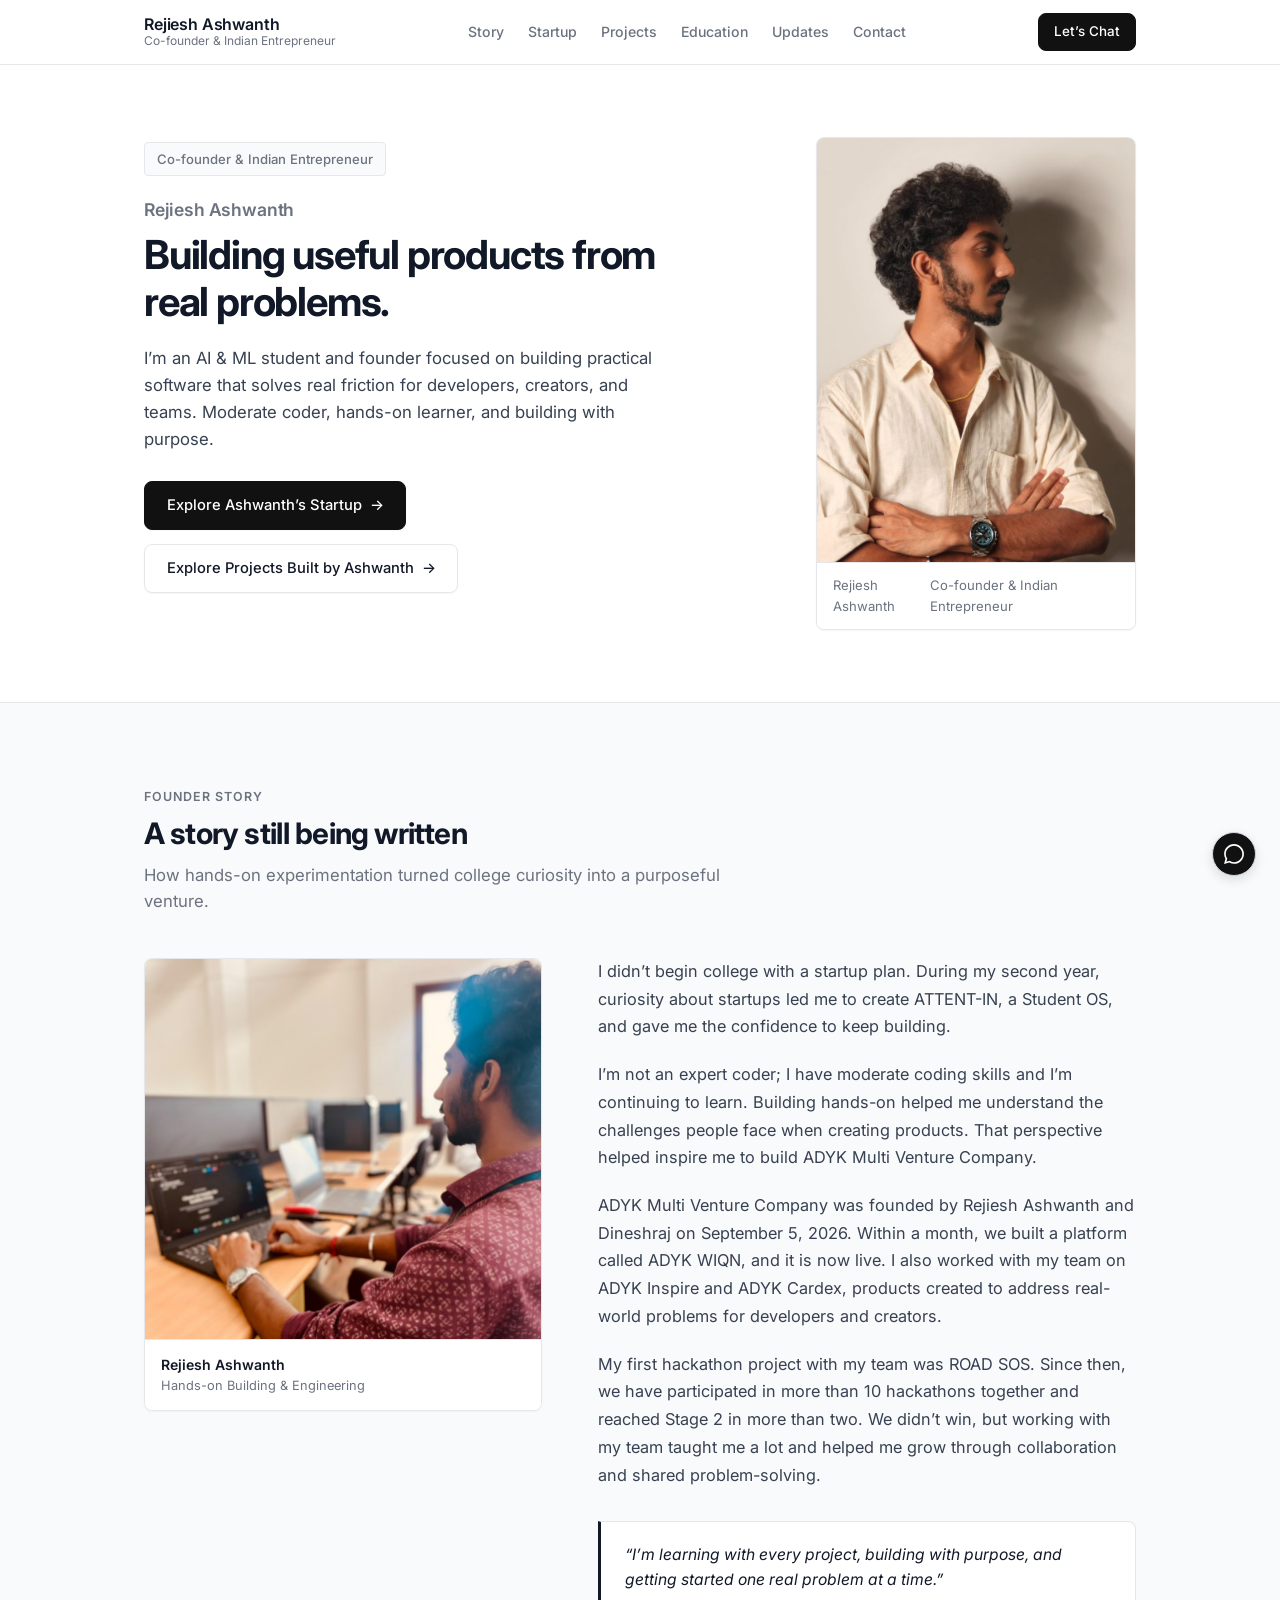
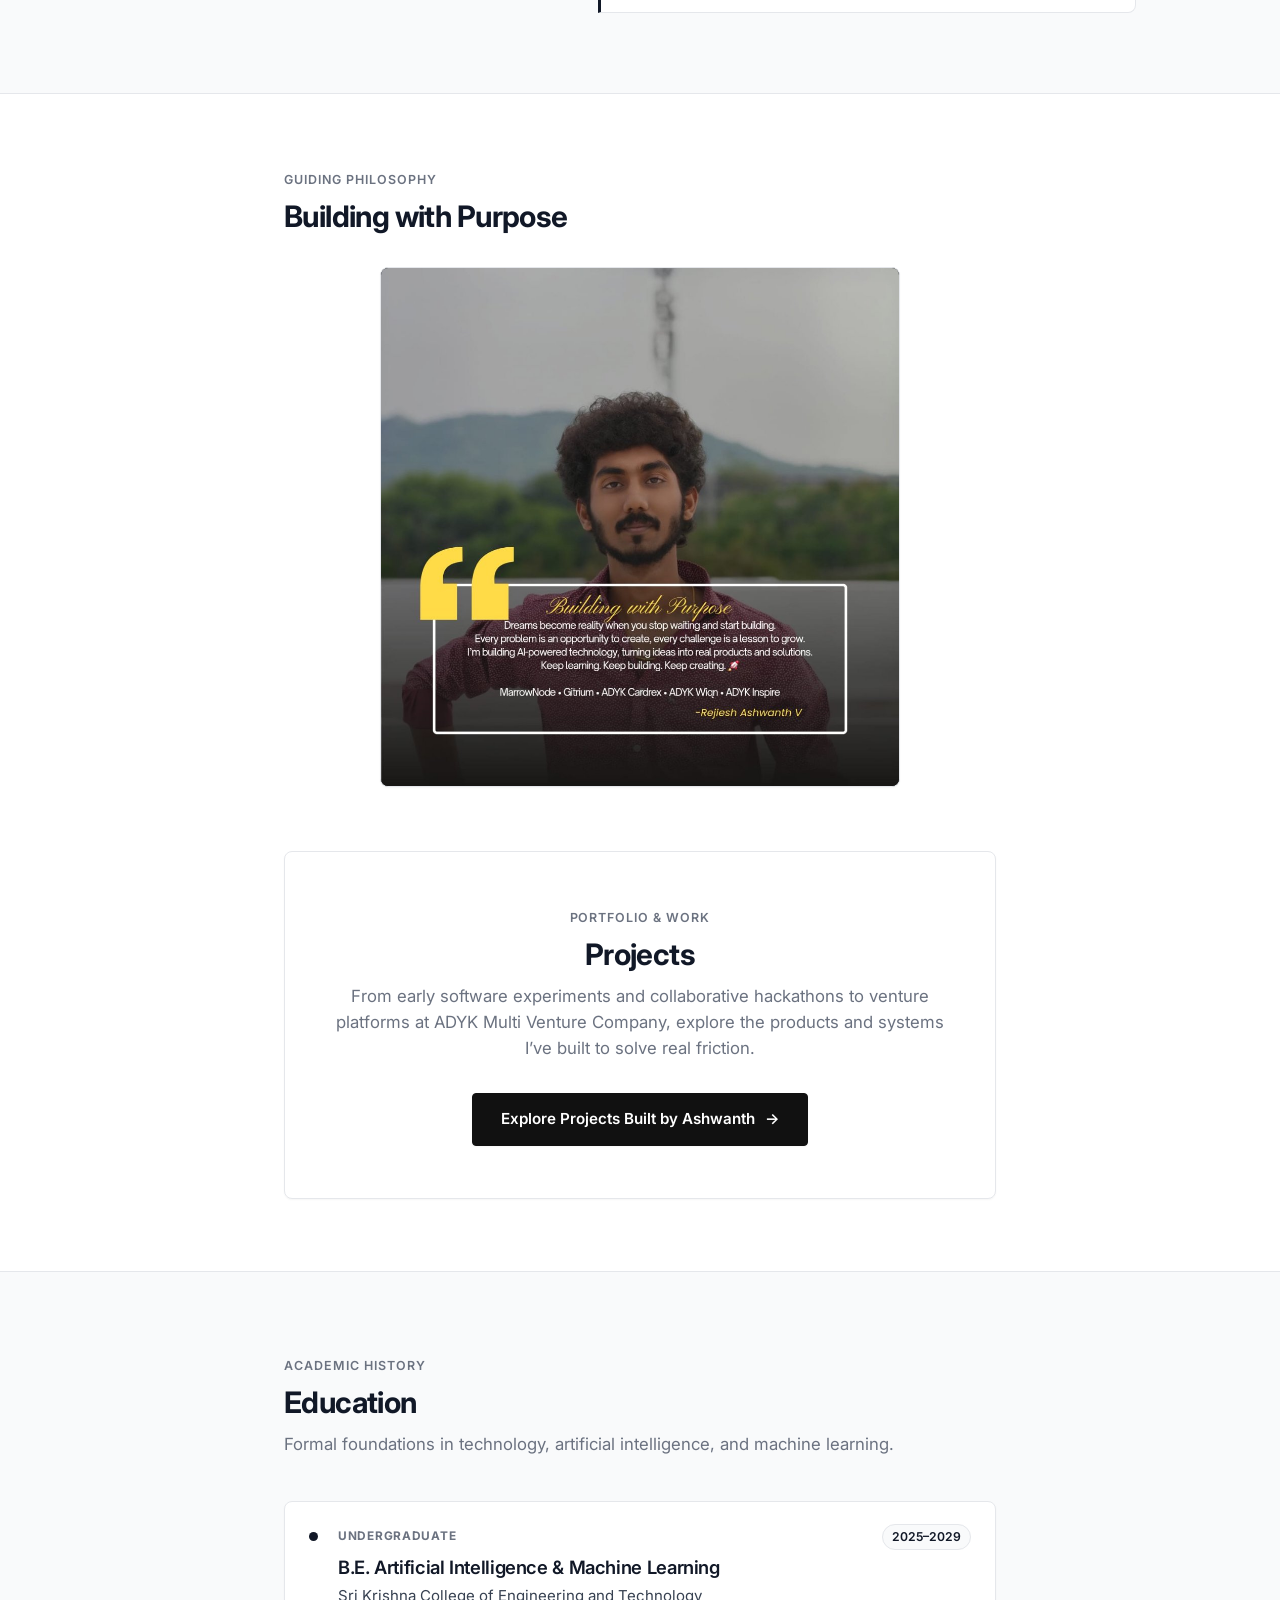
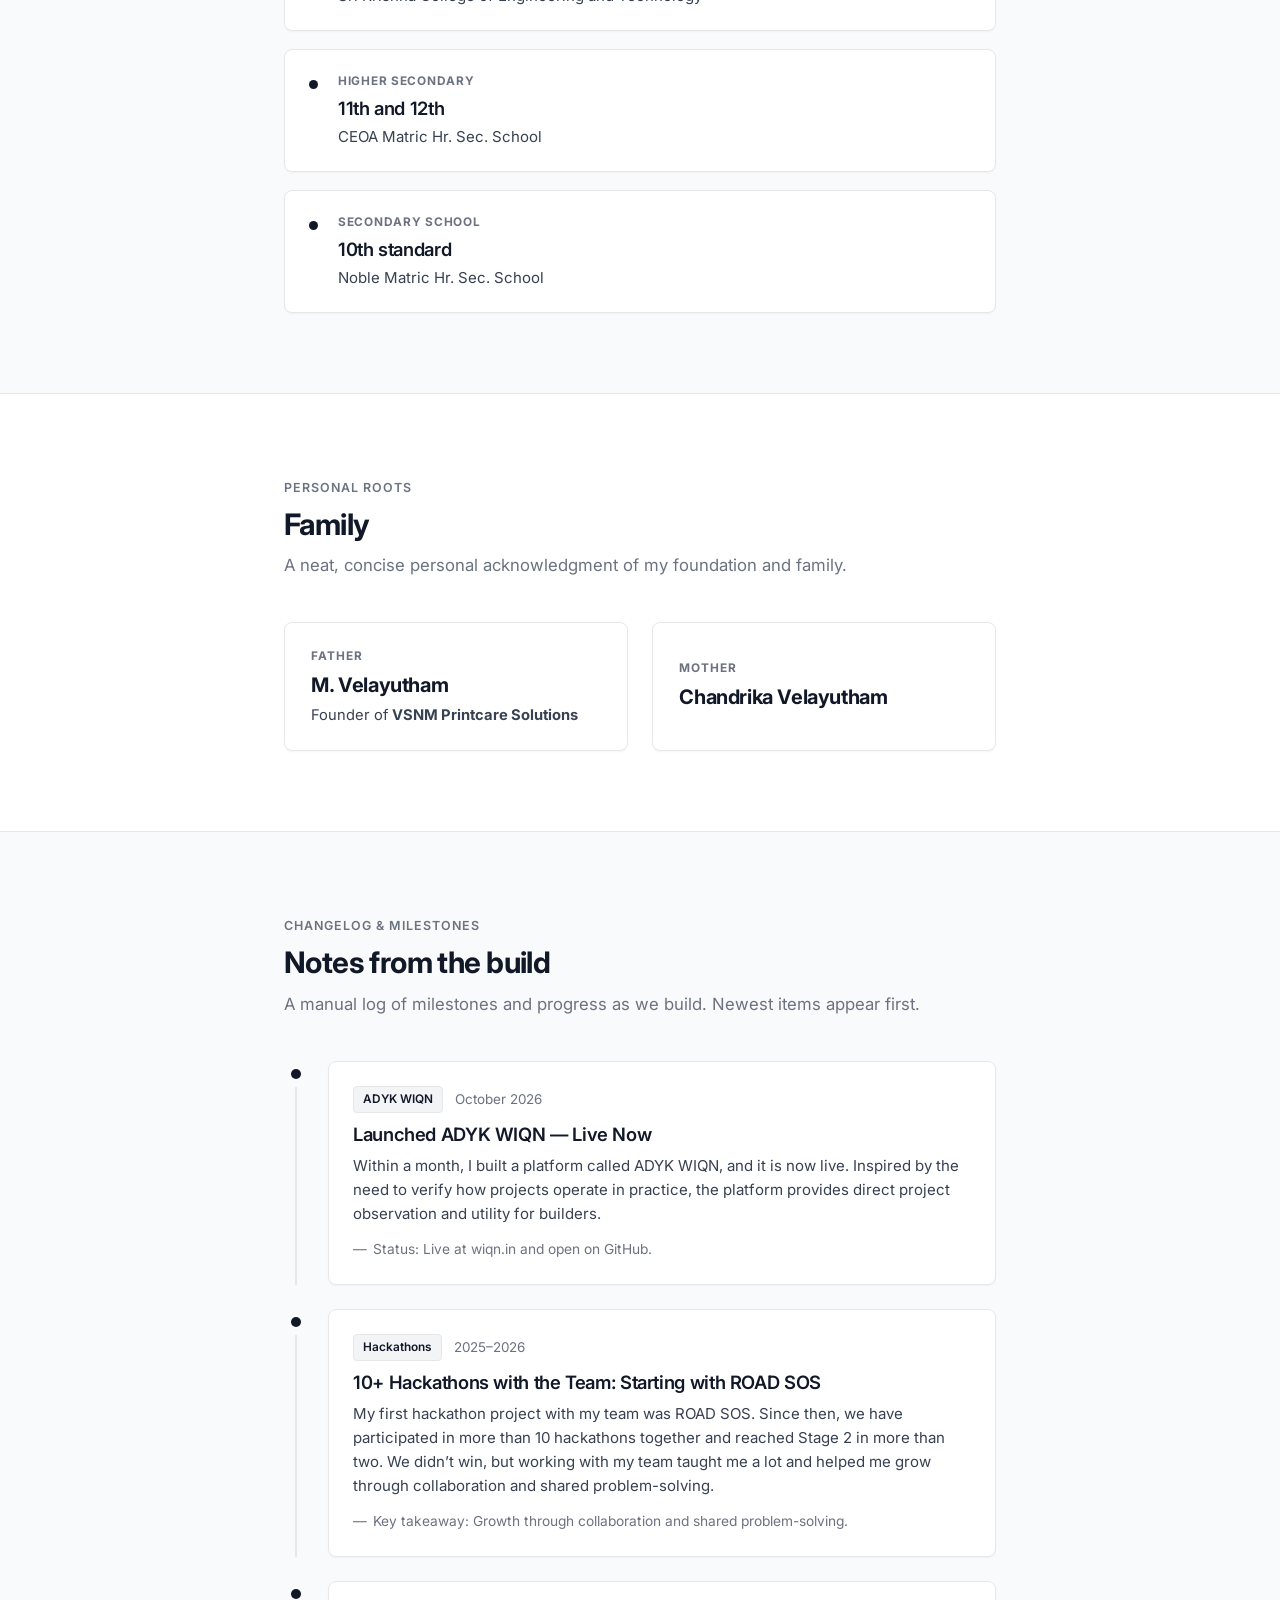
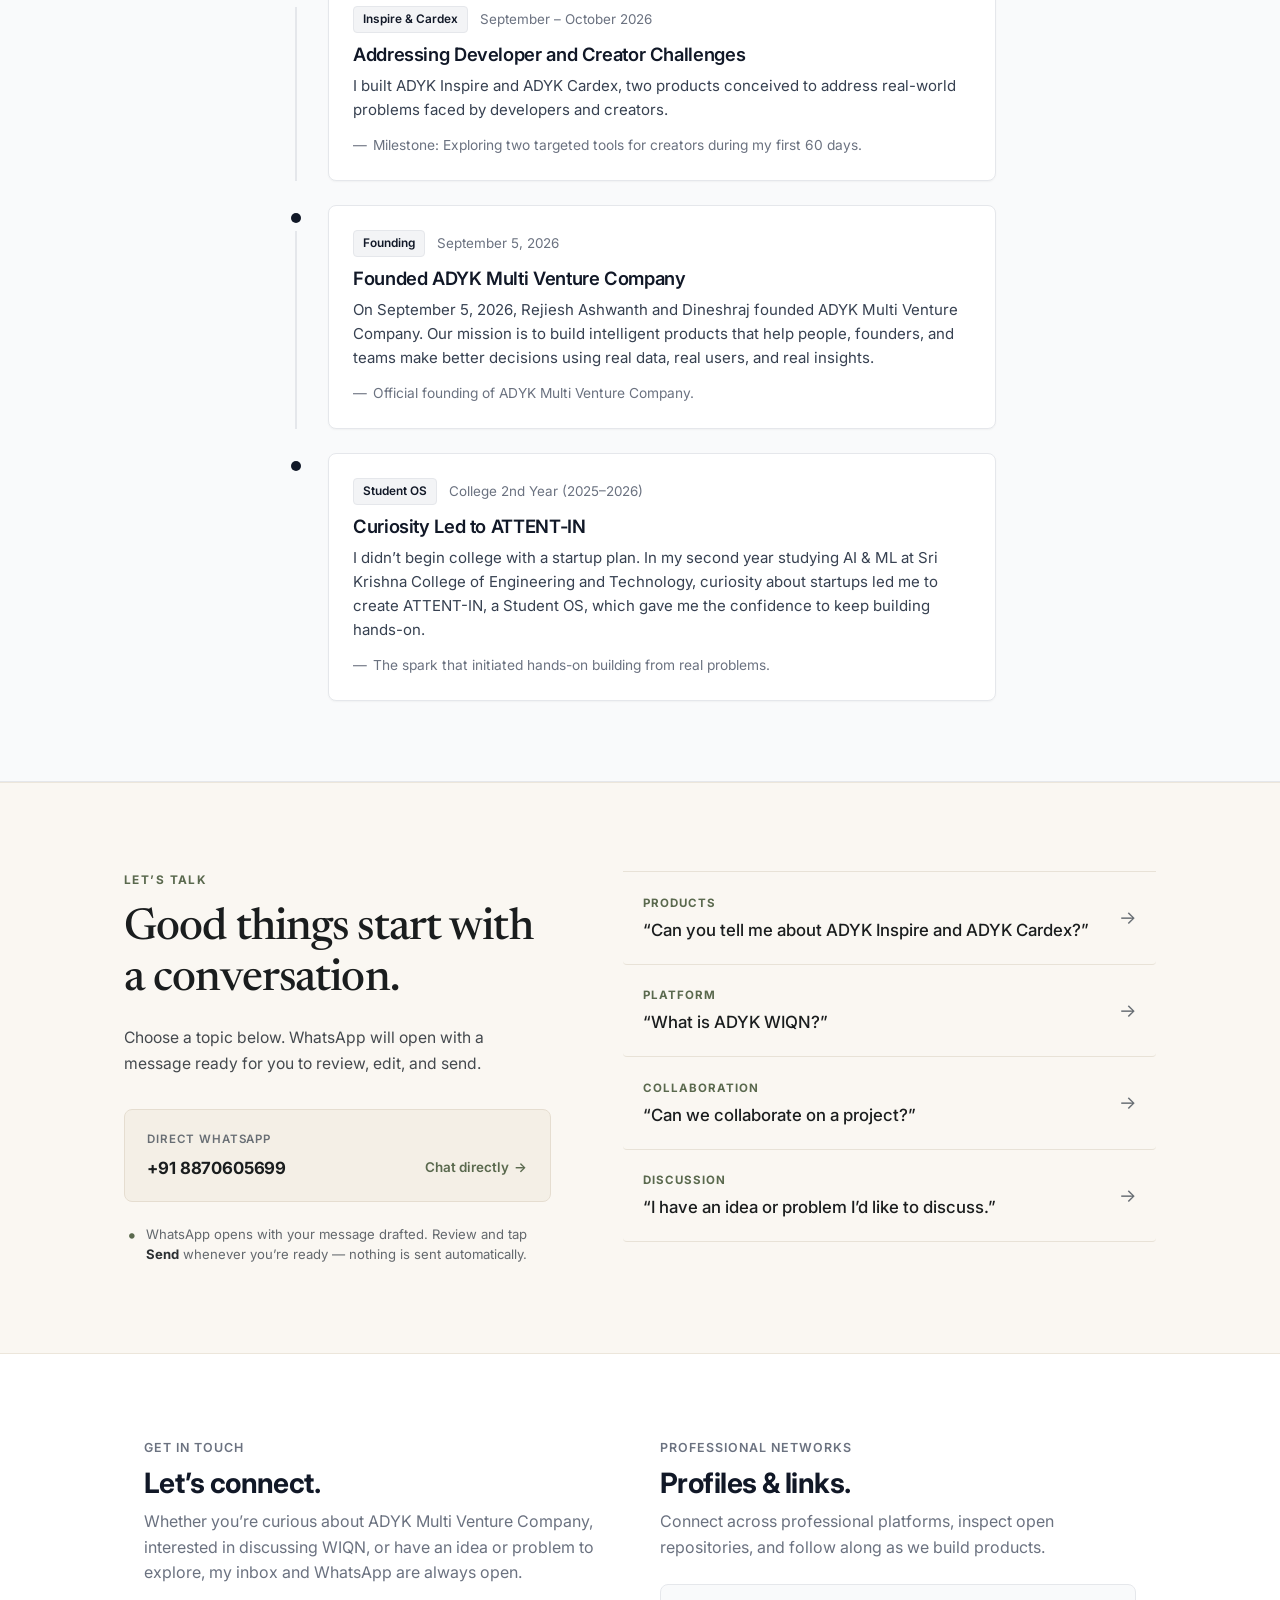
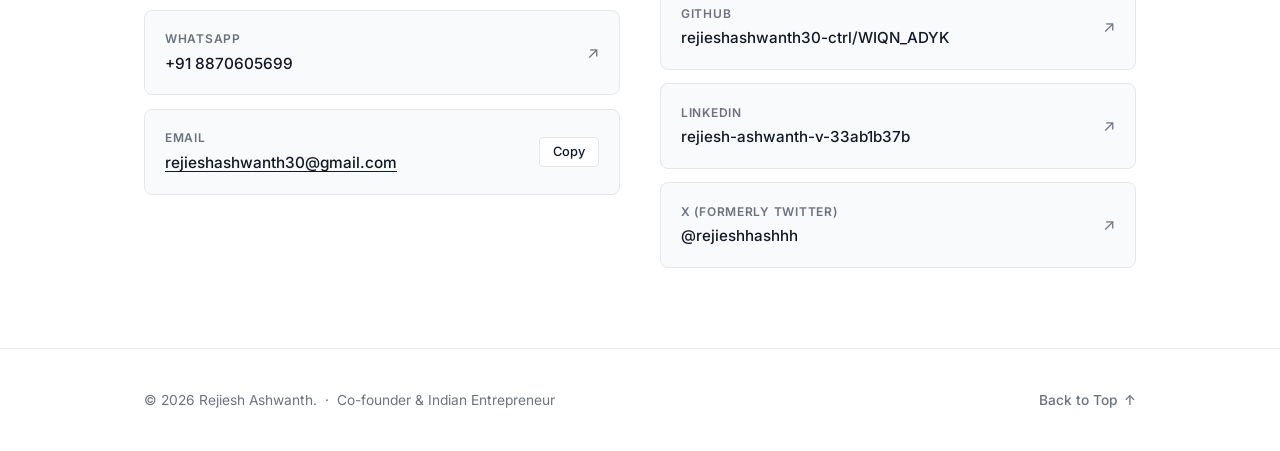
<file: index.html>
<!DOCTYPE html>
<html lang="en">
<head>
  <meta charset="UTF-8">
  <meta name="viewport" content="width=device-width, initial-scale=1.0">
  <title>Rejiesh Ashwanth — Co-founder &amp; Indian Entrepreneur</title>
  
  <!-- SEO Meta Tags -->
  <meta name="description" content="Personal founder website of Rejiesh Ashwanth, Co-founder and Indian Entrepreneur. Building useful products from real problems.">
  <meta name="keywords" content="Rejiesh Ashwanth, Indian Entrepreneur, Builder, MarrowNode, GITRIUM, ADYK WIQN, ADYK Inspire, ADYK Cardex, Founder, AI & ML">
  <meta name="author" content="Rejiesh Ashwanth">
  <meta name="theme-color" content="#ffffff">

  <!-- Open Graph -->
  <meta property="og:type" content="website">
  <meta property="og:title" content="Rejiesh Ashwanth — Co-founder &amp; Indian Entrepreneur">
  <meta property="og:description" content="Building useful products from real problems. Co-founder &amp; Indian Entrepreneur.">
  <meta property="og:image" content="assets/rejiesh-portrait.jpg">

  <!-- Favicon -->
  <link rel="icon" type="image/svg+xml" href="assets/favicon.svg">

  <!-- Google Fonts: Inter, Newsreader & Lora -->
  <link rel="preconnect" href="https://fonts.googleapis.com">
  <link rel="preconnect" href="https://fonts.gstatic.com" crossorigin>
  <link href="https://fonts.googleapis.com/css2?family=Inter:wght@400;500;600;700&family=Newsreader:ital,opsz,wght@0,6..72,400..600;1,6..72,400&family=Lora:ital,wght@0,500;0,600;1,400&display=swap" rel="stylesheet">

  <!-- Main Restrained Monochrome Stylesheet -->
  <link rel="stylesheet" href="css/style.css">
</head>
<body>

  <!-- ====================================================================
       NAVBAR
       Sticky navbar with plain text wordmark & subtitle (no RA badge)
       ==================================================================== -->
  <header id="site-header" class="site-header">
    <div class="nav-container">
      
      <!-- Wordmark: Plain text name and subtitle, no initials badge or icon -->
      <a href="#hero" class="nav-brand" aria-label="Rejiesh Ashwanth Home">
        <span class="brand-name">Rejiesh Ashwanth</span>
        <span class="brand-role">Co-founder &amp; Indian Entrepreneur</span>
      </a>

      <!-- Desktop Navigation Menu -->
      <nav class="nav-menu" aria-label="Main Navigation">
        <a href="#story" class="nav-link">Story</a>
        <a href="startup.html" class="nav-link">Startup</a>
        <a href="projects.html" class="nav-link">Projects</a>
        <a href="#education" class="nav-link">Education</a>
        <a href="#updates" class="nav-link">Updates</a>
        <a href="#contact" class="nav-link">Contact</a>
      </nav>

      <!-- Navbar Action: Let's Chat & Mobile Toggle -->
      <div class="nav-actions">
        <a href="https://wa.me/918870605699?text=Hi%20Rejiesh%2C%20I%20found%20your%20website%20and%20wanted%20to%20connect%21" 
           target="_blank" 
           rel="noopener noreferrer" 
           class="btn-nav-chat"
           aria-label="Direct message on WhatsApp">
          <span>Let’s Chat</span>
        </a>

        <!-- Mobile Menu Toggle Button -->
        <button id="mobile-menu-btn" class="mobile-menu-btn" aria-label="Toggle navigation menu" aria-expanded="false" aria-controls="mobile-menu">
          <span></span>
          <span></span>
          <span></span>
        </button>
      </div>

    </div>

    <!-- Mobile Navigation Dropdown -->
    <div id="mobile-menu" class="mobile-menu" aria-label="Mobile Navigation Menu">
      <a href="#story" class="mobile-nav-link">Story</a>
      <a href="startup.html" class="mobile-nav-link">Startup</a>
      <a href="projects.html" class="mobile-nav-link">Projects</a>
      <a href="#education" class="mobile-nav-link">Education</a>
      <a href="#updates" class="mobile-nav-link">Updates</a>
      <a href="#contact" class="mobile-nav-link">Contact</a>
      <a href="https://wa.me/918870605699?text=Hi%20Rejiesh%2C%20I%20found%20your%20website%20and%20wanted%20to%20connect%21" 
         target="_blank" 
         rel="noopener noreferrer" 
         class="btn-primary mobile-nav-chat">
        Let’s Chat on WhatsApp
      </a>
    </div>
  </header>

  <main>
    <!-- ====================================================================
         SECTION 1: HERO / OPENING
         Features Supplied Portrait Photo: assets/rejiesh-portrait.jpg
         ==================================================================== -->
    <section id="hero" class="hero-section" aria-label="Introduction">
      <div class="container">
        <div class="hero-grid">
          
          <!-- Narrative Content -->
          <div class="hero-content reveal-on-scroll">
            <div class="hero-role-tag">
              <span>Co-founder &amp; Indian Entrepreneur</span>
            </div>

            <span class="hero-name-label">Rejiesh Ashwanth</span>
            <h1 class="hero-headline">Building useful products from real problems.</h1>

            <p class="hero-intro">
              I’m an AI &amp; ML student and founder focused on building practical software that solves real friction for developers, creators, and teams. Moderate coder, hands-on learner, and building with purpose.
            </p>

            <div class="hero-cta-group">
              <a href="startup.html" class="btn-primary" id="hero-btn-startup" aria-label="Explore Ashwanth’s Startup">
                <span>Explore Ashwanth’s Startup</span>
                <span aria-hidden="true">→</span>
              </a>

              <a href="projects.html" class="btn-secondary" id="hero-btn-projects" aria-label="Explore Projects Built by Ashwanth">
                <span>Explore Projects Built by Ashwanth</span>
                <span aria-hidden="true">→</span>
              </a>
            </div>
          </div>

          <!-- Main Image: Newly Uploaded Portrait Photo -->
          <div class="hero-photo-wrapper reveal-on-scroll">
            <div class="hero-photo-frame">
              <img src="assets/rejiesh-portrait.jpg" 
                   alt="Portrait of Rejiesh Ashwanth, Co-founder and Indian Entrepreneur" 
                   class="hero-photo-img"
                   loading="eager">
              <div class="hero-photo-caption">
                <span>Rejiesh Ashwanth</span>
                <span>Co-founder &amp; Indian Entrepreneur</span>
              </div>
            </div>
          </div>

        </div>
      </div>
    </section>

    <!-- ====================================================================
         SECTION 2: FOUNDER STORY
         Title: "A story still being written"
         Features Work-at-Desk Photo: assets/rejiesh-work-1.jpg
         ==================================================================== -->
    <section id="story" class="section section-subtle" aria-label="Founder Story">
      <div class="container">
        
        <div class="section-header">
          <span class="section-kicker">Founder Story</span>
          <h2 class="section-title">A story still being written</h2>
          <p class="section-subtitle">
            How hands-on experimentation turned college curiosity into a purposeful venture.
          </p>
        </div>

        <div class="story-grid">
          
          <!-- Work-at-Desk Photo: assets/rejiesh-work-1.jpg -->
          <div class="story-photo-wrapper reveal-on-scroll">
            <div class="story-photo-card">
              <img src="assets/rejiesh-work-1.jpg" 
                   alt="Rejiesh Ashwanth focused on coding and product architecture at his desk" 
                   class="story-photo-img" 
                   loading="lazy">
              <div class="story-photo-caption">
                <div class="caption-title">Rejiesh Ashwanth</div>
                <div class="caption-role">Hands-on Building &amp; Engineering</div>
              </div>
            </div>
          </div>

          <!-- Story Narrative Text (Exact English) -->
          <div class="story-narrative reveal-on-scroll">
            <p class="story-paragraph">
              I didn’t begin college with a startup plan. During my second year, curiosity about startups led me to create ATTENT-IN, a Student OS, and gave me the confidence to keep building.
            </p>

            <p class="story-paragraph">
              I’m not an expert coder; I have moderate coding skills and I’m continuing to learn. Building hands-on helped me understand the challenges people face when creating products. That perspective helped inspire me to build ADYK Multi Venture Company.
            </p>

            <p class="story-paragraph">
              ADYK Multi Venture Company was founded by Rejiesh Ashwanth and Dineshraj on September 5, 2026. Within a month, we built a platform called ADYK WIQN, and it is now live. I also worked with my team on ADYK Inspire and ADYK Cardex, products created to address real-world problems for developers and creators.
            </p>

            <p class="story-paragraph">
              My first hackathon project with my team was ROAD SOS. Since then, we have participated in more than 10 hackathons together and reached Stage 2 in more than two. We didn’t win, but working with my team taught me a lot and helped me grow through collaboration and shared problem-solving.
            </p>

            <div class="story-quote-block">
              “I’m learning with every project, building with purpose, and getting started one real problem at a time.”
            </div>
          </div>

        </div>

      </div>
    </section>

    <!-- ====================================================================
         SECTION 2B: BUILDING WITH PURPOSE (STANDALONE QUOTE SECTION)
         Connects Founder Story to Projects Built
         ==================================================================== -->
    <section id="building-with-purpose" class="section section-white purpose-section" aria-label="Building with Purpose">
      <div class="container container-narrow">
        
        <div class="section-header text-center purpose-header reveal-on-scroll">
          <span class="section-kicker">Guiding Philosophy</span>
          <h2 class="section-title">Building with Purpose</h2>
        </div>

        <div class="purpose-card-wrapper reveal-on-scroll">
          <figure class="purpose-figure">
            <div class="purpose-image-frame">
              <img src="assets/building-with-purpose.jpg" 
                   alt="Rejiesh Ashwanth V portrait with quote: Building with Purpose. Dreams become reality when you stop waiting and start building. Every problem is an opportunity to create, every challenge is a lesson to grow. I’m building AI-powered technology, turning ideas into real products and solutions. Keep learning. Keep building. Keep creating. — Rejiesh Ashwanth V" 
                   class="purpose-image" 
                   width="1024" 
                   height="1024" 
                   loading="lazy">
            </div>
            <figcaption class="sr-only">
              <h3>Building with Purpose</h3>
              <blockquote>
                <p>Dreams become reality when you stop waiting and start building. Every problem is an opportunity to create, every challenge is a lesson to grow. I’m building AI-powered technology, turning ideas into real products and solutions. Keep learning. Keep building. Keep creating.</p>
                <footer>
                  <cite>— Rejiesh Ashwanth V</cite>
                  <p>Projects: MarrowNode, Gitrium, ADYK Cardex, ADYK Wiqn, ADYK Inspire</p>
                </footer>
              </blockquote>
            </figcaption>
          </figure>
        </div>

      </div>
    </section>

    <!-- ====================================================================
         SECTION 3: PROJECTS (INTRODUCTION & CLEAR EXPLORE BUTTON)
         Replaces full product grid with introduction and dedicated route
         ==================================================================== -->
    <section id="projects" class="section section-white" aria-label="Projects">
      <div class="container container-narrow">

        <div class="projects-preview-card reveal-on-scroll">
          <div class="section-header text-center">
            <span class="section-kicker">Portfolio &amp; Work</span>
            <h2 class="section-title">Projects</h2>
            <p class="section-subtitle">
              From early software experiments and collaborative hackathons to venture platforms at ADYK Multi Venture Company, explore the products and systems I’ve built to solve real friction.
            </p>
          </div>

          <div class="projects-preview-action">
            <a href="projects.html" class="btn-primary btn-explore-projects" id="btn-explore-projects" aria-label="Explore Projects Built by Ashwanth">
              <span>Explore Projects Built by Ashwanth</span>
              <span aria-hidden="true">→</span>
            </a>
          </div>
        </div>

      </div>
    </section>

    <!-- ====================================================================
         SECTION 4: EDUCATION
         Factual academic history as supplied (no guessed dates or status)
         ==================================================================== -->
    <section id="education" class="section section-subtle" aria-label="Education Background">
      <div class="container container-narrow">

        <div class="section-header">
          <span class="section-kicker">Academic History</span>
          <h2 class="section-title">Education</h2>
          <p class="section-subtitle">
            Formal foundations in technology, artificial intelligence, and machine learning.
          </p>
        </div>

        <div class="education-list">

          <!-- SKCET -->
          <div class="edu-item reveal-on-scroll">
            <div class="edu-bullet" aria-hidden="true"></div>
            <div class="edu-details">
              <div class="edu-row-top">
                <span class="edu-stage-tag">Undergraduate</span>
                <span class="edu-period-tag">2025–2029</span>
              </div>
              <h3 class="edu-title">B.E. Artificial Intelligence &amp; Machine Learning</h3>
              <div class="edu-school">Sri Krishna College of Engineering and Technology</div>
            </div>
          </div>

          <!-- CEOA -->
          <div class="edu-item reveal-on-scroll">
            <div class="edu-bullet" aria-hidden="true"></div>
            <div class="edu-details">
              <div class="edu-row-top">
                <span class="edu-stage-tag">Higher Secondary</span>
              </div>
              <h3 class="edu-title">11th and 12th</h3>
              <div class="edu-school">CEOA Matric Hr. Sec. School</div>
            </div>
          </div>

          <!-- Noble -->
          <div class="edu-item reveal-on-scroll">
            <div class="edu-bullet" aria-hidden="true"></div>
            <div class="edu-details">
              <div class="edu-row-top">
                <span class="edu-stage-tag">Secondary School</span>
              </div>
              <h3 class="edu-title">10th standard</h3>
              <div class="edu-school">Noble Matric Hr. Sec. School</div>
            </div>
          </div>

        </div>

      </div>
    </section>

    <!-- ====================================================================
         SECTION 5: FAMILY
         A neat, concise, and professional acknowledgment of family
         ==================================================================== -->
    <section id="family" class="section section-white" aria-label="Family and Roots">
      <div class="container container-narrow">

        <div class="section-header">
          <span class="section-kicker">Personal Roots</span>
          <h2 class="section-title">Family</h2>
          <p class="section-subtitle">
            A neat, concise personal acknowledgment of my foundation and family.
          </p>
        </div>

        <div class="family-grid">

          <!-- Father -->
          <div class="family-card reveal-on-scroll">
            <div class="family-relation">Father</div>
            <h3 class="family-name">M. Velayutham</h3>
            <p class="family-occupation">Founder of <strong>VSNM Printcare Solutions</strong></p>
          </div>

          <!-- Mother -->
          <div class="family-card reveal-on-scroll">
            <div class="family-relation">Mother</div>
            <h3 class="family-name">Chandrika Velayutham</h3>
          </div>

        </div>

      </div>
    </section>

    <!-- ====================================================================
         SECTION 6: MANUAL UPDATES ("NOTES FROM THE BUILD")
         Noticeably compact on mobile, newest items first, WIQN is live
         ==================================================================== -->
    <section id="updates" class="section section-subtle" aria-label="Latest Updates">
      <div class="container container-narrow">

        <div class="section-header">
          <span class="section-kicker">Changelog &amp; Milestones</span>
          <h2 class="section-title">Notes from the build</h2>
          <p class="section-subtitle">
            A manual log of milestones and progress as we build. Newest items appear first.
          </p>
        </div>

        <!-- Rendered by js/updates.js with pre-rendered fallback -->
        <div id="updates-container" class="updates-timeline">

          <!-- Item 1 (Newest): ADYK WIQN is live -->
          <article class="update-card reveal-on-scroll">
            <div class="update-card-rail" aria-hidden="true">
              <div class="update-node"></div>
              <div class="update-line"></div>
            </div>
            <div class="update-card-content">
              <div class="update-meta">
                <span class="update-badge">ADYK WIQN</span>
                <time class="update-date">October 2026</time>
              </div>
              <h3 class="update-title">Launched ADYK WIQN — Live Now</h3>
              <p class="update-body">
                Within a month, I built a platform called ADYK WIQN, and it is now live. Inspired by the need to verify how projects operate in practice, the platform provides direct project observation and utility for builders.
              </p>
              <div class="update-takeaway">
                <span class="takeaway-bullet" aria-hidden="true">—</span>
                <span>Live at wiqn.in and open on GitHub.</span>
              </div>
            </div>
          </article>

          <!-- Item 2: Hackathon Journey & ROAD SOS -->
          <article class="update-card reveal-on-scroll">
            <div class="update-card-rail" aria-hidden="true">
              <div class="update-node"></div>
              <div class="update-line"></div>
            </div>
            <div class="update-card-content">
              <div class="update-meta">
                <span class="update-badge">Hackathons</span>
                <time class="update-date">2025–2026</time>
              </div>
              <h3 class="update-title">10+ Hackathons with the Team: Starting with ROAD SOS</h3>
              <p class="update-body">
                My first hackathon project with my team was ROAD SOS. Since then, we have participated in more than 10 hackathons together and reached Stage 2 in more than two. We didn’t win, but working with my team taught me a lot and helped me grow through collaboration and shared problem-solving.
              </p>
              <div class="update-takeaway">
                <span class="takeaway-bullet" aria-hidden="true">—</span>
                <span>Growth through collaboration and shared problem-solving.</span>
              </div>
            </div>
          </article>

          <!-- Item 3: Inspire & Cardex -->
          <article class="update-card reveal-on-scroll">
            <div class="update-card-rail" aria-hidden="true">
              <div class="update-node"></div>
              <div class="update-line"></div>
            </div>
            <div class="update-card-content">
              <div class="update-meta">
                <span class="update-badge">Inspire &amp; Cardex</span>
                <time class="update-date">September – October 2026</time>
              </div>
              <h3 class="update-title">Addressing Developer and Creator Challenges</h3>
              <p class="update-body">
                I built ADYK Inspire and ADYK Cardex, two products conceived to address real-world problems faced by developers and creators.
              </p>
              <div class="update-takeaway">
                <span class="takeaway-bullet" aria-hidden="true">—</span>
                <span>Milestone: Exploring two targeted tools for creators during my first 60 days.</span>
              </div>
            </div>
          </article>

          <!-- Item 4: Founded ADYK Multi Venture Company -->
          <article class="update-card reveal-on-scroll">
            <div class="update-card-rail" aria-hidden="true">
              <div class="update-node"></div>
              <div class="update-line"></div>
            </div>
            <div class="update-card-content">
              <div class="update-meta">
                <span class="update-badge">Founding</span>
                <time class="update-date">September 5, 2026</time>
              </div>
              <h3 class="update-title">Founded ADYK Multi Venture Company</h3>
              <p class="update-body">
                On September 5, 2026, Rejiesh Ashwanth and Dineshraj founded ADYK Multi Venture Company. Our mission is to build intelligent products that help people, founders, and teams make better decisions using real data, real users, and real insights.
              </p>
              <div class="update-takeaway">
                <span class="takeaway-bullet" aria-hidden="true">—</span>
                <span>Official founding of ADYK Multi Venture Company.</span>
              </div>
            </div>
          </article>

          <!-- Item 5: ATTENT-IN Student OS -->
          <article class="update-card reveal-on-scroll">
            <div class="update-card-rail" aria-hidden="true">
              <div class="update-node"></div>
              <div class="update-line"></div>
            </div>
            <div class="update-card-content">
              <div class="update-meta">
                <span class="update-badge">Student OS</span>
                <time class="update-date">College 2nd Year (2025–2026)</time>
              </div>
              <h3 class="update-title">Curiosity Led to ATTENT-IN</h3>
              <p class="update-body">
                I didn’t begin college with a startup plan. In my second year studying AI &amp; ML at Sri Krishna College of Engineering and Technology, curiosity about startups led me to create ATTENT-IN, a Student OS, which gave me the confidence to keep building hands-on.
              </p>
              <div class="update-takeaway">
                <span class="takeaway-bullet" aria-hidden="true">—</span>
                <span>The spark that initiated hands-on building from real problems.</span>
              </div>
            </div>
          </article>

        </div>

      </div>
    </section>

    <!-- ====================================================================
         SECTION 8: START A CONVERSATION
         Editorial two-column layout: warm ivory background, charcoal typography,
         muted olive accent, direct WhatsApp option, and refined topic list with thin dividers
         ==================================================================== -->
    <section id="whatsapp-chat" class="talk-editorial-section" aria-label="Start a conversation">
      <div class="container container-talk">
        <div class="talk-editorial-grid">

          <!-- Left Column: Introduction & Direct Option -->
          <div class="talk-editorial-intro reveal-on-scroll">
            <span class="talk-kicker">LET’S TALK</span>
            <h2 class="talk-headline">Good things start with a conversation.</h2>
            <p class="talk-lead">
              Choose a topic below. WhatsApp will open with a message ready for you to review, edit, and send.
            </p>

            <!-- Direct Contact Option -->
            <div class="talk-direct-option">
              <span class="talk-direct-label">Direct WhatsApp</span>
              <a href="https://wa.me/918870605699?text=Hi%20Rejiesh%2C%20I%20would%20like%20to%20connect%21" 
                 target="_blank" 
                 rel="noopener noreferrer" 
                 class="talk-direct-link"
                 aria-label="Direct message Rejiesh on WhatsApp at +91 8870605699 (opens in new tab)">
                <span class="talk-direct-number">+91 8870605699</span>
                <span class="talk-direct-cta">Chat directly <span class="talk-arrow" aria-hidden="true">→</span></span>
              </a>
            </div>

            <!-- Small Elegant Note -->
            <div class="talk-inline-note">
              <span class="talk-note-dot" aria-hidden="true">•</span>
              <p class="talk-note-text">
                WhatsApp opens with your message drafted. Review and tap <strong>Send</strong> whenever you’re ready — nothing is sent automatically.
              </p>
            </div>
          </div>

          <!-- Right Column: Conversation Topics List -->
          <div class="talk-editorial-topics reveal-on-scroll">
            <div class="talk-topics-list" role="list">

              <!-- Topic 1: Products -->
              <a href="https://wa.me/918870605699?text=Can%20you%20tell%20me%20about%20ADYK%20Inspire%20and%20ADYK%20Cardex%3F" 
                 target="_blank" 
                 rel="noopener noreferrer" 
                 class="talk-topic-row" 
                 role="listitem"
                 aria-label="Ask about Products: Can you tell me about ADYK Inspire and ADYK Cardex? (opens WhatsApp)">
                <div class="talk-topic-content">
                  <span class="talk-topic-tag">Products</span>
                  <span class="talk-topic-phrase">“Can you tell me about ADYK Inspire and ADYK Cardex?”</span>
                </div>
                <span class="talk-topic-arrow" aria-hidden="true">→</span>
              </a>

              <!-- Topic 2: Platform -->
              <a href="https://wa.me/918870605699?text=What%20is%20ADYK%20WIQN%3F" 
                 target="_blank" 
                 rel="noopener noreferrer" 
                 class="talk-topic-row" 
                 role="listitem"
                 aria-label="Ask about Platform: What is ADYK WIQN? (opens WhatsApp)">
                <div class="talk-topic-content">
                  <span class="talk-topic-tag">Platform</span>
                  <span class="talk-topic-phrase">“What is ADYK WIQN?”</span>
                </div>
                <span class="talk-topic-arrow" aria-hidden="true">→</span>
              </a>

              <!-- Topic 3: Collaboration -->
              <a href="https://wa.me/918870605699?text=Can%20we%20collaborate%20on%20a%20project%3F" 
                 target="_blank" 
                 rel="noopener noreferrer" 
                 class="talk-topic-row" 
                 role="listitem"
                 aria-label="Ask about Collaboration: Can we collaborate on a project? (opens WhatsApp)">
                <div class="talk-topic-content">
                  <span class="talk-topic-tag">Collaboration</span>
                  <span class="talk-topic-phrase">“Can we collaborate on a project?”</span>
                </div>
                <span class="talk-topic-arrow" aria-hidden="true">→</span>
              </a>

              <!-- Topic 4: Discussion -->
              <a href="https://wa.me/918870605699?text=I%20have%20an%20idea%20or%20problem%20I%E2%80%99d%20like%20to%20discuss." 
                 target="_blank" 
                 rel="noopener noreferrer" 
                 class="talk-topic-row" 
                 role="listitem"
                 aria-label="Ask about Discussion: I have an idea or problem I’d like to discuss. (opens WhatsApp)">
                <div class="talk-topic-content">
                  <span class="talk-topic-tag">Discussion</span>
                  <span class="talk-topic-phrase">“I have an idea or problem I’d like to discuss.”</span>
                </div>
                <span class="talk-topic-arrow" aria-hidden="true">→</span>
              </a>

            </div>
          </div>

        </div>
      </div>
    </section>

    <!-- ====================================================================
         SECTION 9: CONTACT AND SOCIAL LINKS
         ==================================================================== -->
    <section id="contact" class="section section-white" aria-label="Contact and Social Links">
      <div class="container">

        <div class="contact-container reveal-on-scroll">

          <!-- Left Column: Direct Inquiries -->
          <div class="contact-info-col">
            <div>
              <span class="section-kicker">Get in Touch</span>
              <h2 class="contact-headline">Let’s connect.</h2>
              <p class="contact-subtext">
                Whether you’re curious about ADYK Multi Venture Company, interested in discussing WIQN, or have an idea or problem to explore, my inbox and WhatsApp are always open.
              </p>
            </div>

            <!-- Direct Contact Channels -->
            <div class="contact-channels-list">
              
              <!-- WhatsApp Direct -->
              <a href="https://wa.me/918870605699" 
                 target="_blank" 
                 rel="noopener noreferrer" 
                 class="channel-card"
                 aria-label="Direct WhatsApp message to +91 8870605699 (opens in new tab)">
                <div class="channel-left">
                  <span class="channel-label">WhatsApp</span>
                  <span class="channel-value">+91 8870605699</span>
                </div>
                <span class="arrow-icon" aria-hidden="true">↗</span>
              </a>

              <!-- Email Channel with Copy button -->
              <div class="channel-card channel-card-email">
                <div class="channel-left">
                  <span class="channel-label">Email</span>
                  <a href="mailto:rejieshashwanth30@gmail.com" class="channel-value email-value" aria-label="Email Rejiesh Ashwanth">
                    rejieshashwanth30@gmail.com
                  </a>
                </div>
                <div class="channel-email-actions">
                  <button id="copy-email-btn" class="btn-copy-email" type="button" aria-label="Copy email address to clipboard">
                    Copy
                  </button>
                  <span id="copy-feedback" class="copy-feedback-toast" role="status" aria-live="polite">Copied!</span>
                </div>
              </div>

            </div>
          </div>

          <!-- Right Column: Professional Profiles -->
          <div class="contact-info-col">
            <div>
              <span class="section-kicker">Professional Networks</span>
              <h2 class="contact-headline">Profiles &amp; links.</h2>
              <p class="contact-subtext">
                Connect across professional platforms, inspect open repositories, and follow along as we build products.
              </p>
            </div>

            <div class="social-links-grid">

              <!-- GitHub -->
              <a href="https://github.com/rejieshashwanth30-ctrl/WIQN_ADYK" 
                 target="_blank" 
                 rel="noopener noreferrer" 
                 class="social-link-card"
                 aria-label="View WIQN project repository on GitHub (opens in new tab)">
                <div>
                  <div class="social-network-title">GitHub</div>
                  <div class="social-handle">rejieshashwanth30-ctrl/WIQN_ADYK</div>
                </div>
                <span class="arrow-icon" aria-hidden="true">↗</span>
              </a>

              <!-- LinkedIn -->
              <a href="https://www.linkedin.com/in/rejiesh-ashwanth-v-33ab1b37b" 
                 target="_blank" 
                 rel="noopener noreferrer" 
                 class="social-link-card"
                 aria-label="Visit Rejiesh Ashwanth on LinkedIn (opens in new tab)">
                <div>
                  <div class="social-network-title">LinkedIn</div>
                  <div class="social-handle">rejiesh-ashwanth-v-33ab1b37b</div>
                </div>
                <span class="arrow-icon" aria-hidden="true">↗</span>
              </a>

              <!-- X / Twitter -->
              <a href="https://x.com/rejieshhashhh" 
                 target="_blank" 
                 rel="noopener noreferrer" 
                 class="social-link-card"
                 aria-label="Visit Rejiesh Ashwanth on X (opens in new tab)">
                <div>
                  <div class="social-network-title">X (formerly Twitter)</div>
                  <div class="social-handle">@rejieshhashhh</div>
                </div>
                <span class="arrow-icon" aria-hidden="true">↗</span>
              </a>

            </div>
          </div>

        </div>

      </div>
    </section>
  </main>

  <!-- ====================================================================
       COMPACT FLOATING WHATSAPP BUTTON (OUT OF THE WAY, ACCESSIBLE)
       ==================================================================== -->
  <aside aria-label="Quick WhatsApp Contact">
    <a href="https://wa.me/918870605699?text=Hi%20Rejiesh%2C%20I%20found%20your%20website%20and%20wanted%20to%20connect%21" 
       target="_blank" 
       rel="noopener noreferrer" 
       class="floating-whatsapp-btn"
       aria-label="Direct message on WhatsApp (opens in new tab)">
      <svg width="20" height="20" viewBox="0 0 24 24" fill="currentColor" aria-hidden="true">
        <path d="M.057 24l1.687-6.163c-1.041-1.804-1.588-3.849-1.587-5.946.003-6.556 5.338-11.891 11.893-11.891 3.181.001 6.167 1.24 8.413 3.488 2.245 2.248 3.481 5.236 3.48 8.414-.003 6.557-5.338 11.892-11.893 11.892-1.99-.001-3.951-.5-5.688-1.448l-6.305 1.654zm6.597-3.807c1.676.995 3.276 1.591 5.392 1.592 5.448 0 9.886-4.434 9.889-9.885.002-5.462-4.415-9.89-9.881-9.892-5.452 0-9.887 4.434-9.889 9.884-.001 2.225.651 3.891 1.746 5.634l-.999 3.648 3.742-.981z"/>
      </svg>
    </a>
  </aside>

  <!-- ====================================================================
       FOOTER
       ==================================================================== -->
  <footer class="site-footer">
    <div class="container footer-content">
      <div class="footer-left">
        <span>© <span id="current-year">2026</span> Rejiesh Ashwanth.</span>
        <span aria-hidden="true">·</span>
        <span>Co-founder &amp; Indian Entrepreneur</span>
      </div>

      <div class="footer-right">
        <a href="#hero" class="back-to-top-btn" aria-label="Scroll back to top">
          <span>Back to Top</span>
          <span aria-hidden="true">↑</span>
        </a>
      </div>
    </div>
  </footer>

  <!-- Scripts -->
  <script src="js/updates.js"></script>
  <script src="js/main.js"></script>
</body>
</html>
</file>
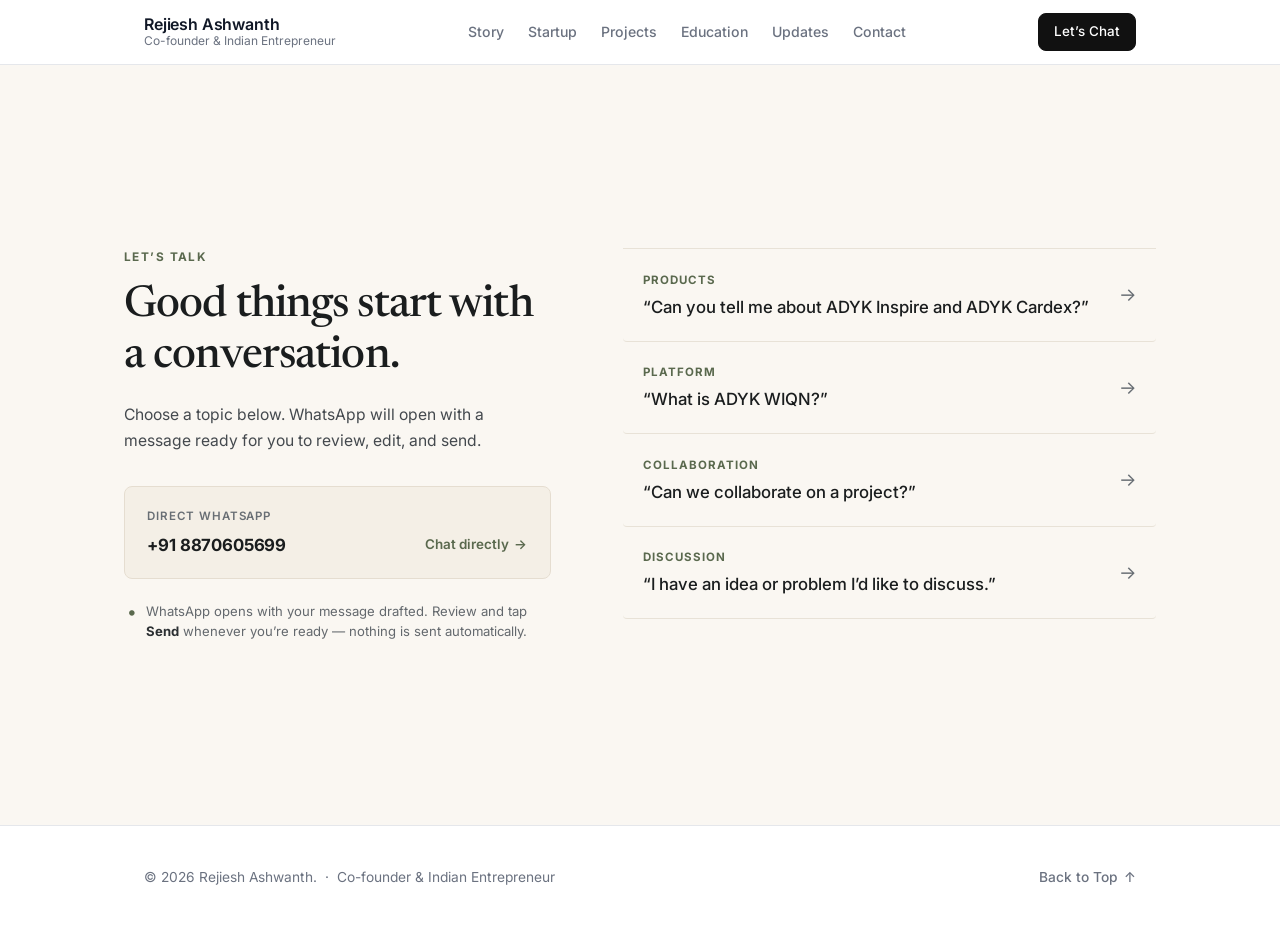
<file: conversation.html>
<!DOCTYPE html>
<html lang="en">
<head>
  <meta charset="UTF-8">
  <meta name="viewport" content="width=device-width, initial-scale=1.0">
  <title>Start a Conversation — Rejiesh Ashwanth</title>
  
  <!-- SEO Meta Tags -->
  <meta name="description" content="Start a conversation with Rejiesh Ashwanth. Direct WhatsApp contact and discussion topics on products, platforms, and collaboration.">
  <meta name="keywords" content="Rejiesh Ashwanth, Contact, WhatsApp, Products, Start a conversation, Collaboration, Discussion">
  <meta name="author" content="Rejiesh Ashwanth">
  <meta name="theme-color" content="#FAF7F2">

  <!-- Open Graph -->
  <meta property="og:type" content="website">
  <meta property="og:title" content="Start a Conversation — Rejiesh Ashwanth">
  <meta property="og:description" content="Good things start with a conversation. Connect directly or choose a topic on WhatsApp.">
  <meta property="og:image" content="assets/rejiesh-portrait.jpg">

  <!-- Favicon -->
  <link rel="icon" type="image/svg+xml" href="assets/favicon.svg">

  <!-- Google Fonts: Inter, Newsreader & Lora -->
  <link rel="preconnect" href="https://fonts.googleapis.com">
  <link rel="preconnect" href="https://fonts.gstatic.com" crossorigin>
  <link href="https://fonts.googleapis.com/css2?family=Inter:wght@400;500;600;700&family=Newsreader:ital,opsz,wght@0,6..72,400..600;1,6..72,400&family=Lora:ital,wght@0,500;0,600;1,400&display=swap" rel="stylesheet">

  <!-- Main Restrained Monochrome Stylesheet -->
  <link rel="stylesheet" href="css/style.css">
</head>
<body style="background-color: #FAF7F2;">

  <!-- ====================================================================
       NAVBAR
       Sticky navbar with plain text wordmark & subtitle
       ==================================================================== -->
  <header id="site-header" class="site-header">
    <div class="nav-container">
      
      <!-- Wordmark: Returns to Home -->
      <a href="index.html" class="nav-brand" aria-label="Rejiesh Ashwanth Home">
        <span class="brand-name">Rejiesh Ashwanth</span>
        <span class="brand-role">Co-founder &amp; Indian Entrepreneur</span>
      </a>

      <!-- Desktop Navigation Menu -->
      <nav class="nav-menu" aria-label="Main Navigation">
        <a href="index.html#story" class="nav-link">Story</a>
        <a href="startup.html" class="nav-link">Startup</a>
        <a href="projects.html" class="nav-link">Projects</a>
        <a href="index.html#education" class="nav-link">Education</a>
        <a href="index.html#updates" class="nav-link">Updates</a>
        <a href="index.html#contact" class="nav-link">Contact</a>
      </nav>

      <!-- Navbar Action: Let's Chat & Mobile Toggle -->
      <div class="nav-actions">
        <a href="https://wa.me/918870605699?text=Hi%20Rejiesh%2C%20I%20found%20your%20website%20and%20wanted%20to%20connect%21" 
           target="_blank" 
           rel="noopener noreferrer" 
           class="btn-nav-chat"
           aria-label="Direct message on WhatsApp">
          <span>Let’s Chat</span>
        </a>

        <!-- Mobile Menu Toggle Button -->
        <button id="mobile-menu-btn" class="mobile-menu-btn" aria-label="Toggle navigation menu" aria-expanded="false" aria-controls="mobile-menu">
          <span></span>
          <span></span>
          <span></span>
        </button>
      </div>

    </div>

    <!-- Mobile Navigation Dropdown -->
    <div id="mobile-menu" class="mobile-menu" aria-label="Mobile Navigation Menu">
      <a href="index.html#story" class="mobile-nav-link">Story</a>
      <a href="startup.html" class="mobile-nav-link">Startup</a>
      <a href="projects.html" class="mobile-nav-link">Projects</a>
      <a href="index.html#education" class="mobile-nav-link">Education</a>
      <a href="index.html#updates" class="mobile-nav-link">Updates</a>
      <a href="index.html#contact" class="mobile-nav-link">Contact</a>
      <a href="https://wa.me/918870605699?text=Hi%20Rejiesh%2C%20I%20found%20your%20website%20and%20wanted%20to%20connect%21" 
         target="_blank" 
         rel="noopener noreferrer" 
         class="btn-primary mobile-nav-chat">
        Let’s Chat on WhatsApp
      </a>
    </div>
  </header>

  <main style="min-height: calc(100vh - 140px); display: flex; flex-direction: column; justify-content: center; background-color: #FAF7F2;">
    <!-- ====================================================================
         START A CONVERSATION — EDITORIAL DESIGN
         Editorial two-column layout: warm ivory background, charcoal typography,
         muted olive accent, direct WhatsApp option, and refined topic list with thin dividers
         ==================================================================== -->
    <section id="whatsapp-chat" class="talk-editorial-section" style="border: none;" aria-label="Start a conversation">
      <div class="container container-talk">
        <div class="talk-editorial-grid">

          <!-- Left Column: Introduction & Direct Option -->
          <div class="talk-editorial-intro reveal-on-scroll">
            <span class="talk-kicker">LET’S TALK</span>
            <h1 class="talk-headline" style="margin-top: 0;">Good things start with a conversation.</h1>
            <p class="talk-lead">
              Choose a topic below. WhatsApp will open with a message ready for you to review, edit, and send.
            </p>

            <!-- Direct Contact Option -->
            <div class="talk-direct-option">
              <span class="talk-direct-label">Direct WhatsApp</span>
              <a href="https://wa.me/918870605699?text=Hi%20Rejiesh%2C%20I%20would%20like%20to%20connect%21" 
                 target="_blank" 
                 rel="noopener noreferrer" 
                 class="talk-direct-link"
                 aria-label="Direct message Rejiesh on WhatsApp at +91 8870605699 (opens in new tab)">
                <span class="talk-direct-number">+91 8870605699</span>
                <span class="talk-direct-cta">Chat directly <span class="talk-arrow" aria-hidden="true">→</span></span>
              </a>
            </div>

            <!-- Small Elegant Note -->
            <div class="talk-inline-note">
              <span class="talk-note-dot" aria-hidden="true">•</span>
              <p class="talk-note-text">
                WhatsApp opens with your message drafted. Review and tap <strong>Send</strong> whenever you’re ready — nothing is sent automatically.
              </p>
            </div>
          </div>

          <!-- Right Column: Conversation Topics List -->
          <div class="talk-editorial-topics reveal-on-scroll">
            <div class="talk-topics-list" role="list">

              <!-- Topic 1: Products -->
              <a href="https://wa.me/918870605699?text=Can%20you%20tell%20me%20about%20ADYK%20Inspire%20and%20ADYK%20Cardex%3F" 
                 target="_blank" 
                 rel="noopener noreferrer" 
                 class="talk-topic-row" 
                 role="listitem"
                 aria-label="Ask about Products: Can you tell me about ADYK Inspire and ADYK Cardex? (opens WhatsApp)">
                <div class="talk-topic-content">
                  <span class="talk-topic-tag">Products</span>
                  <span class="talk-topic-phrase">“Can you tell me about ADYK Inspire and ADYK Cardex?”</span>
                </div>
                <span class="talk-topic-arrow" aria-hidden="true">→</span>
              </a>

              <!-- Topic 2: Platform -->
              <a href="https://wa.me/918870605699?text=What%20is%20ADYK%20WIQN%3F" 
                 target="_blank" 
                 rel="noopener noreferrer" 
                 class="talk-topic-row" 
                 role="listitem"
                 aria-label="Ask about Platform: What is ADYK WIQN? (opens WhatsApp)">
                <div class="talk-topic-content">
                  <span class="talk-topic-tag">Platform</span>
                  <span class="talk-topic-phrase">“What is ADYK WIQN?”</span>
                </div>
                <span class="talk-topic-arrow" aria-hidden="true">→</span>
              </a>

              <!-- Topic 3: Collaboration -->
              <a href="https://wa.me/918870605699?text=Can%20we%20collaborate%20on%20a%20project%3F" 
                 target="_blank" 
                 rel="noopener noreferrer" 
                 class="talk-topic-row" 
                 role="listitem"
                 aria-label="Ask about Collaboration: Can we collaborate on a project? (opens WhatsApp)">
                <div class="talk-topic-content">
                  <span class="talk-topic-tag">Collaboration</span>
                  <span class="talk-topic-phrase">“Can we collaborate on a project?”</span>
                </div>
                <span class="talk-topic-arrow" aria-hidden="true">→</span>
              </a>

              <!-- Topic 4: Discussion -->
              <a href="https://wa.me/918870605699?text=I%20have%20an%20idea%20or%20problem%20I%E2%80%99d%20like%20to%20discuss." 
                 target="_blank" 
                 rel="noopener noreferrer" 
                 class="talk-topic-row" 
                 role="listitem"
                 aria-label="Ask about Discussion: I have an idea or problem I’d like to discuss. (opens WhatsApp)">
                <div class="talk-topic-content">
                  <span class="talk-topic-tag">Discussion</span>
                  <span class="talk-topic-phrase">“I have an idea or problem I’d like to discuss.”</span>
                </div>
                <span class="talk-topic-arrow" aria-hidden="true">→</span>
              </a>

            </div>
          </div>

        </div>
      </div>
    </section>
  </main>

  <!-- Sticky Footer -->
  <footer class="site-footer">
    <div class="container footer-content">
      <div class="footer-left">
        <span>© <span id="current-year">2026</span> Rejiesh Ashwanth.</span>
        <span aria-hidden="true">·</span>
        <span>Co-founder &amp; Indian Entrepreneur</span>
      </div>
      <div class="footer-right">
        <a href="#site-header" class="back-to-top-btn" aria-label="Scroll back to top">
          <span>Back to Top</span>
          <span aria-hidden="true">↑</span>
        </a>
      </div>
    </div>
  </footer>

  <!-- Main JavaScript File -->
  <script src="js/main.js"></script>
</body>
</html>
</file>
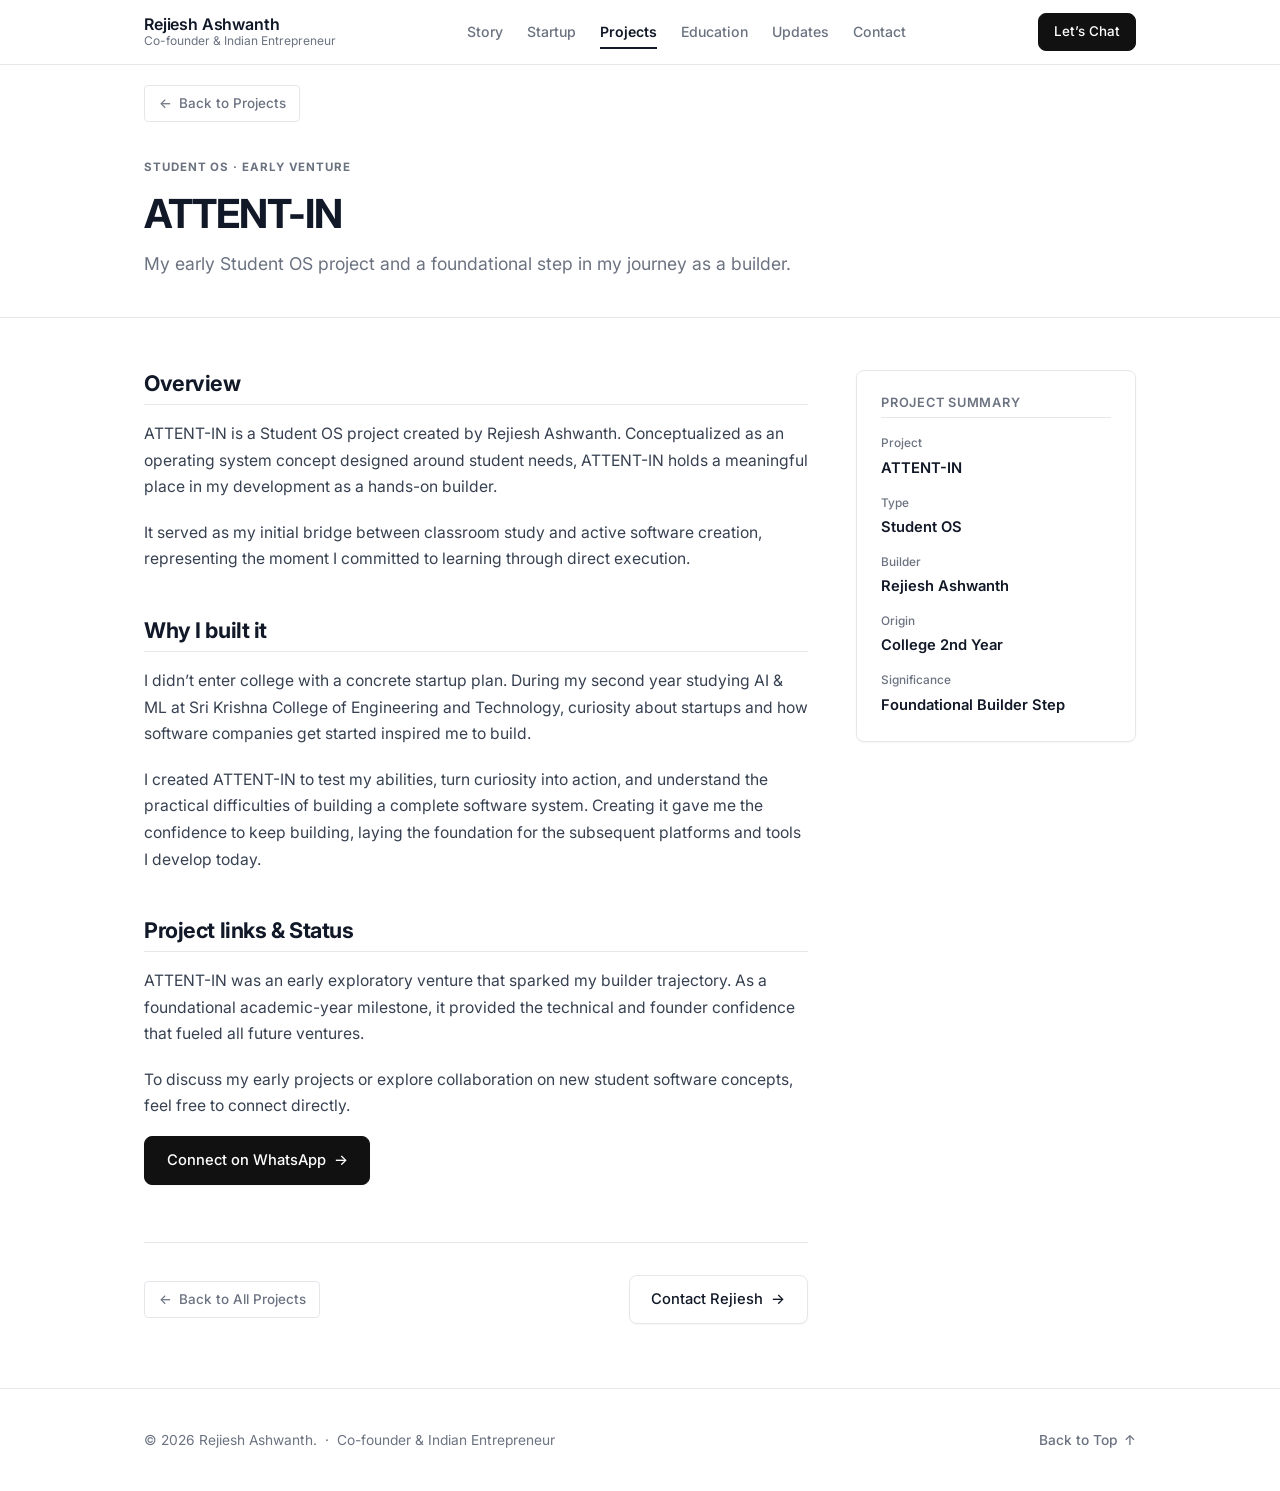
<file: project-attent-in.html>
<!DOCTYPE html>
<html lang="en">
<head>
  <meta charset="UTF-8">
  <meta name="viewport" content="width=device-width, initial-scale=1.0">
  <title>ATTENT-IN — Project Overview | Rejiesh Ashwanth</title>
  
  <!-- SEO Meta Tags -->
  <meta name="description" content="Project overview of ATTENT-IN, a Student OS project created by Rejiesh Ashwanth during his second year of college.">
  <meta name="keywords" content="ATTENT-IN, Student OS, Rejiesh Ashwanth, Early Project, Builder Journey">
  <meta name="author" content="Rejiesh Ashwanth">
  <meta name="theme-color" content="#ffffff">

  <!-- Open Graph -->
  <meta property="og:type" content="website">
  <meta property="og:title" content="ATTENT-IN — Project Overview | Rejiesh Ashwanth">
  <meta property="og:description" content="My early Student OS project and foundational step in my journey as a builder.">
  <meta property="og:image" content="assets/rejiesh-portrait.jpg">

  <!-- Favicon -->
  <link rel="icon" type="image/svg+xml" href="assets/favicon.svg">

  <!-- Google Font: Inter -->
  <link rel="preconnect" href="https://fonts.googleapis.com">
  <link rel="preconnect" href="https://fonts.gstatic.com" crossorigin>
  <link href="https://fonts.googleapis.com/css2?family=Inter:wght@400;500;600;700&display=swap" rel="stylesheet">

  <!-- Main Restrained Monochrome Stylesheet -->
  <link rel="stylesheet" href="css/style.css">
</head>
<body>

  <!-- Sticky Navbar -->
  <header id="site-header" class="site-header">
    <div class="nav-container">
      <a href="index.html" class="nav-brand" aria-label="Rejiesh Ashwanth Home">
        <span class="brand-name">Rejiesh Ashwanth</span>
        <span class="brand-role">Co-founder &amp; Indian Entrepreneur</span>
      </a>

      <nav class="nav-menu" aria-label="Main Navigation">
        <a href="index.html#story" class="nav-link">Story</a>
        <a href="startup.html" class="nav-link">Startup</a>
        <a href="projects.html" class="nav-link active" aria-current="page">Projects</a>
        <a href="index.html#education" class="nav-link">Education</a>
        <a href="index.html#updates" class="nav-link">Updates</a>
        <a href="index.html#contact" class="nav-link">Contact</a>
      </nav>

      <div class="nav-actions">
        <a href="https://wa.me/918870605699?text=Hi%20Rejiesh%2C%20I%20am%20interested%20in%20learning%20about%20ATTENT-IN%21" 
           target="_blank" 
           rel="noopener noreferrer" 
           class="btn-nav-chat"
           aria-label="Direct message on WhatsApp">
          <span>Let’s Chat</span>
        </a>
        <button id="mobile-menu-btn" class="mobile-menu-btn" aria-label="Toggle navigation menu" aria-expanded="false" aria-controls="mobile-menu">
          <span></span><span></span><span></span>
        </button>
      </div>
    </div>

    <!-- Mobile Dropdown -->
    <div id="mobile-menu" class="mobile-menu" aria-label="Mobile Navigation Menu">
      <a href="index.html#story" class="mobile-nav-link">Story</a>
      <a href="startup.html" class="mobile-nav-link">Startup</a>
      <a href="projects.html" class="mobile-nav-link active" aria-current="page">Projects</a>
      <a href="index.html#education" class="mobile-nav-link">Education</a>
      <a href="index.html#updates" class="mobile-nav-link">Updates</a>
      <a href="index.html#contact" class="mobile-nav-link">Contact</a>
      <a href="https://wa.me/918870605699?text=Hi%20Rejiesh%2C%20I%20am%20interested%20in%20learning%20about%20ATTENT-IN%21" 
         target="_blank" 
         rel="noopener noreferrer" 
         class="btn-primary mobile-nav-chat">
        Let’s Chat on WhatsApp
      </a>
    </div>
  </header>

  <main>
    <!-- Top Breadcrumb -->
    <div class="projects-back-bar">
      <div class="container">
        <a href="projects.html" class="btn-back-home" aria-label="Return to Projects page">
          <span aria-hidden="true">←</span>
          <span>Back to Projects</span>
        </a>
      </div>
    </div>

    <!-- Project Hero -->
    <section class="project-detail-hero" aria-label="Project Title">
      <div class="container">
        <div class="project-detail-header reveal-on-scroll">
          <div class="project-detail-tag-row">
            <span class="product-category">Student OS · Early Venture</span>
          </div>
          <h1 class="project-detail-title">ATTENT-IN</h1>
          <p class="project-detail-subtitle">
            My early Student OS project and a foundational step in my journey as a builder.
          </p>
        </div>
      </div>
    </section>

    <!-- Project Details Body -->
    <section class="project-detail-body section-white" aria-label="Project Overview and Details">
      <div class="container">
        <div class="project-detail-layout">

          <!-- Main Narrative Column -->
          <div class="project-detail-main">

            <!-- Section 1: Overview -->
            <article class="project-detail-section reveal-on-scroll">
              <h2 class="project-detail-heading">Overview</h2>
              <div class="project-detail-prose">
                <p>
                  ATTENT-IN is a Student OS project created by Rejiesh Ashwanth. Conceptualized as an operating system concept designed around student needs, ATTENT-IN holds a meaningful place in my development as a hands-on builder.
                </p>
                <p>
                  It served as my initial bridge between classroom study and active software creation, representing the moment I committed to learning through direct execution.
                </p>
              </div>
            </article>

            <!-- Section 2: Why I built it -->
            <article class="project-detail-section reveal-on-scroll">
              <h2 class="project-detail-heading">Why I built it</h2>
              <div class="project-detail-prose">
                <p>
                  I didn’t enter college with a concrete startup plan. During my second year studying AI &amp; ML at Sri Krishna College of Engineering and Technology, curiosity about startups and how software companies get started inspired me to build.
                </p>
                <p>
                  I created ATTENT-IN to test my abilities, turn curiosity into action, and understand the practical difficulties of building a complete software system. Creating it gave me the confidence to keep building, laying the foundation for the subsequent platforms and tools I develop today.
                </p>
              </div>
            </article>

            <!-- Section 3: Project links & Status -->
            <article class="project-detail-section reveal-on-scroll">
              <h2 class="project-detail-heading">Project links &amp; Status</h2>
              <div class="project-detail-prose">
                <p>
                  ATTENT-IN was an early exploratory venture that sparked my builder trajectory. As a foundational academic-year milestone, it provided the technical and founder confidence that fueled all future ventures.
                </p>
                <p>
                  To discuss my early projects or explore collaboration on new student software concepts, feel free to connect directly.
                </p>
              </div>
              <div class="product-links-group" style="margin-top: 1rem;">
                <a href="https://wa.me/918870605699?text=Hi%20Rejiesh%2C%20I%20would%20like%20to%20connect%20regarding%20ATTENT-IN" 
                   target="_blank" 
                   rel="noopener noreferrer" 
                   class="btn-primary"
                   aria-label="Connect on WhatsApp regarding ATTENT-IN">
                  <span>Connect on WhatsApp</span>
                  <span aria-hidden="true">→</span>
                </a>
              </div>
            </article>

            <!-- Return Footer -->
            <div class="project-nav-footer">
              <a href="projects.html" class="btn-back-home">
                <span aria-hidden="true">←</span>
                <span>Back to All Projects</span>
              </a>
              <a href="index.html#contact" class="btn-secondary">
                <span>Contact Rejiesh</span>
                <span aria-hidden="true">→</span>
              </a>
            </div>

          </div>

          <!-- Sidebar Quick Facts -->
          <aside class="project-detail-sidebar reveal-on-scroll" aria-label="Project Summary">
            <div class="project-detail-card">
              <h3 class="project-detail-card-title">Project Summary</h3>
              <div class="project-facts-list">
                <div class="project-fact-item">
                  <span class="fact-label">Project</span>
                  <span class="fact-value">ATTENT-IN</span>
                </div>
                <div class="project-fact-item">
                  <span class="fact-label">Type</span>
                  <span class="fact-value">Student OS</span>
                </div>
                <div class="project-fact-item">
                  <span class="fact-label">Builder</span>
                  <span class="fact-value">Rejiesh Ashwanth</span>
                </div>
                <div class="project-fact-item">
                  <span class="fact-label">Origin</span>
                  <span class="fact-value">College 2nd Year</span>
                </div>
                <div class="project-fact-item">
                  <span class="fact-label">Significance</span>
                  <span class="fact-value">Foundational Builder Step</span>
                </div>
              </div>
            </div>
          </aside>

        </div>
      </div>
    </section>
  </main>

  <!-- Sticky Footer -->
  <footer class="site-footer">
    <div class="container footer-content">
      <div class="footer-left">
        <span>© <span id="current-year">2026</span> Rejiesh Ashwanth.</span>
        <span aria-hidden="true">·</span>
        <span>Co-founder &amp; Indian Entrepreneur</span>
      </div>
      <div class="footer-right">
        <a href="#site-header" class="back-to-top-btn" aria-label="Scroll back to top">
          <span>Back to Top</span>
          <span aria-hidden="true">↑</span>
        </a>
      </div>
    </div>
  </footer>

  <script src="js/main.js"></script>
</body>
</html>
</file>
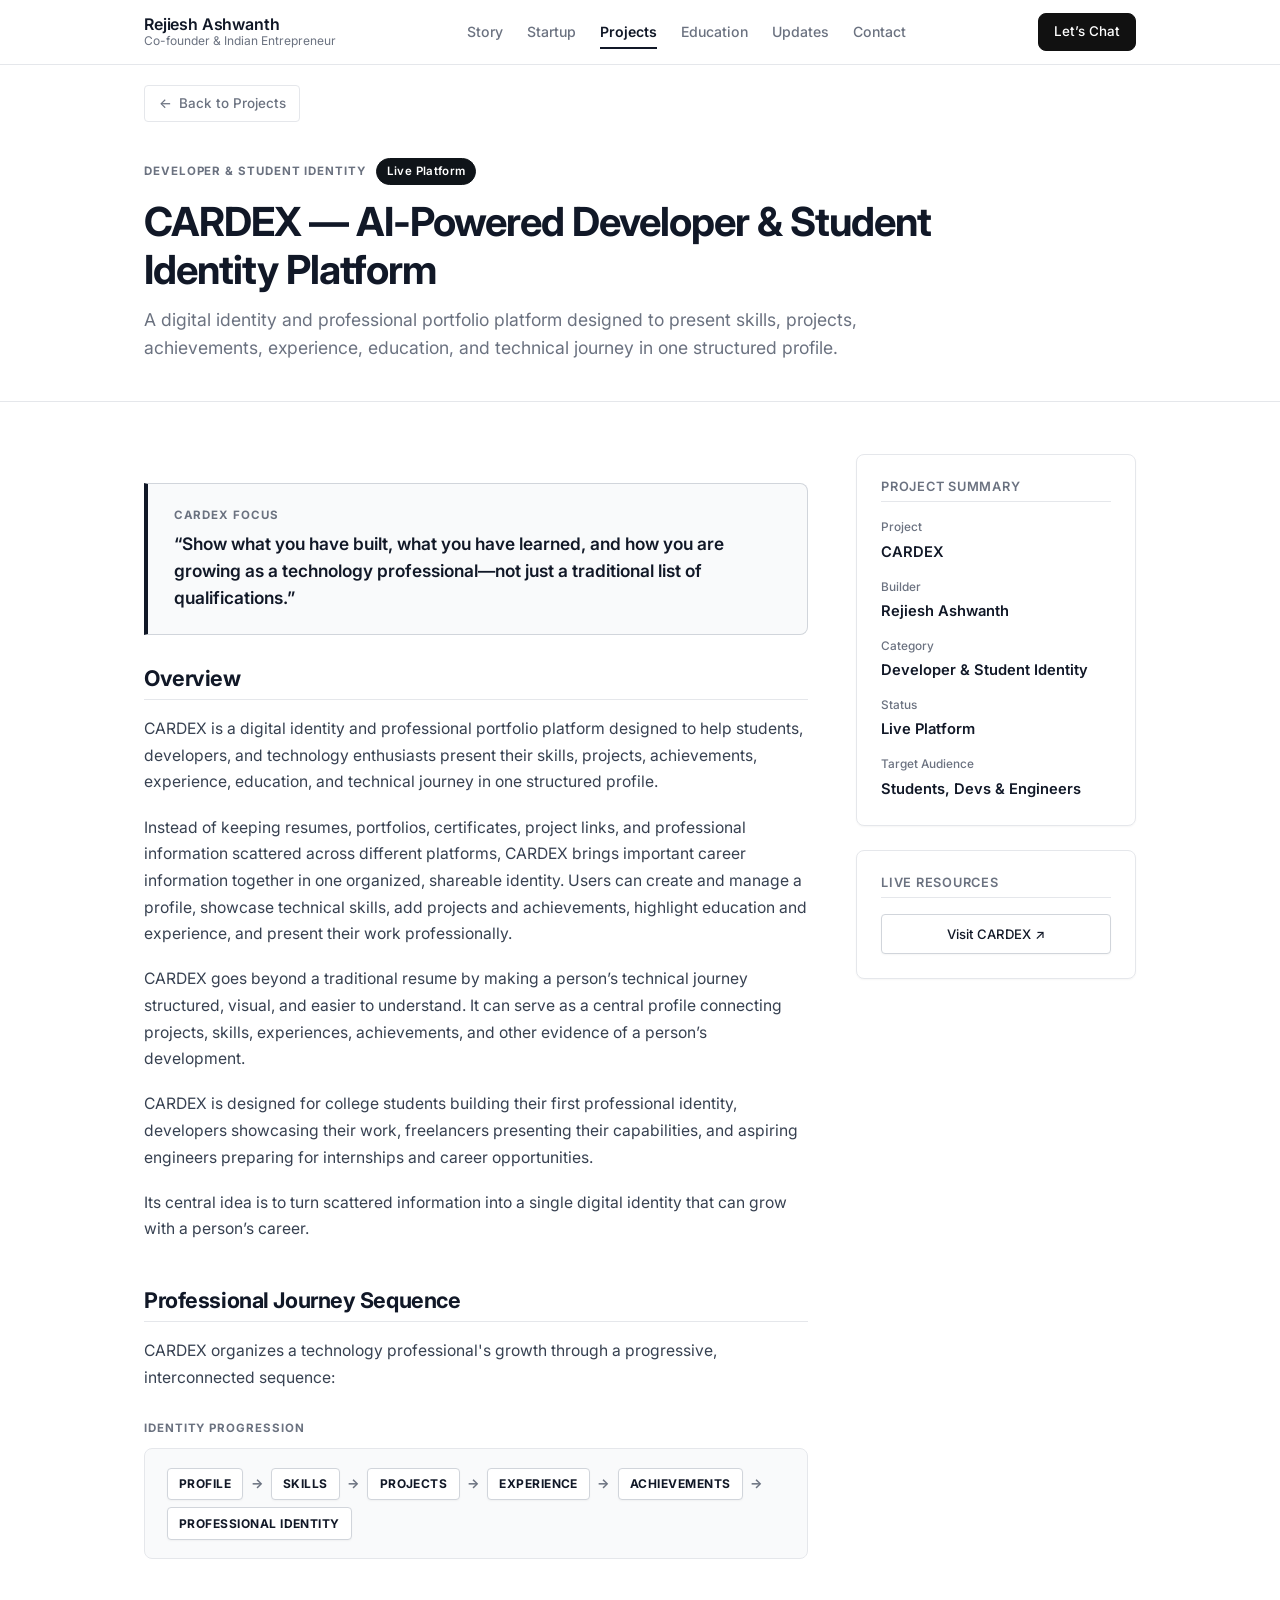
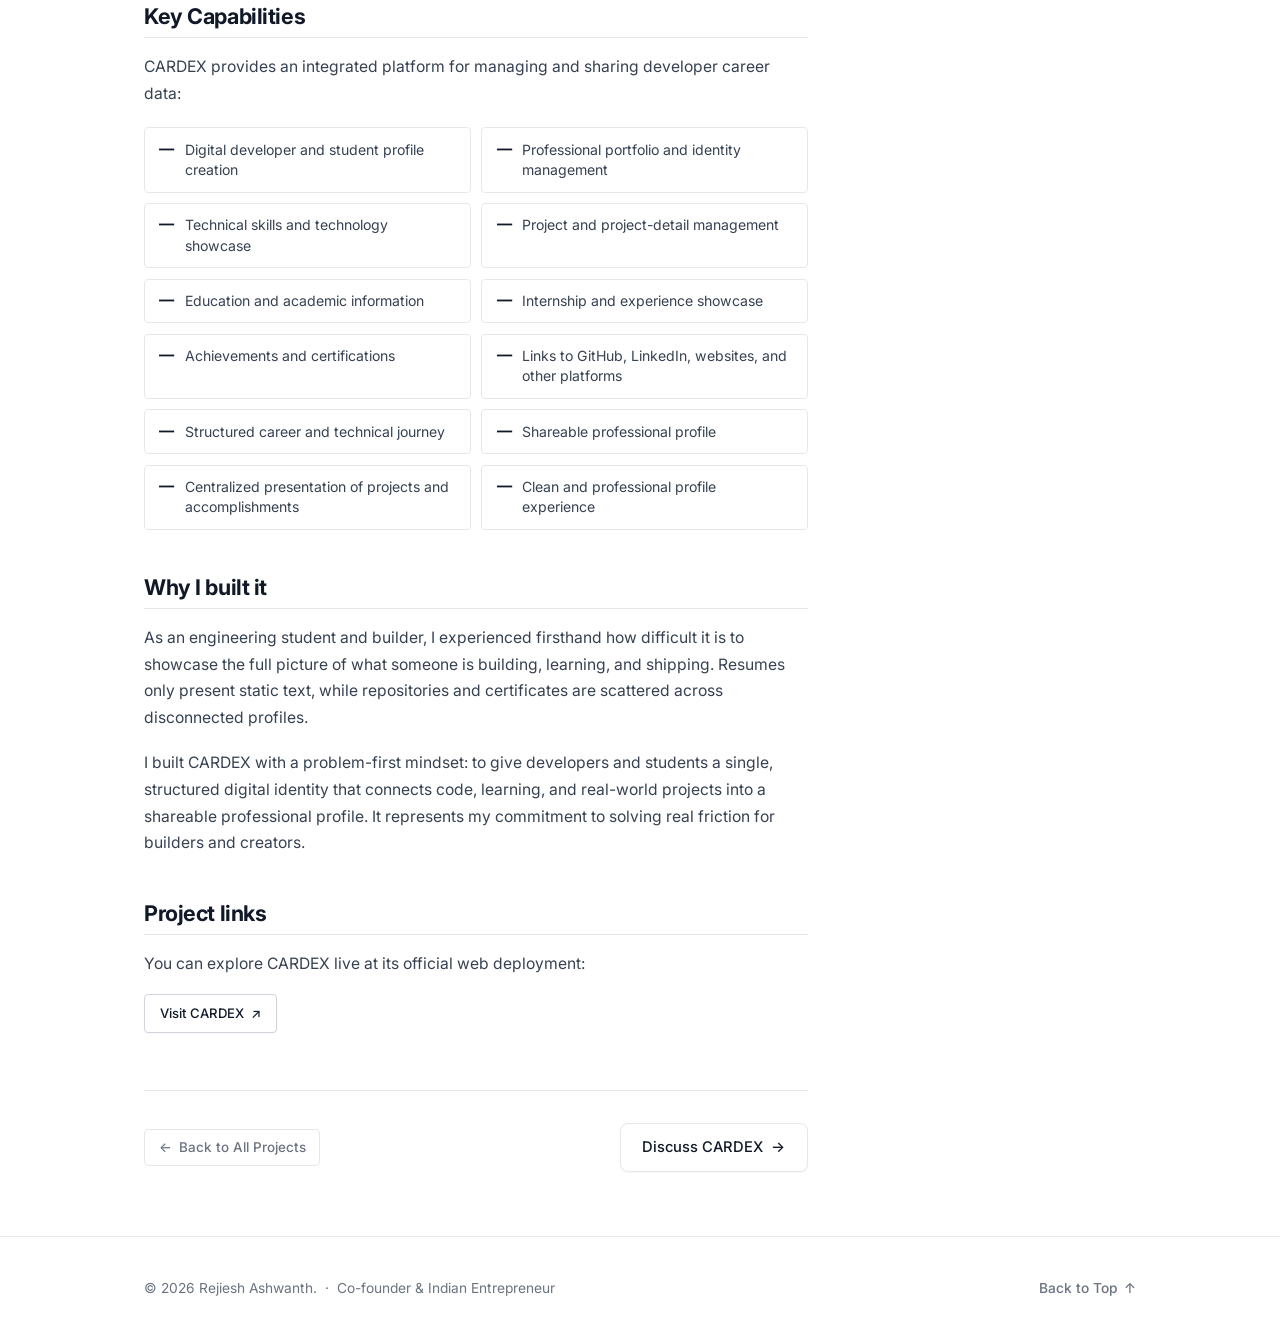
<file: project-cardex.html>
<!DOCTYPE html>
<html lang="en">
<head>
  <meta charset="UTF-8">
  <meta name="viewport" content="width=device-width, initial-scale=1.0">
  <title>CARDEX — AI-Powered Developer &amp; Student Identity Platform | Rejiesh Ashwanth</title>
  
  <!-- SEO Meta Tags -->
  <meta name="description" content="CARDEX is an AI-powered developer and student identity platform designed by Rejiesh Ashwanth to present skills, projects, and career journeys in one structured profile.">
  <meta name="keywords" content="CARDEX, Developer Identity Platform, Student Portfolio, Rejiesh Ashwanth, Technical Journey, Digital Identity, Live Project">
  <meta name="author" content="Rejiesh Ashwanth">
  <meta name="theme-color" content="#ffffff">

  <!-- Open Graph -->
  <meta property="og:type" content="website">
  <meta property="og:title" content="CARDEX — AI-Powered Developer &amp; Student Identity Platform">
  <meta property="og:description" content="Turn scattered career information into a single, shareable digital identity that grows with your career.">
  <meta property="og:image" content="assets/rejiesh-portrait.jpg">

  <!-- Favicon -->
  <link rel="icon" type="image/svg+xml" href="assets/favicon.svg">

  <!-- Google Font: Inter -->
  <link rel="preconnect" href="https://fonts.googleapis.com">
  <link rel="preconnect" href="https://fonts.gstatic.com" crossorigin>
  <link href="https://fonts.googleapis.com/css2?family=Inter:wght@400;500;600;700&display=swap" rel="stylesheet">

  <!-- Main Restrained Monochrome Stylesheet -->
  <link rel="stylesheet" href="css/style.css">
</head>
<body>

  <!-- Sticky Navbar -->
  <header id="site-header" class="site-header">
    <div class="nav-container">
      <a href="index.html" class="nav-brand" aria-label="Rejiesh Ashwanth Home">
        <span class="brand-name">Rejiesh Ashwanth</span>
        <span class="brand-role">Co-founder &amp; Indian Entrepreneur</span>
      </a>

      <nav class="nav-menu" aria-label="Main Navigation">
        <a href="index.html#story" class="nav-link">Story</a>
        <a href="startup.html" class="nav-link">Startup</a>
        <a href="projects.html" class="nav-link active" aria-current="page">Projects</a>
        <a href="index.html#education" class="nav-link">Education</a>
        <a href="index.html#updates" class="nav-link">Updates</a>
        <a href="index.html#contact" class="nav-link">Contact</a>
      </nav>

      <div class="nav-actions">
        <a href="https://wa.me/918870605699?text=Hi%20Rejiesh%2C%20I%20am%20interested%20in%20CARDEX%21" 
           target="_blank" 
           rel="noopener noreferrer" 
           class="btn-nav-chat"
           aria-label="Direct message on WhatsApp">
          <span>Let’s Chat</span>
        </a>
        <button id="mobile-menu-btn" class="mobile-menu-btn" aria-label="Toggle navigation menu" aria-expanded="false" aria-controls="mobile-menu">
          <span></span><span></span><span></span>
        </button>
      </div>
    </div>

    <!-- Mobile Dropdown -->
    <div id="mobile-menu" class="mobile-menu" aria-label="Mobile Navigation Menu">
      <a href="index.html#story" class="mobile-nav-link">Story</a>
      <a href="startup.html" class="mobile-nav-link">Startup</a>
      <a href="projects.html" class="mobile-nav-link active" aria-current="page">Projects</a>
      <a href="index.html#education" class="mobile-nav-link">Education</a>
      <a href="index.html#updates" class="mobile-nav-link">Updates</a>
      <a href="index.html#contact" class="mobile-nav-link">Contact</a>
      <a href="https://wa.me/918870605699?text=Hi%20Rejiesh%2C%20I%20am%20interested%20in%20CARDEX%21" 
         target="_blank" 
         rel="noopener noreferrer" 
         class="btn-primary mobile-nav-chat">
        Let’s Chat on WhatsApp
      </a>
    </div>
  </header>

  <main>
    <!-- Top Breadcrumb -->
    <div class="projects-back-bar">
      <div class="container">
        <a href="projects.html" class="btn-back-home" aria-label="Return to Projects page">
          <span aria-hidden="true">←</span>
          <span>Back to Projects</span>
        </a>
      </div>
    </div>

    <!-- Project Hero -->
    <section class="project-detail-hero" aria-label="Project Title">
      <div class="container">
        <div class="project-detail-header reveal-on-scroll">
          <div class="project-detail-tag-row">
            <span class="product-category">Developer &amp; Student Identity</span>
            <span class="product-status-tag status-live">Live Platform</span>
          </div>
          <h1 class="project-detail-title">CARDEX — AI-Powered Developer &amp; Student Identity Platform</h1>
          <p class="project-detail-subtitle">
            A digital identity and professional portfolio platform designed to present skills, projects, achievements, experience, education, and technical journey in one structured profile.
          </p>
        </div>
      </div>
    </section>

    <!-- Project Details Body -->
    <section class="project-detail-body section-white" aria-label="Project Overview and Details">
      <div class="container">
        <div class="project-detail-layout">

          <!-- Main Narrative Column -->
          <div class="project-detail-main">

            <!-- Core Focus Callout -->
            <div class="core-idea-card reveal-on-scroll">
              <span class="core-idea-label">CARDEX Focus</span>
              <p class="core-idea-text">
                “Show what you have built, what you have learned, and how you are growing as a technology professional—not just a traditional list of qualifications.”
              </p>
            </div>

            <!-- Section 1: Overview -->
            <article class="project-detail-section reveal-on-scroll">
              <h2 class="project-detail-heading">Overview</h2>
              <div class="project-detail-prose">
                <p>
                  CARDEX is a digital identity and professional portfolio platform designed to help students, developers, and technology enthusiasts present their skills, projects, achievements, experience, education, and technical journey in one structured profile.
                </p>
                <p>
                  Instead of keeping resumes, portfolios, certificates, project links, and professional information scattered across different platforms, CARDEX brings important career information together in one organized, shareable identity. Users can create and manage a profile, showcase technical skills, add projects and achievements, highlight education and experience, and present their work professionally.
                </p>
                <p>
                  CARDEX goes beyond a traditional resume by making a person’s technical journey structured, visual, and easier to understand. It can serve as a central profile connecting projects, skills, experiences, achievements, and other evidence of a person’s development.
                </p>
                <p>
                  CARDEX is designed for college students building their first professional identity, developers showcasing their work, freelancers presenting their capabilities, and aspiring engineers preparing for internships and career opportunities.
                </p>
                <p>
                  Its central idea is to turn scattered information into a single digital identity that can grow with a person’s career.
                </p>
              </div>
            </article>

            <!-- Section 2: Visual Journey Sequence -->
            <article class="project-detail-section reveal-on-scroll">
              <h2 class="project-detail-heading">Professional Journey Sequence</h2>
              <div class="project-detail-prose">
                <p>
                  CARDEX organizes a technology professional's growth through a progressive, interconnected sequence:
                </p>
              </div>

              <!-- Workflow Sequence -->
              <div class="workflow-box">
                <span class="workflow-label">Identity Progression</span>
                <div class="workflow-sequence">
                  <span class="workflow-step">Profile</span>
                  <span class="workflow-arrow" aria-hidden="true">→</span>
                  <span class="workflow-step">Skills</span>
                  <span class="workflow-arrow" aria-hidden="true">→</span>
                  <span class="workflow-step">Projects</span>
                  <span class="workflow-arrow" aria-hidden="true">→</span>
                  <span class="workflow-step">Experience</span>
                  <span class="workflow-arrow" aria-hidden="true">→</span>
                  <span class="workflow-step">Achievements</span>
                  <span class="workflow-arrow" aria-hidden="true">→</span>
                  <span class="workflow-step">Professional Identity</span>
                </div>
              </div>
            </article>

            <!-- Section 3: Key Capabilities -->
            <article class="project-detail-section reveal-on-scroll">
              <h2 class="project-detail-heading">Key Capabilities</h2>
              <div class="project-detail-prose">
                <p>
                  CARDEX provides an integrated platform for managing and sharing developer career data:
                </p>
              </div>

              <div class="capabilities-grid">
                <div class="capability-item">
                  <span class="capability-bullet" aria-hidden="true">—</span>
                  <span>Digital developer and student profile creation</span>
                </div>
                <div class="capability-item">
                  <span class="capability-bullet" aria-hidden="true">—</span>
                  <span>Professional portfolio and identity management</span>
                </div>
                <div class="capability-item">
                  <span class="capability-bullet" aria-hidden="true">—</span>
                  <span>Technical skills and technology showcase</span>
                </div>
                <div class="capability-item">
                  <span class="capability-bullet" aria-hidden="true">—</span>
                  <span>Project and project-detail management</span>
                </div>
                <div class="capability-item">
                  <span class="capability-bullet" aria-hidden="true">—</span>
                  <span>Education and academic information</span>
                </div>
                <div class="capability-item">
                  <span class="capability-bullet" aria-hidden="true">—</span>
                  <span>Internship and experience showcase</span>
                </div>
                <div class="capability-item">
                  <span class="capability-bullet" aria-hidden="true">—</span>
                  <span>Achievements and certifications</span>
                </div>
                <div class="capability-item">
                  <span class="capability-bullet" aria-hidden="true">—</span>
                  <span>Links to GitHub, LinkedIn, websites, and other platforms</span>
                </div>
                <div class="capability-item">
                  <span class="capability-bullet" aria-hidden="true">—</span>
                  <span>Structured career and technical journey</span>
                </div>
                <div class="capability-item">
                  <span class="capability-bullet" aria-hidden="true">—</span>
                  <span>Shareable professional profile</span>
                </div>
                <div class="capability-item">
                  <span class="capability-bullet" aria-hidden="true">—</span>
                  <span>Centralized presentation of projects and accomplishments</span>
                </div>
                <div class="capability-item">
                  <span class="capability-bullet" aria-hidden="true">—</span>
                  <span>Clean and professional profile experience</span>
                </div>
              </div>
            </article>

            <!-- Section 4: Why I built it -->
            <article class="project-detail-section reveal-on-scroll">
              <h2 class="project-detail-heading">Why I built it</h2>
              <div class="project-detail-prose">
                <p>
                  As an engineering student and builder, I experienced firsthand how difficult it is to showcase the full picture of what someone is building, learning, and shipping. Resumes only present static text, while repositories and certificates are scattered across disconnected profiles.
                </p>
                <p>
                  I built CARDEX with a problem-first mindset: to give developers and students a single, structured digital identity that connects code, learning, and real-world projects into a shareable professional profile. It represents my commitment to solving real friction for builders and creators.
                </p>
              </div>
            </article>

            <!-- Section 5: Project links -->
            <article class="project-detail-section reveal-on-scroll">
              <h2 class="project-detail-heading">Project links</h2>
              <div class="project-detail-prose">
                <p>
                  You can explore CARDEX live at its official web deployment:
                </p>
              </div>
              <div class="product-links-group" style="margin-top: 1rem;">
                <a href="https://adykcardex.vercel.app/" 
                   target="_blank" 
                   rel="noopener noreferrer" 
                   class="btn-product-live"
                   aria-label="Visit CARDEX official website (opens in new tab)">
                  <span>Visit CARDEX</span>
                  <span aria-hidden="true">↗</span>
                </a>
              </div>
            </article>

            <!-- Return Footer -->
            <div class="project-nav-footer">
              <a href="projects.html" class="btn-back-home">
                <span aria-hidden="true">←</span>
                <span>Back to All Projects</span>
              </a>
              <a href="index.html#contact" class="btn-secondary">
                <span>Discuss CARDEX</span>
                <span aria-hidden="true">→</span>
              </a>
            </div>

          </div>

          <!-- Sidebar Quick Facts -->
          <aside class="project-detail-sidebar reveal-on-scroll" aria-label="Project Summary">
            <div class="project-detail-card">
              <h3 class="project-detail-card-title">Project Summary</h3>
              <div class="project-facts-list">
                <div class="project-fact-item">
                  <span class="fact-label">Project</span>
                  <span class="fact-value">CARDEX</span>
                </div>
                <div class="project-fact-item">
                  <span class="fact-label">Builder</span>
                  <span class="fact-value">Rejiesh Ashwanth</span>
                </div>
                <div class="project-fact-item">
                  <span class="fact-label">Category</span>
                  <span class="fact-value">Developer &amp; Student Identity</span>
                </div>
                <div class="project-fact-item">
                  <span class="fact-label">Status</span>
                  <span class="fact-value">Live Platform</span>
                </div>
                <div class="project-fact-item">
                  <span class="fact-label">Target Audience</span>
                  <span class="fact-value">Students, Devs &amp; Engineers</span>
                </div>
              </div>
            </div>

            <div class="project-detail-card">
              <h3 class="project-detail-card-title">Live Resources</h3>
              <div class="project-detail-links">
                <a href="https://adykcardex.vercel.app/" 
                   target="_blank" 
                   rel="noopener noreferrer" 
                   class="btn-product-live">
                  <span>Visit CARDEX ↗</span>
                </a>
              </div>
            </div>
          </aside>

        </div>
      </div>
    </section>
  </main>

  <!-- Sticky Footer -->
  <footer class="site-footer">
    <div class="container footer-content">
      <div class="footer-left">
        <span>© <span id="current-year">2026</span> Rejiesh Ashwanth.</span>
        <span aria-hidden="true">·</span>
        <span>Co-founder &amp; Indian Entrepreneur</span>
      </div>
      <div class="footer-right">
        <a href="#site-header" class="back-to-top-btn" aria-label="Scroll back to top">
          <span>Back to Top</span>
          <span aria-hidden="true">↑</span>
        </a>
      </div>
    </div>
  </footer>

  <script src="js/main.js"></script>
</body>
</html>
</file>
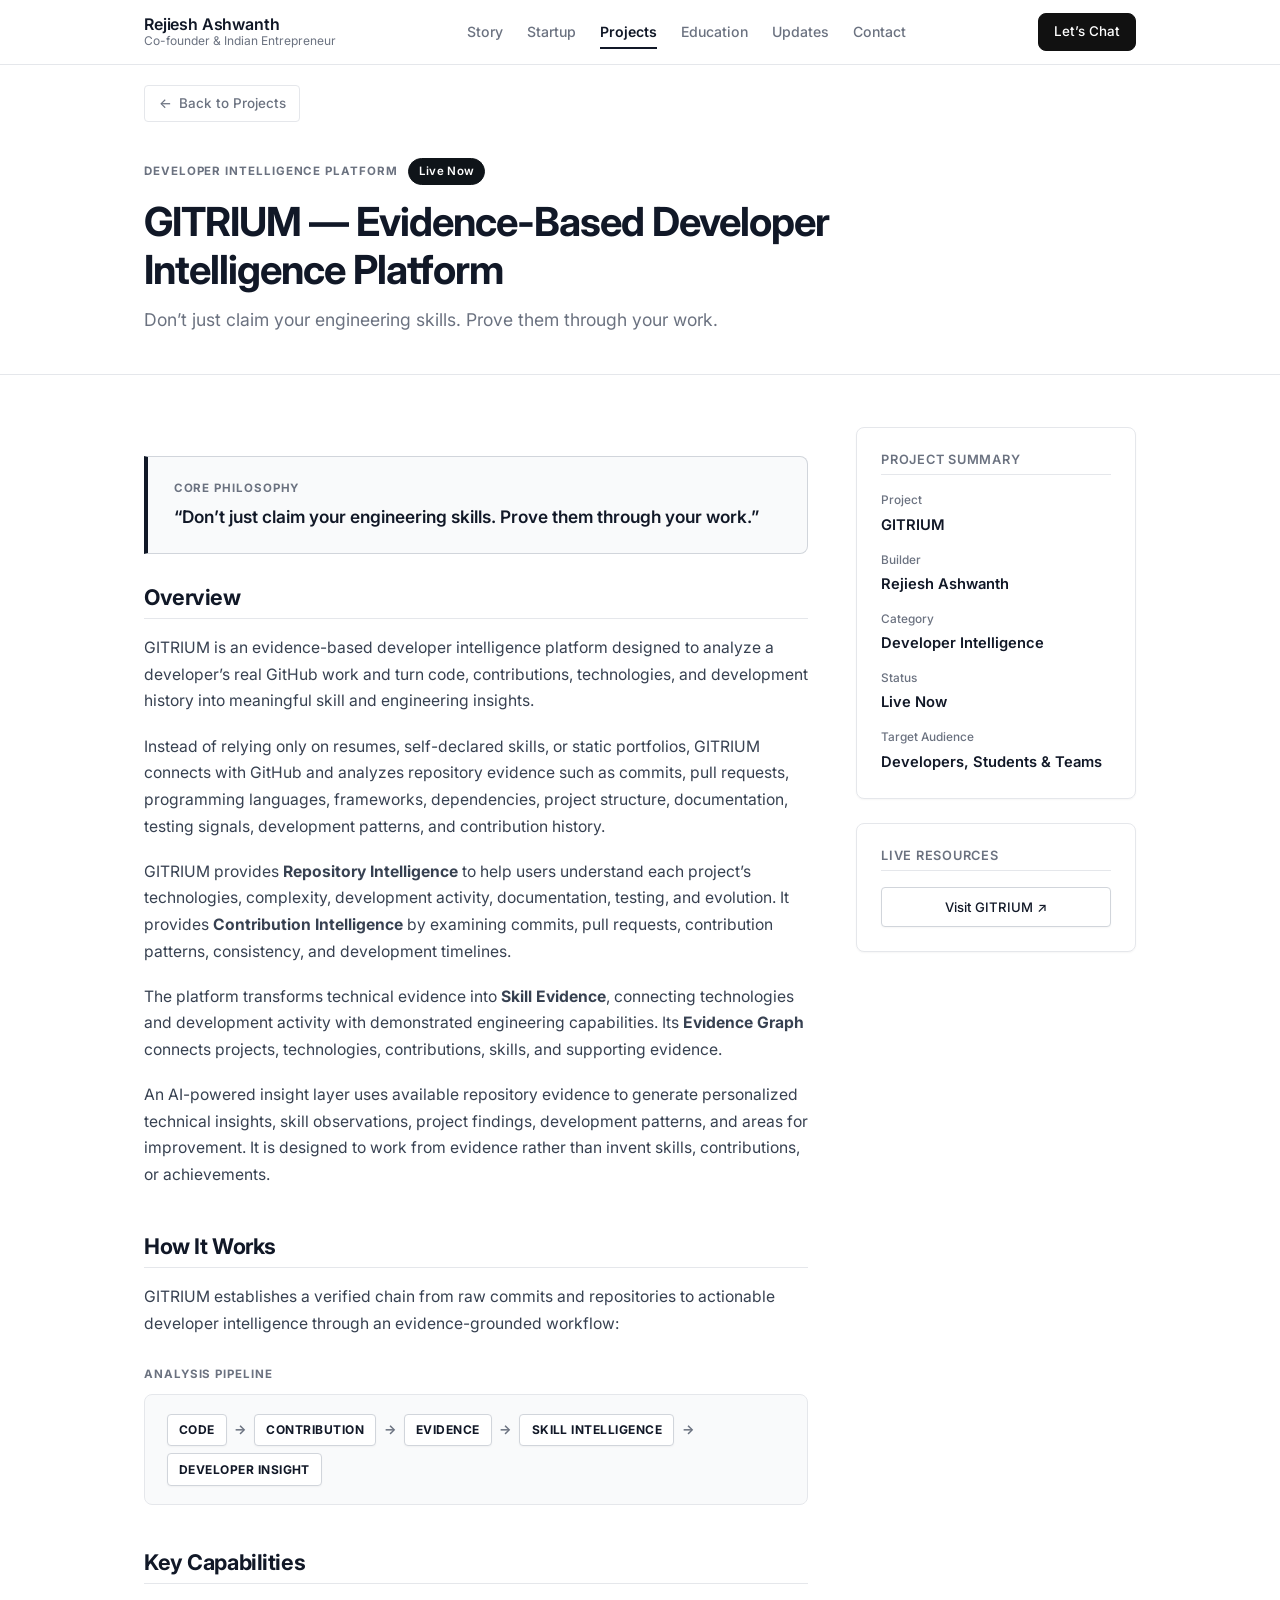
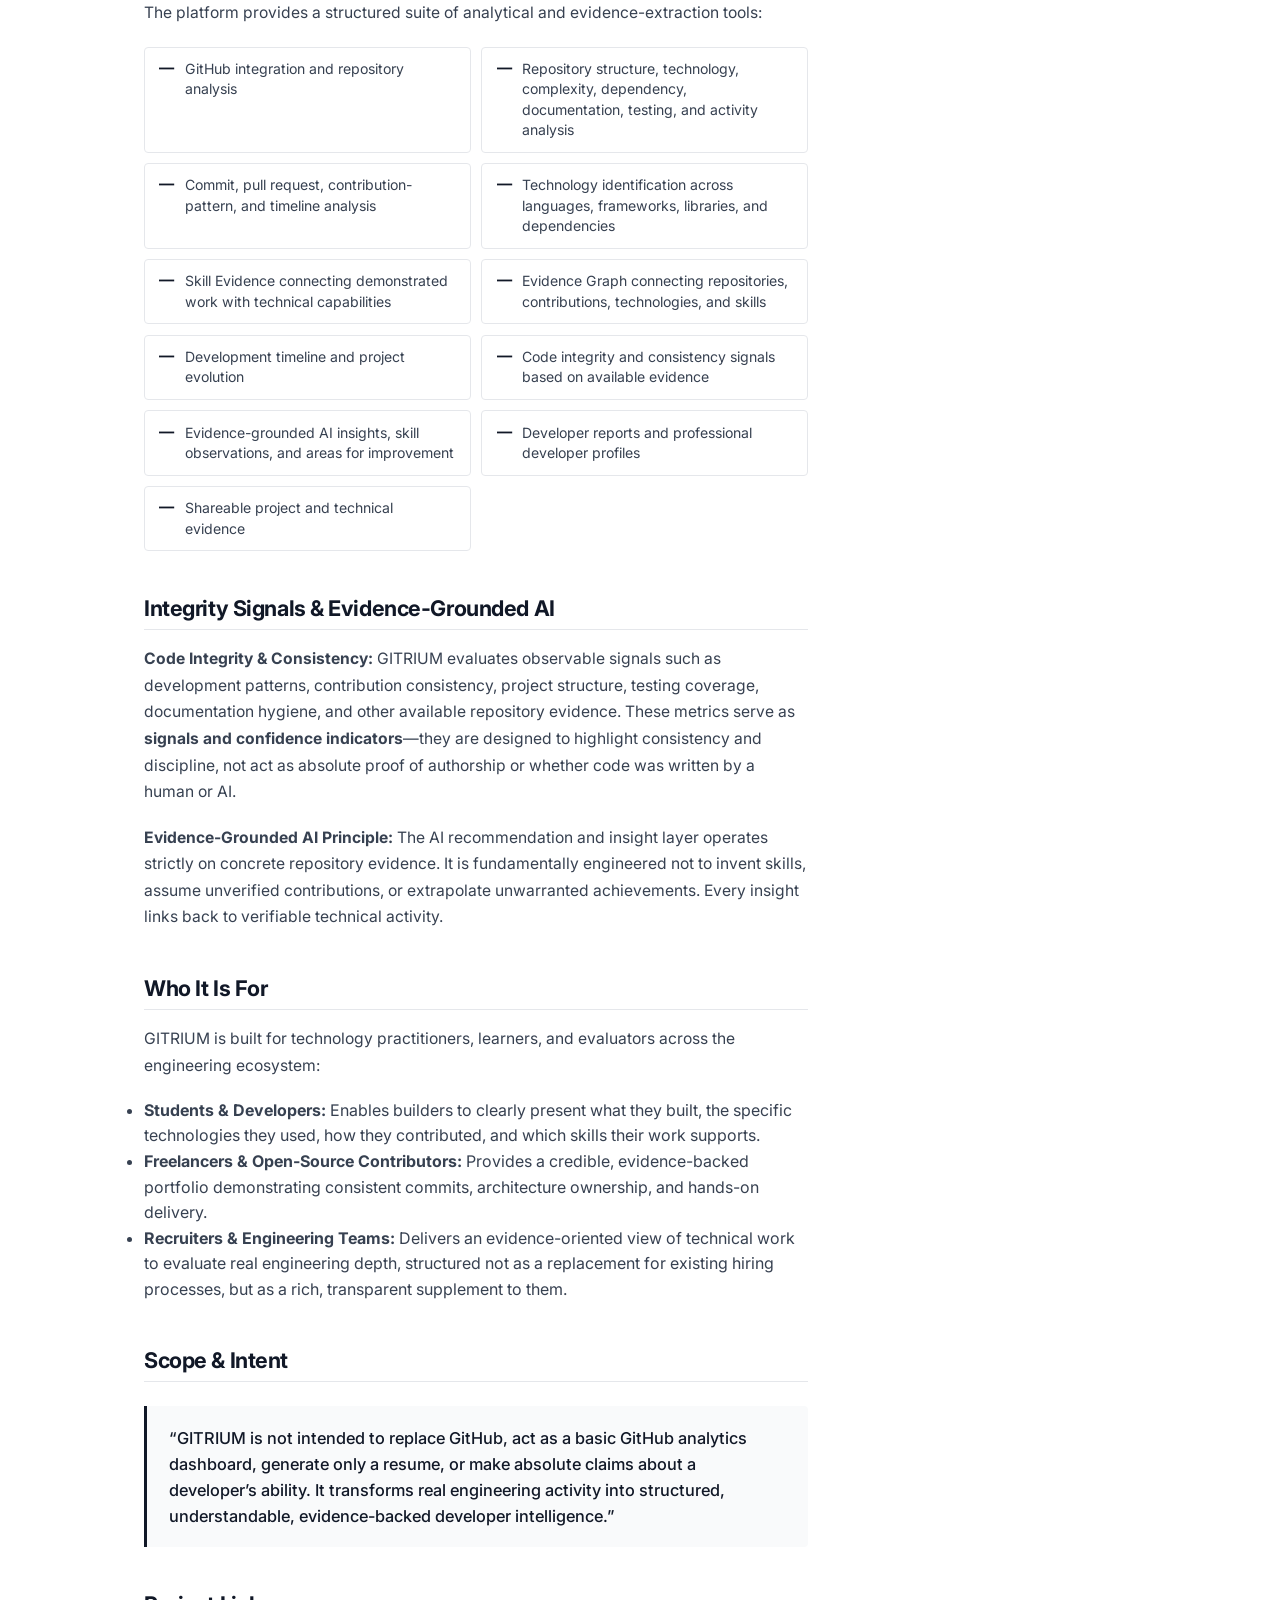
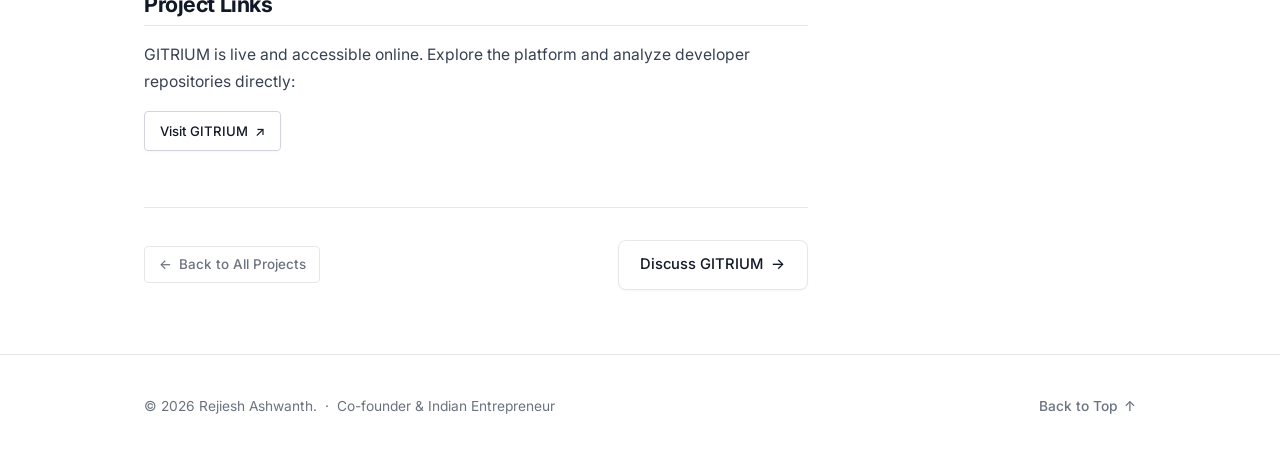
<file: project-gitrium.html>
<!DOCTYPE html>
<html lang="en">
<head>
  <meta charset="UTF-8">
  <meta name="viewport" content="width=device-width, initial-scale=1.0">
  <title>GITRIUM — Evidence-Based Developer Intelligence Platform | Rejiesh Ashwanth</title>
  
  <!-- SEO Meta Tags -->
  <meta name="description" content="GITRIUM is an evidence-based developer intelligence platform that analyzes real GitHub work and turns repositories, contributions, and technologies into structured developer insights.">
  <meta name="keywords" content="GITRIUM, Developer Intelligence, GitHub Analysis, Repository Intelligence, Contribution Intelligence, Skill Evidence, Evidence Graph, Rejiesh Ashwanth, Live Project">
  <meta name="author" content="Rejiesh Ashwanth">
  <meta name="theme-color" content="#ffffff">

  <!-- Open Graph -->
  <meta property="og:type" content="website">
  <meta property="og:title" content="GITRIUM — Evidence-Based Developer Intelligence Platform">
  <meta property="og:description" content="Don’t just claim your engineering skills. Prove them through your work.">
  <meta property="og:image" content="assets/rejiesh-portrait.jpg">

  <!-- Favicon -->
  <link rel="icon" type="image/svg+xml" href="assets/favicon.svg">

  <!-- Google Font: Inter -->
  <link rel="preconnect" href="https://fonts.googleapis.com">
  <link rel="preconnect" href="https://fonts.gstatic.com" crossorigin>
  <link href="https://fonts.googleapis.com/css2?family=Inter:wght@400;500;600;700&display=swap" rel="stylesheet">

  <!-- Main Restrained Monochrome Stylesheet -->
  <link rel="stylesheet" href="css/style.css">
</head>
<body>

  <!-- ====================================================================
       NAVBAR
       Sticky navbar with plain text wordmark & subtitle
       ==================================================================== -->
  <header id="site-header" class="site-header">
    <div class="nav-container">
      <a href="index.html" class="nav-brand" aria-label="Rejiesh Ashwanth Home">
        <span class="brand-name">Rejiesh Ashwanth</span>
        <span class="brand-role">Co-founder &amp; Indian Entrepreneur</span>
      </a>

      <!-- Desktop Navigation Menu -->
      <nav class="nav-menu" aria-label="Main Navigation">
        <a href="index.html#story" class="nav-link">Story</a>
        <a href="startup.html" class="nav-link">Startup</a>
        <a href="projects.html" class="nav-link active" aria-current="page">Projects</a>
        <a href="index.html#education" class="nav-link">Education</a>
        <a href="index.html#updates" class="nav-link">Updates</a>
        <a href="index.html#contact" class="nav-link">Contact</a>
      </nav>

      <div class="nav-actions">
        <a href="https://wa.me/918870605699?text=Hi%20Rejiesh%2C%20I%20am%20interested%20in%20GITRIUM%21" 
           target="_blank" 
           rel="noopener noreferrer" 
           class="btn-nav-chat"
           aria-label="Direct message on WhatsApp">
          <span>Let’s Chat</span>
        </a>
        <button id="mobile-menu-btn" class="mobile-menu-btn" aria-label="Toggle navigation menu" aria-expanded="false" aria-controls="mobile-menu">
          <span></span><span></span><span></span>
        </button>
      </div>
    </div>

    <!-- Mobile Dropdown -->
    <div id="mobile-menu" class="mobile-menu" aria-label="Mobile Navigation Menu">
      <a href="index.html#story" class="mobile-nav-link">Story</a>
      <a href="startup.html" class="mobile-nav-link">Startup</a>
      <a href="projects.html" class="mobile-nav-link active" aria-current="page">Projects</a>
      <a href="index.html#education" class="mobile-nav-link">Education</a>
      <a href="index.html#updates" class="mobile-nav-link">Updates</a>
      <a href="index.html#contact" class="mobile-nav-link">Contact</a>
      <a href="https://wa.me/918870605699?text=Hi%20Rejiesh%2C%20I%20am%20interested%20in%20GITRIUM%21" 
         target="_blank" 
         rel="noopener noreferrer" 
         class="btn-primary mobile-nav-chat">
        Let’s Chat on WhatsApp
      </a>
    </div>
  </header>

  <main>
    <!-- Top Breadcrumb -->
    <div class="projects-back-bar">
      <div class="container">
        <a href="projects.html" class="btn-back-home" aria-label="Return to Projects page">
          <span aria-hidden="true">←</span>
          <span>Back to Projects</span>
        </a>
      </div>
    </div>

    <!-- Project Hero -->
    <section class="project-detail-hero" aria-label="Project Title">
      <div class="container">
        <div class="project-detail-header reveal-on-scroll">
          <div class="project-detail-tag-row">
            <span class="product-category">Developer Intelligence Platform</span>
            <span class="product-status-tag status-live">Live Now</span>
          </div>
          <h1 class="project-detail-title">GITRIUM — Evidence-Based Developer Intelligence Platform</h1>
          <p class="project-detail-subtitle">
            Don’t just claim your engineering skills. Prove them through your work.
          </p>
        </div>
      </div>
    </section>

    <!-- Project Details Body -->
    <section class="project-detail-body section-white" aria-label="Project Overview and Details">
      <div class="container">
        <div class="project-detail-layout">

          <!-- Main Narrative Column -->
          <div class="project-detail-main">

            <!-- Core Philosophy Callout -->
            <div class="core-idea-card reveal-on-scroll">
              <span class="core-idea-label">Core Philosophy</span>
              <p class="core-idea-text">
                “Don’t just claim your engineering skills. Prove them through your work.”
              </p>
            </div>

            <!-- Section 1: Overview -->
            <article class="project-detail-section reveal-on-scroll">
              <h2 class="project-detail-heading">Overview</h2>
              <div class="project-detail-prose">
                <p>
                  GITRIUM is an evidence-based developer intelligence platform designed to analyze a developer’s real GitHub work and turn code, contributions, technologies, and development history into meaningful skill and engineering insights.
                </p>
                <p>
                  Instead of relying only on resumes, self-declared skills, or static portfolios, GITRIUM connects with GitHub and analyzes repository evidence such as commits, pull requests, programming languages, frameworks, dependencies, project structure, documentation, testing signals, development patterns, and contribution history.
                </p>
                <p>
                  GITRIUM provides <strong>Repository Intelligence</strong> to help users understand each project’s technologies, complexity, development activity, documentation, testing, and evolution. It provides <strong>Contribution Intelligence</strong> by examining commits, pull requests, contribution patterns, consistency, and development timelines.
                </p>
                <p>
                  The platform transforms technical evidence into <strong>Skill Evidence</strong>, connecting technologies and development activity with demonstrated engineering capabilities. Its <strong>Evidence Graph</strong> connects projects, technologies, contributions, skills, and supporting evidence.
                </p>
                <p>
                  An AI-powered insight layer uses available repository evidence to generate personalized technical insights, skill observations, project findings, development patterns, and areas for improvement. It is designed to work from evidence rather than invent skills, contributions, or achievements.
                </p>
              </div>
            </article>

            <!-- Section 2: How It Works / Workflow -->
            <article class="project-detail-section reveal-on-scroll">
              <h2 class="project-detail-heading">How It Works</h2>
              <div class="project-detail-prose">
                <p>
                  GITRIUM establishes a verified chain from raw commits and repositories to actionable developer intelligence through an evidence-grounded workflow:
                </p>
              </div>

              <!-- Workflow Sequence Box -->
              <div class="workflow-box">
                <span class="workflow-label">Analysis Pipeline</span>
                <div class="workflow-sequence">
                  <span class="workflow-step">Code</span>
                  <span class="workflow-arrow" aria-hidden="true">→</span>
                  <span class="workflow-step">Contribution</span>
                  <span class="workflow-arrow" aria-hidden="true">→</span>
                  <span class="workflow-step">Evidence</span>
                  <span class="workflow-arrow" aria-hidden="true">→</span>
                  <span class="workflow-step">Skill Intelligence</span>
                  <span class="workflow-arrow" aria-hidden="true">→</span>
                  <span class="workflow-step">Developer Insight</span>
                </div>
              </div>
            </article>

            <!-- Section 3: Key Capabilities -->
            <article class="project-detail-section reveal-on-scroll">
              <h2 class="project-detail-heading">Key Capabilities</h2>
              <div class="project-detail-prose">
                <p>
                  The platform provides a structured suite of analytical and evidence-extraction tools:
                </p>
              </div>

              <div class="capabilities-grid">
                <div class="capability-item">
                  <span class="capability-bullet" aria-hidden="true">—</span>
                  <span>GitHub integration and repository analysis</span>
                </div>
                <div class="capability-item">
                  <span class="capability-bullet" aria-hidden="true">—</span>
                  <span>Repository structure, technology, complexity, dependency, documentation, testing, and activity analysis</span>
                </div>
                <div class="capability-item">
                  <span class="capability-bullet" aria-hidden="true">—</span>
                  <span>Commit, pull request, contribution-pattern, and timeline analysis</span>
                </div>
                <div class="capability-item">
                  <span class="capability-bullet" aria-hidden="true">—</span>
                  <span>Technology identification across languages, frameworks, libraries, and dependencies</span>
                </div>
                <div class="capability-item">
                  <span class="capability-bullet" aria-hidden="true">—</span>
                  <span>Skill Evidence connecting demonstrated work with technical capabilities</span>
                </div>
                <div class="capability-item">
                  <span class="capability-bullet" aria-hidden="true">—</span>
                  <span>Evidence Graph connecting repositories, contributions, technologies, and skills</span>
                </div>
                <div class="capability-item">
                  <span class="capability-bullet" aria-hidden="true">—</span>
                  <span>Development timeline and project evolution</span>
                </div>
                <div class="capability-item">
                  <span class="capability-bullet" aria-hidden="true">—</span>
                  <span>Code integrity and consistency signals based on available evidence</span>
                </div>
                <div class="capability-item">
                  <span class="capability-bullet" aria-hidden="true">—</span>
                  <span>Evidence-grounded AI insights, skill observations, and areas for improvement</span>
                </div>
                <div class="capability-item">
                  <span class="capability-bullet" aria-hidden="true">—</span>
                  <span>Developer reports and professional developer profiles</span>
                </div>
                <div class="capability-item">
                  <span class="capability-bullet" aria-hidden="true">—</span>
                  <span>Shareable project and technical evidence</span>
                </div>
              </div>
            </article>

            <!-- Section 4: Code Integrity & AI Principles -->
            <article class="project-detail-section reveal-on-scroll">
              <h2 class="project-detail-heading">Integrity Signals &amp; Evidence-Grounded AI</h2>
              <div class="project-detail-prose">
                <p>
                  <strong>Code Integrity &amp; Consistency:</strong> GITRIUM evaluates observable signals such as development patterns, contribution consistency, project structure, testing coverage, documentation hygiene, and other available repository evidence. These metrics serve as <strong>signals and confidence indicators</strong>—they are designed to highlight consistency and discipline, not act as absolute proof of authorship or whether code was written by a human or AI.
                </p>
                <p>
                  <strong>Evidence-Grounded AI Principle:</strong> The AI recommendation and insight layer operates strictly on concrete repository evidence. It is fundamentally engineered not to invent skills, assume unverified contributions, or extrapolate unwarranted achievements. Every insight links back to verifiable technical activity.
                </p>
              </div>
            </article>

            <!-- Section 5: Who It Is For -->
            <article class="project-detail-section reveal-on-scroll">
              <h2 class="project-detail-heading">Who It Is For</h2>
              <div class="project-detail-prose">
                <p>
                  GITRIUM is built for technology practitioners, learners, and evaluators across the engineering ecosystem:
                </p>
                <ul>
                  <li><strong>Students &amp; Developers:</strong> Enables builders to clearly present what they built, the specific technologies they used, how they contributed, and which skills their work supports.</li>
                  <li><strong>Freelancers &amp; Open-Source Contributors:</strong> Provides a credible, evidence-backed portfolio demonstrating consistent commits, architecture ownership, and hands-on delivery.</li>
                  <li><strong>Recruiters &amp; Engineering Teams:</strong> Delivers an evidence-oriented view of technical work to evaluate real engineering depth, structured not as a replacement for existing hiring processes, but as a rich, transparent supplement to them.</li>
                </ul>
              </div>
            </article>

            <!-- Section 6: Scope Note -->
            <article class="project-detail-section reveal-on-scroll">
              <h2 class="project-detail-heading">Scope &amp; Intent</h2>
              <div class="project-detail-prose">
                <div class="project-detail-quote">
                  “GITRIUM is not intended to replace GitHub, act as a basic GitHub analytics dashboard, generate only a resume, or make absolute claims about a developer’s ability. It transforms real engineering activity into structured, understandable, evidence-backed developer intelligence.”
                </div>
              </div>
            </article>

            <!-- Section 7: Live Platform Link -->
            <article class="project-detail-section reveal-on-scroll">
              <h2 class="project-detail-heading">Project Links</h2>
              <div class="project-detail-prose">
                <p>
                  GITRIUM is live and accessible online. Explore the platform and analyze developer repositories directly:
                </p>
              </div>
              <div class="product-links-group" style="margin-top: 1rem;">
                <a href="https://www.gitrium.space" 
                   target="_blank" 
                   rel="noopener noreferrer" 
                   class="btn-product-live"
                   aria-label="Visit GITRIUM official website (opens in new tab)">
                  <span>Visit GITRIUM</span>
                  <span aria-hidden="true">↗</span>
                </a>
              </div>
            </article>

            <!-- Return Footer -->
            <div class="project-nav-footer">
              <a href="projects.html" class="btn-back-home">
                <span aria-hidden="true">←</span>
                <span>Back to All Projects</span>
              </a>
              <a href="index.html#contact" class="btn-secondary">
                <span>Discuss GITRIUM</span>
                <span aria-hidden="true">→</span>
              </a>
            </div>

          </div>

          <!-- Sidebar Quick Facts -->
          <aside class="project-detail-sidebar reveal-on-scroll" aria-label="Project Summary">
            <div class="project-detail-card">
              <h3 class="project-detail-card-title">Project Summary</h3>
              <div class="project-facts-list">
                <div class="project-fact-item">
                  <span class="fact-label">Project</span>
                  <span class="fact-value">GITRIUM</span>
                </div>
                <div class="project-fact-item">
                  <span class="fact-label">Builder</span>
                  <span class="fact-value">Rejiesh Ashwanth</span>
                </div>
                <div class="project-fact-item">
                  <span class="fact-label">Category</span>
                  <span class="fact-value">Developer Intelligence</span>
                </div>
                <div class="project-fact-item">
                  <span class="fact-label">Status</span>
                  <span class="fact-value">Live Now</span>
                </div>
                <div class="project-fact-item">
                  <span class="fact-label">Target Audience</span>
                  <span class="fact-value">Developers, Students &amp; Teams</span>
                </div>
              </div>
            </div>

            <div class="project-detail-card">
              <h3 class="project-detail-card-title">Live Resources</h3>
              <div class="project-detail-links">
                <a href="https://www.gitrium.space" 
                   target="_blank" 
                   rel="noopener noreferrer" 
                   class="btn-product-live">
                  <span>Visit GITRIUM ↗</span>
                </a>
              </div>
            </div>
          </aside>

        </div>
      </div>
    </section>
  </main>

  <!-- Sticky Footer -->
  <footer class="site-footer">
    <div class="container footer-content">
      <div class="footer-left">
        <span>© <span id="current-year">2026</span> Rejiesh Ashwanth.</span>
        <span aria-hidden="true">·</span>
        <span>Co-founder &amp; Indian Entrepreneur</span>
      </div>
      <div class="footer-right">
        <a href="#site-header" class="back-to-top-btn" aria-label="Scroll back to top">
          <span>Back to Top</span>
          <span aria-hidden="true">↑</span>
        </a>
      </div>
    </div>
  </footer>

  <script src="js/main.js"></script>
</body>
</html>
</file>
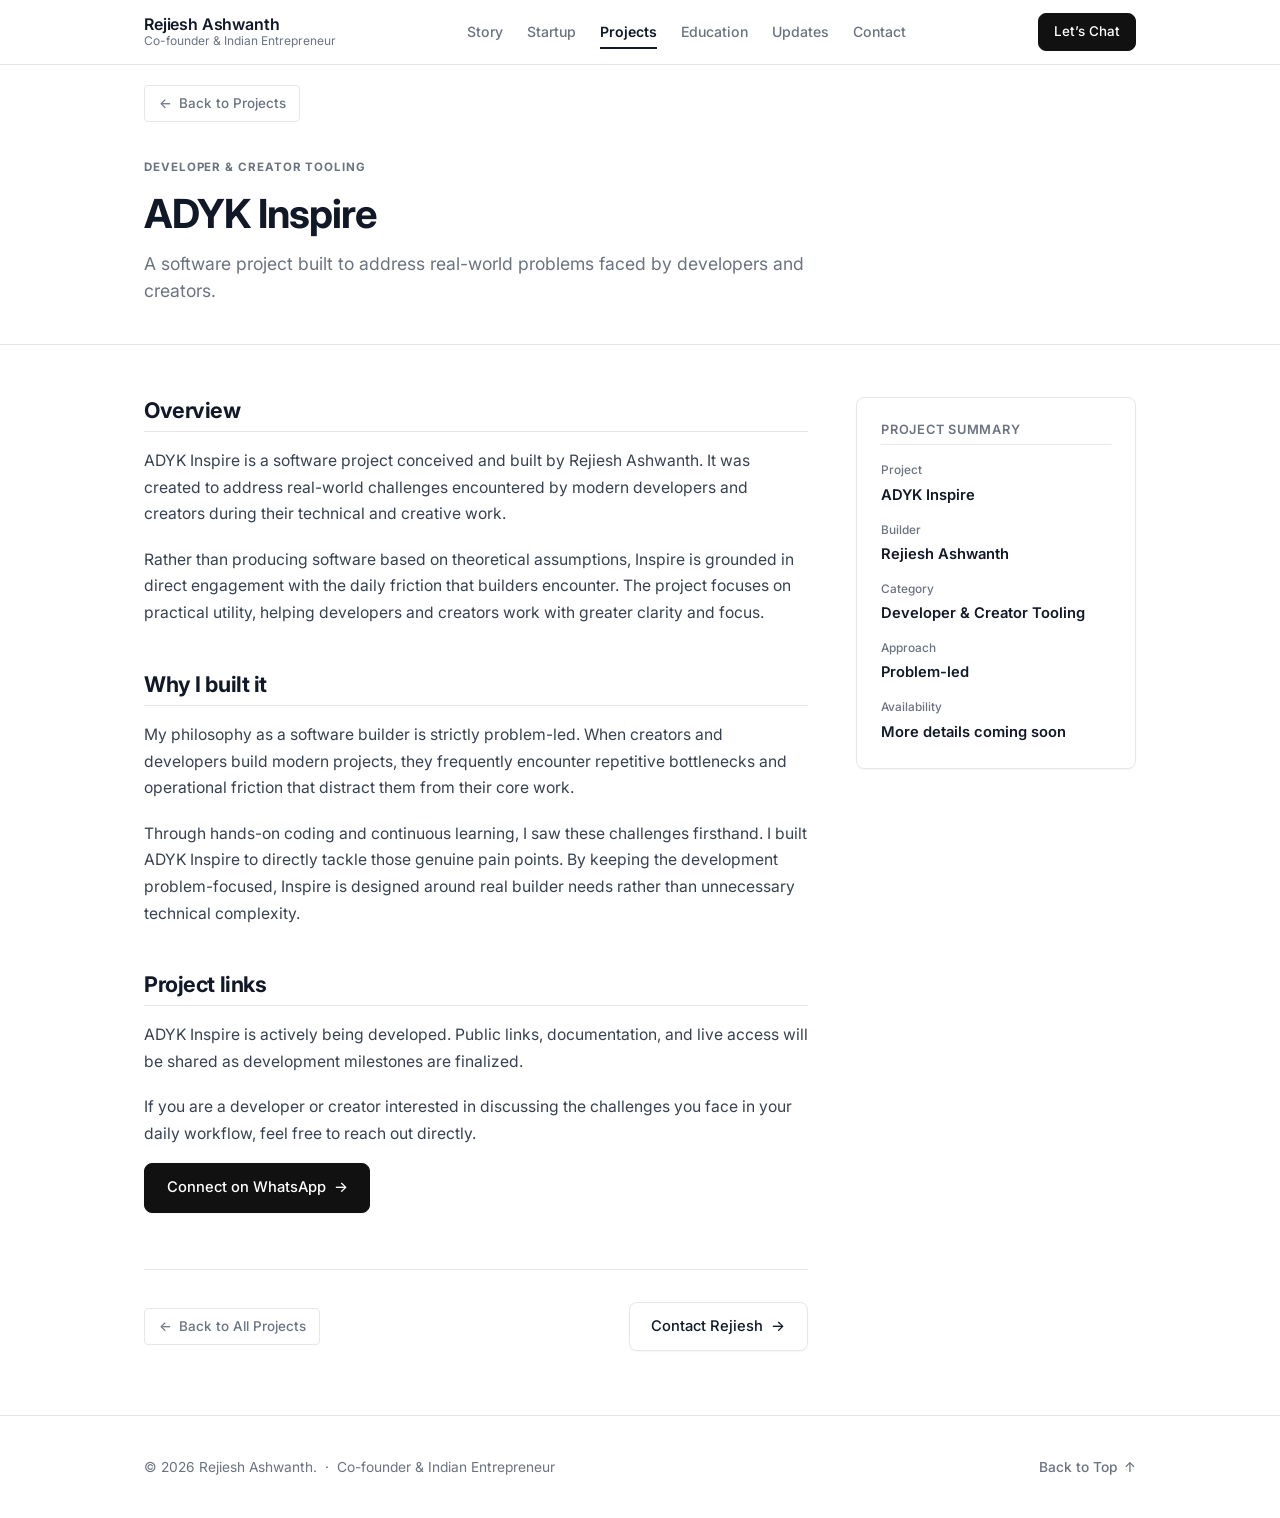
<file: project-inspire.html>
<!DOCTYPE html>
<html lang="en">
<head>
  <meta charset="UTF-8">
  <meta name="viewport" content="width=device-width, initial-scale=1.0">
  <title>ADYK Inspire — Project Overview | Rejiesh Ashwanth</title>
  
  <!-- SEO Meta Tags -->
  <meta name="description" content="Project overview of ADYK Inspire, built by Rejiesh Ashwanth to address real-world problems for developers and creators.">
  <meta name="keywords" content="ADYK Inspire, Rejiesh Ashwanth, Developer Tooling, Creator Software, Problem-Led, Builder">
  <meta name="author" content="Rejiesh Ashwanth">
  <meta name="theme-color" content="#ffffff">

  <!-- Open Graph -->
  <meta property="og:type" content="website">
  <meta property="og:title" content="ADYK Inspire — Project Overview | Rejiesh Ashwanth">
  <meta property="og:description" content="A problem-led initiative designed to eliminate practical friction for developers and creators.">
  <meta property="og:image" content="assets/rejiesh-portrait.jpg">

  <!-- Favicon -->
  <link rel="icon" type="image/svg+xml" href="assets/favicon.svg">

  <!-- Google Font: Inter -->
  <link rel="preconnect" href="https://fonts.googleapis.com">
  <link rel="preconnect" href="https://fonts.gstatic.com" crossorigin>
  <link href="https://fonts.googleapis.com/css2?family=Inter:wght@400;500;600;700&display=swap" rel="stylesheet">

  <!-- Main Restrained Monochrome Stylesheet -->
  <link rel="stylesheet" href="css/style.css">
</head>
<body>

  <!-- Sticky Navbar -->
  <header id="site-header" class="site-header">
    <div class="nav-container">
      <a href="index.html" class="nav-brand" aria-label="Rejiesh Ashwanth Home">
        <span class="brand-name">Rejiesh Ashwanth</span>
        <span class="brand-role">Co-founder &amp; Indian Entrepreneur</span>
      </a>

      <nav class="nav-menu" aria-label="Main Navigation">
        <a href="index.html#story" class="nav-link">Story</a>
        <a href="startup.html" class="nav-link">Startup</a>
        <a href="projects.html" class="nav-link active" aria-current="page">Projects</a>
        <a href="index.html#education" class="nav-link">Education</a>
        <a href="index.html#updates" class="nav-link">Updates</a>
        <a href="index.html#contact" class="nav-link">Contact</a>
      </nav>

      <div class="nav-actions">
        <a href="https://wa.me/918870605699?text=Hi%20Rejiesh%2C%20I%20am%20interested%20in%20ADYK%20Inspire%21" 
           target="_blank" 
           rel="noopener noreferrer" 
           class="btn-nav-chat"
           aria-label="Direct message on WhatsApp">
          <span>Let’s Chat</span>
        </a>
        <button id="mobile-menu-btn" class="mobile-menu-btn" aria-label="Toggle navigation menu" aria-expanded="false" aria-controls="mobile-menu">
          <span></span><span></span><span></span>
        </button>
      </div>
    </div>

    <!-- Mobile Dropdown -->
    <div id="mobile-menu" class="mobile-menu" aria-label="Mobile Navigation Menu">
      <a href="index.html#story" class="mobile-nav-link">Story</a>
      <a href="startup.html" class="mobile-nav-link">Startup</a>
      <a href="projects.html" class="mobile-nav-link active" aria-current="page">Projects</a>
      <a href="index.html#education" class="mobile-nav-link">Education</a>
      <a href="index.html#updates" class="mobile-nav-link">Updates</a>
      <a href="index.html#contact" class="mobile-nav-link">Contact</a>
      <a href="https://wa.me/918870605699?text=Hi%20Rejiesh%2C%20I%20am%20interested%20in%20ADYK%20Inspire%21" 
         target="_blank" 
         rel="noopener noreferrer" 
         class="btn-primary mobile-nav-chat">
        Let’s Chat on WhatsApp
      </a>
    </div>
  </header>

  <main>
    <!-- Top Breadcrumb -->
    <div class="projects-back-bar">
      <div class="container">
        <a href="projects.html" class="btn-back-home" aria-label="Return to Projects page">
          <span aria-hidden="true">←</span>
          <span>Back to Projects</span>
        </a>
      </div>
    </div>

    <!-- Project Hero -->
    <section class="project-detail-hero" aria-label="Project Title">
      <div class="container">
        <div class="project-detail-header reveal-on-scroll">
          <div class="project-detail-tag-row">
            <span class="product-category">Developer &amp; Creator Tooling</span>
          </div>
          <h1 class="project-detail-title">ADYK Inspire</h1>
          <p class="project-detail-subtitle">
            A software project built to address real-world problems faced by developers and creators.
          </p>
        </div>
      </div>
    </section>

    <!-- Project Details Body -->
    <section class="project-detail-body section-white" aria-label="Project Overview and Details">
      <div class="container">
        <div class="project-detail-layout">

          <!-- Main Narrative Column -->
          <div class="project-detail-main">

            <!-- Section 1: Overview -->
            <article class="project-detail-section reveal-on-scroll">
              <h2 class="project-detail-heading">Overview</h2>
              <div class="project-detail-prose">
                <p>
                  ADYK Inspire is a software project conceived and built by Rejiesh Ashwanth. It was created to address real-world challenges encountered by modern developers and creators during their technical and creative work.
                </p>
                <p>
                  Rather than producing software based on theoretical assumptions, Inspire is grounded in direct engagement with the daily friction that builders encounter. The project focuses on practical utility, helping developers and creators work with greater clarity and focus.
                </p>
              </div>
            </article>

            <!-- Section 2: Why I built it -->
            <article class="project-detail-section reveal-on-scroll">
              <h2 class="project-detail-heading">Why I built it</h2>
              <div class="project-detail-prose">
                <p>
                  My philosophy as a software builder is strictly problem-led. When creators and developers build modern projects, they frequently encounter repetitive bottlenecks and operational friction that distract them from their core work.
                </p>
                <p>
                  Through hands-on coding and continuous learning, I saw these challenges firsthand. I built ADYK Inspire to directly tackle those genuine pain points. By keeping the development problem-focused, Inspire is designed around real builder needs rather than unnecessary technical complexity.
                </p>
              </div>
            </article>

            <!-- Section 3: Project links -->
            <article class="project-detail-section reveal-on-scroll">
              <h2 class="project-detail-heading">Project links</h2>
              <div class="project-detail-prose">
                <p>
                  ADYK Inspire is actively being developed. Public links, documentation, and live access will be shared as development milestones are finalized.
                </p>
                <p>
                  If you are a developer or creator interested in discussing the challenges you face in your daily workflow, feel free to reach out directly.
                </p>
              </div>
              <div class="product-links-group" style="margin-top: 1rem;">
                <a href="https://wa.me/918870605699?text=Hi%20Rejiesh%2C%20I%20would%20like%20to%20learn%20more%20about%20ADYK%20Inspire" 
                   target="_blank" 
                   rel="noopener noreferrer" 
                   class="btn-primary"
                   aria-label="Contact Rejiesh on WhatsApp about ADYK Inspire">
                  <span>Connect on WhatsApp</span>
                  <span aria-hidden="true">→</span>
                </a>
              </div>
            </article>

            <!-- Return Footer -->
            <div class="project-nav-footer">
              <a href="projects.html" class="btn-back-home">
                <span aria-hidden="true">←</span>
                <span>Back to All Projects</span>
              </a>
              <a href="index.html#contact" class="btn-secondary">
                <span>Contact Rejiesh</span>
                <span aria-hidden="true">→</span>
              </a>
            </div>

          </div>

          <!-- Sidebar Quick Facts -->
          <aside class="project-detail-sidebar reveal-on-scroll" aria-label="Project Summary">
            <div class="project-detail-card">
              <h3 class="project-detail-card-title">Project Summary</h3>
              <div class="project-facts-list">
                <div class="project-fact-item">
                  <span class="fact-label">Project</span>
                  <span class="fact-value">ADYK Inspire</span>
                </div>
                <div class="project-fact-item">
                  <span class="fact-label">Builder</span>
                  <span class="fact-value">Rejiesh Ashwanth</span>
                </div>
                <div class="project-fact-item">
                  <span class="fact-label">Category</span>
                  <span class="fact-value">Developer &amp; Creator Tooling</span>
                </div>
                <div class="project-fact-item">
                  <span class="fact-label">Approach</span>
                  <span class="fact-value">Problem-led</span>
                </div>
                <div class="project-fact-item">
                  <span class="fact-label">Availability</span>
                  <span class="fact-value">More details coming soon</span>
                </div>
              </div>
            </div>
          </aside>

        </div>
      </div>
    </section>
  </main>

  <!-- Sticky Footer -->
  <footer class="site-footer">
    <div class="container footer-content">
      <div class="footer-left">
        <span>© <span id="current-year">2026</span> Rejiesh Ashwanth.</span>
        <span aria-hidden="true">·</span>
        <span>Co-founder &amp; Indian Entrepreneur</span>
      </div>
      <div class="footer-right">
        <a href="#site-header" class="back-to-top-btn" aria-label="Scroll back to top">
          <span>Back to Top</span>
          <span aria-hidden="true">↑</span>
        </a>
      </div>
    </div>
  </footer>

  <script src="js/main.js"></script>
</body>
</html>
</file>
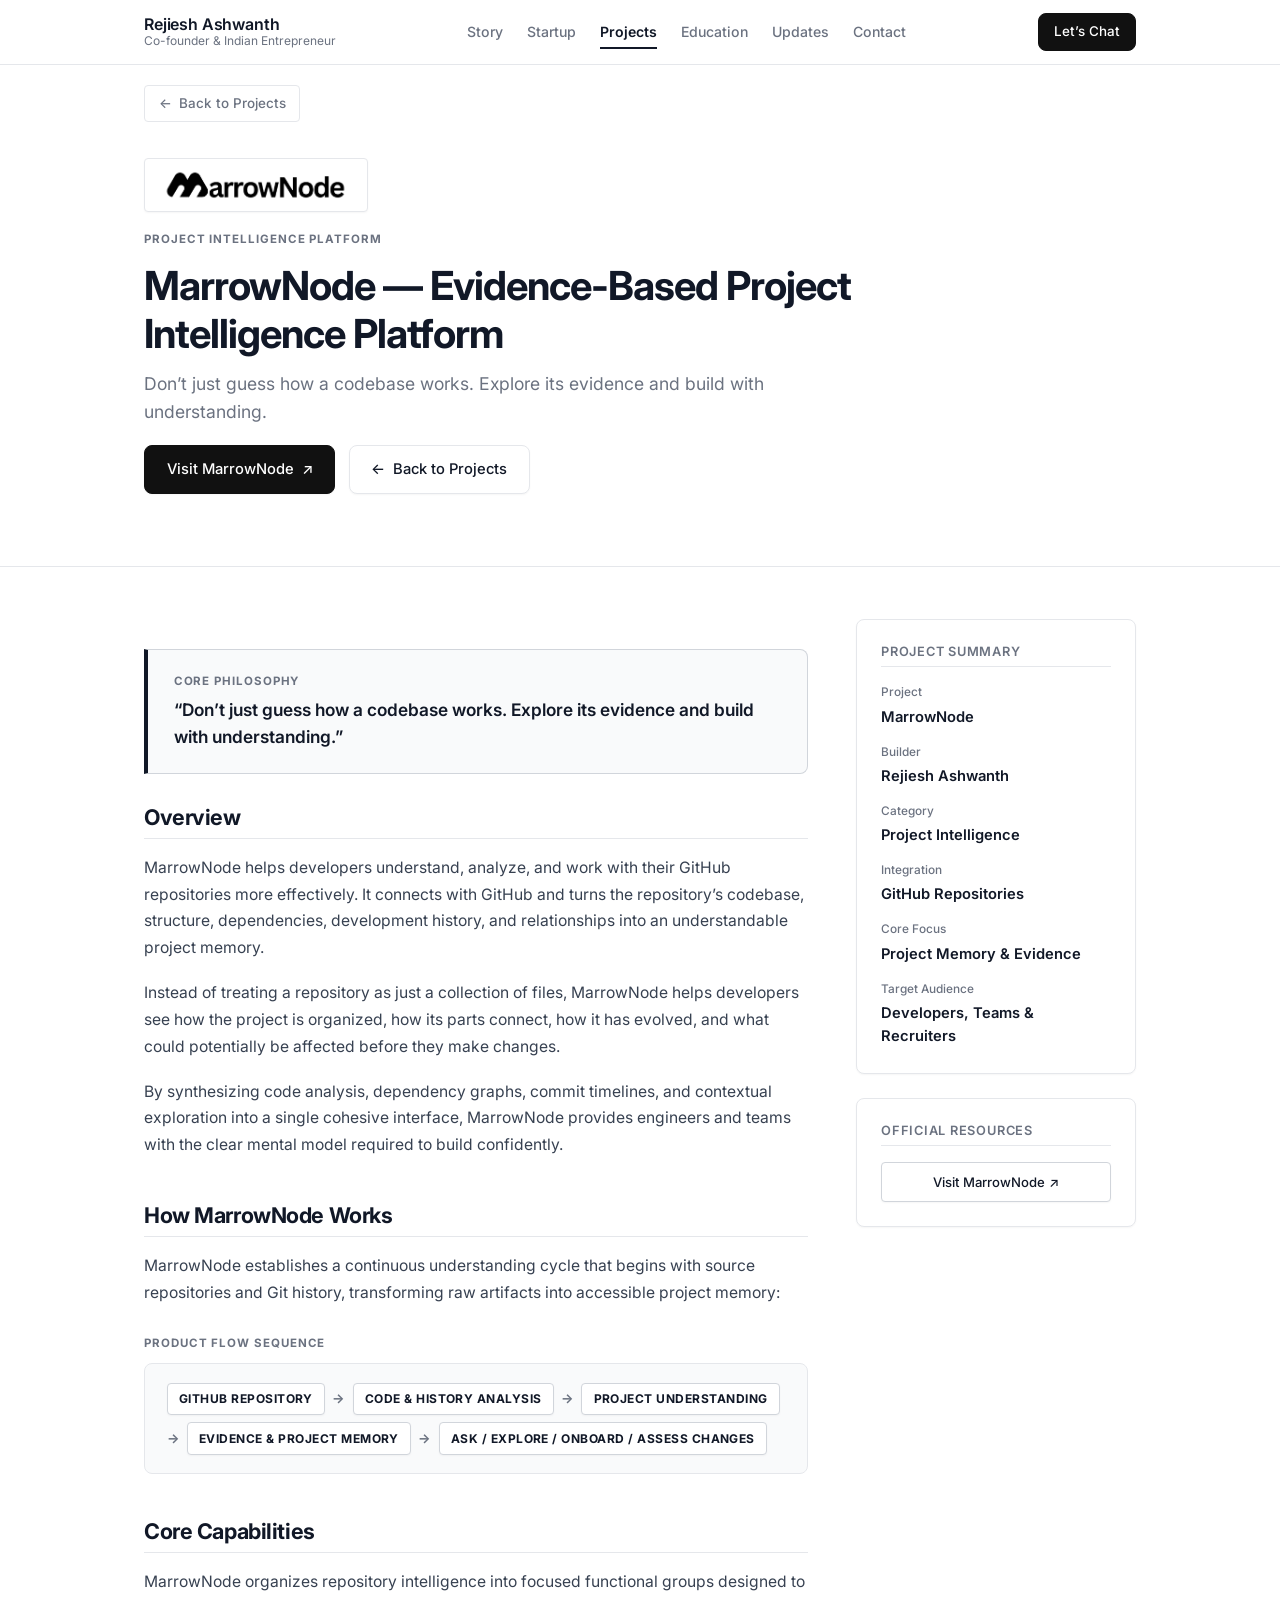
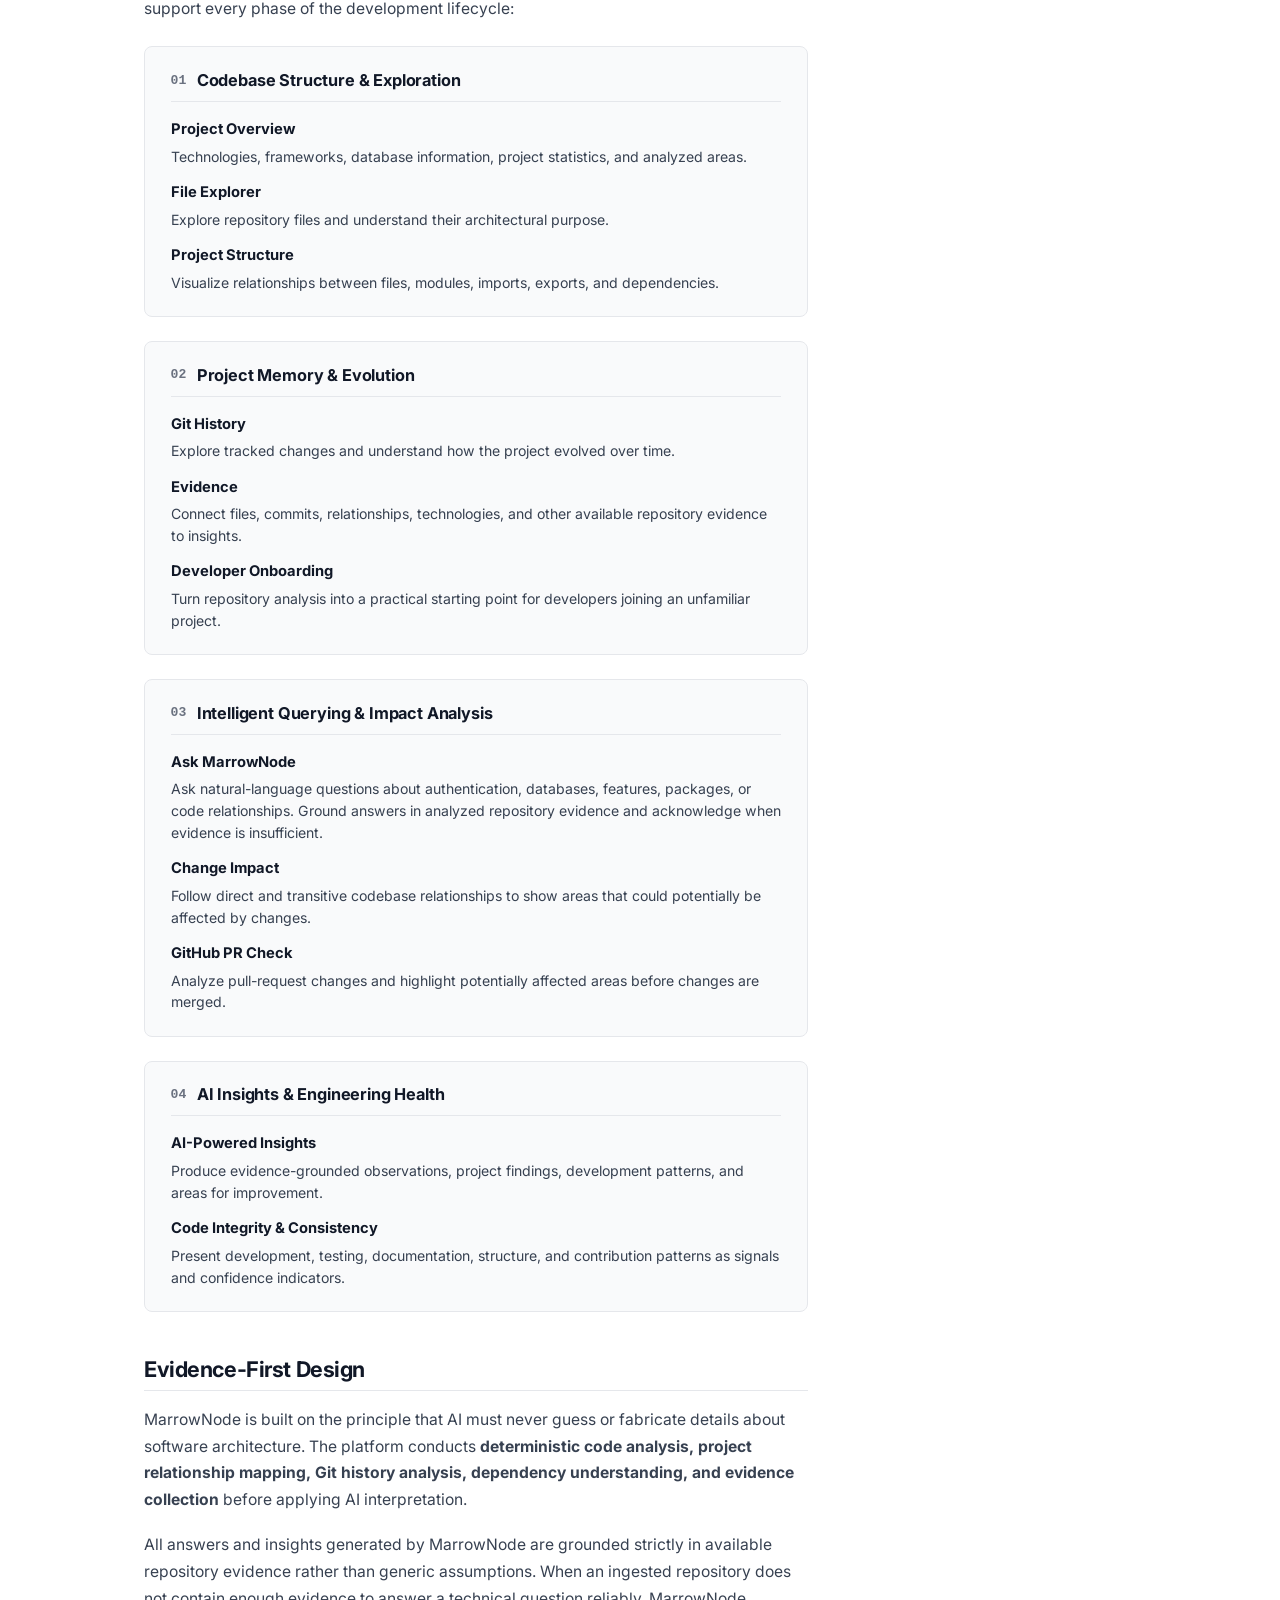
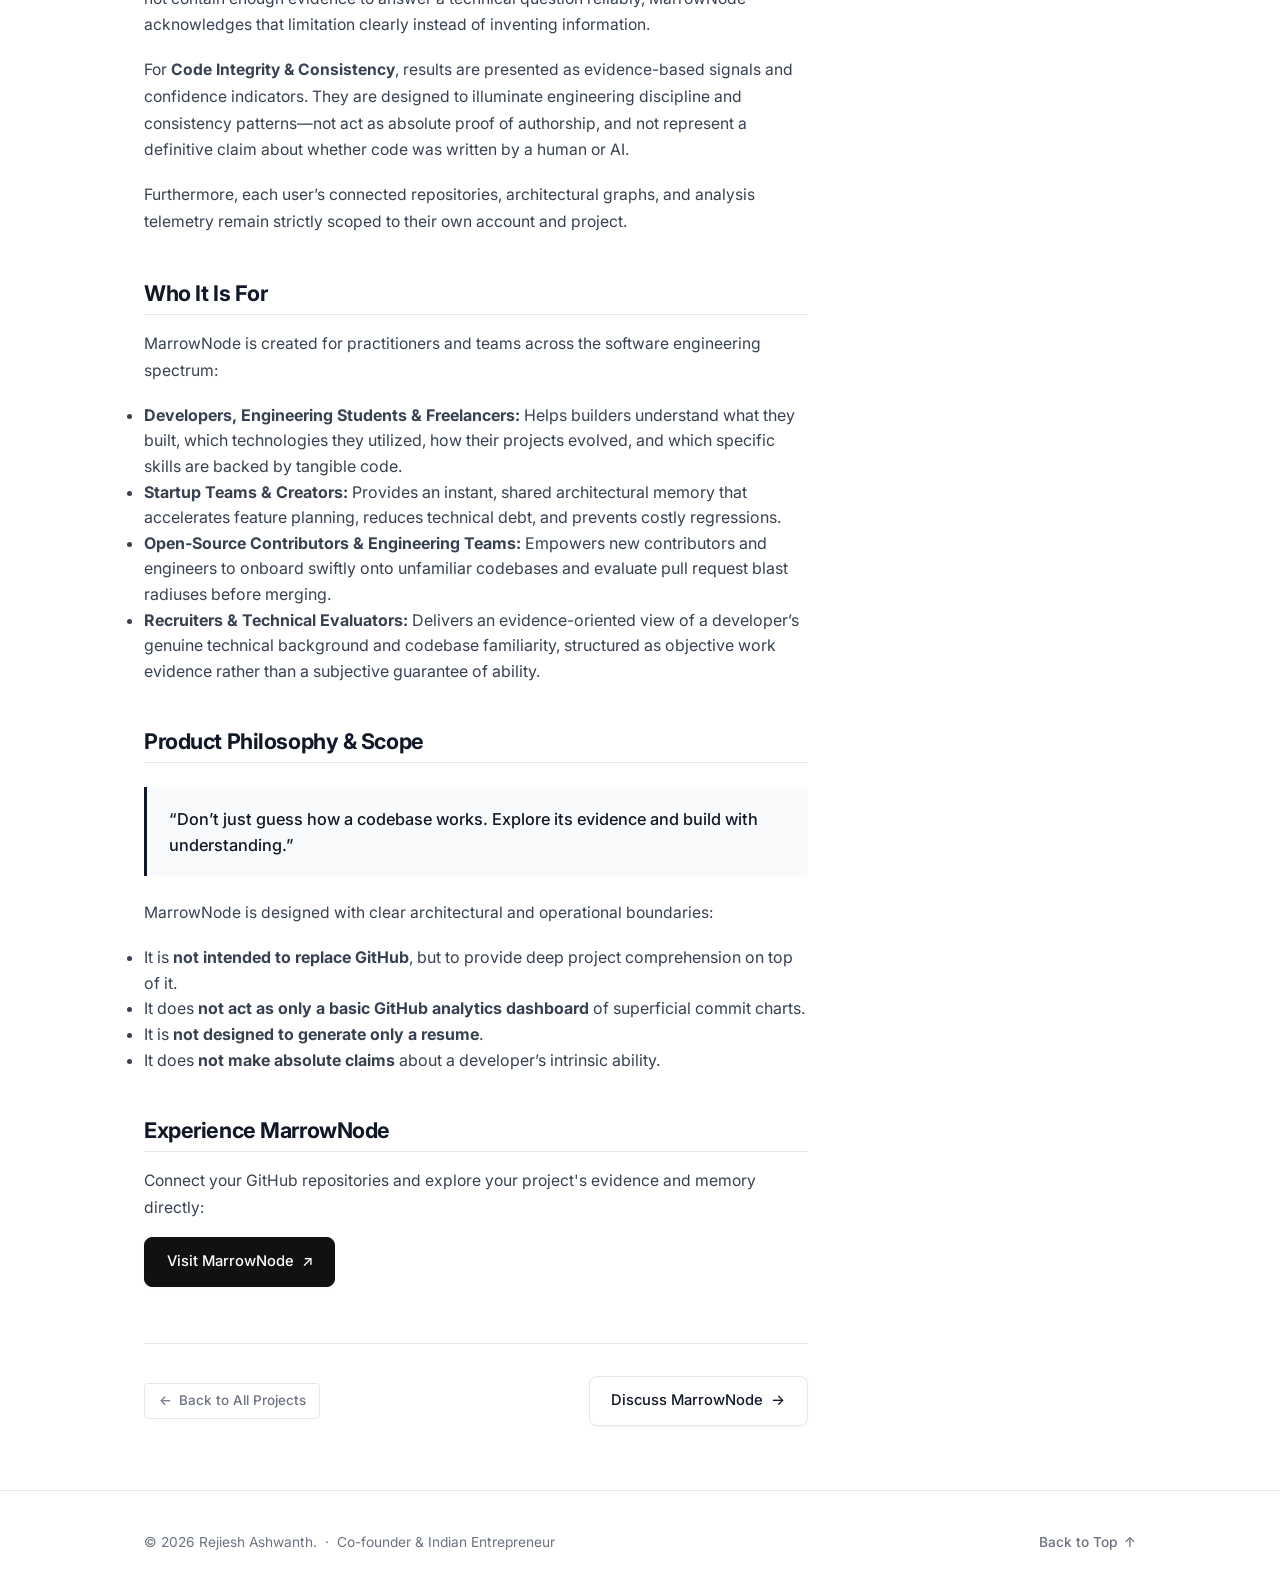
<file: project-marrownode.html>
<!DOCTYPE html>
<html lang="en">
<head>
  <meta charset="UTF-8">
  <meta name="viewport" content="width=device-width, initial-scale=1.0">
  <title>MarrowNode — Evidence-Based Project Intelligence Platform | Rejiesh Ashwanth</title>
  
  <!-- SEO Meta Tags -->
  <meta name="description" content="MarrowNode is an evidence-based project intelligence platform that connects with GitHub to turn codebase structure, dependencies, development history, and relationships into an understandable project memory.">
  <meta name="keywords" content="MarrowNode, Project Intelligence Platform, GitHub Analysis, Repository Intelligence, Code Structure, Git History, Change Impact, Developer Onboarding, Rejiesh Ashwanth">
  <meta name="author" content="Rejiesh Ashwanth">
  <meta name="theme-color" content="#ffffff">

  <!-- Open Graph -->
  <meta property="og:type" content="website">
  <meta property="og:title" content="MarrowNode — Evidence-Based Project Intelligence Platform">
  <meta property="og:description" content="Don’t just guess how a codebase works. Explore its evidence and build with understanding.">
  <meta property="og:image" content="assets/marrownode-logo.png">

  <!-- Favicon -->
  <link rel="icon" type="image/svg+xml" href="assets/favicon.svg">

  <!-- Google Font: Inter -->
  <link rel="preconnect" href="https://fonts.googleapis.com">
  <link rel="preconnect" href="https://fonts.gstatic.com" crossorigin>
  <link href="https://fonts.googleapis.com/css2?family=Inter:wght@400;500;600;700&display=swap" rel="stylesheet">

  <!-- Main Restrained Monochrome Stylesheet -->
  <link rel="stylesheet" href="css/style.css">
</head>
<body>

  <!-- ====================================================================
       NAVBAR
       Sticky navbar with plain text wordmark & subtitle
       ==================================================================== -->
  <header id="site-header" class="site-header">
    <div class="nav-container">
      <a href="index.html" class="nav-brand" aria-label="Rejiesh Ashwanth Home">
        <span class="brand-name">Rejiesh Ashwanth</span>
        <span class="brand-role">Co-founder &amp; Indian Entrepreneur</span>
      </a>

      <!-- Desktop Navigation Menu -->
      <nav class="nav-menu" aria-label="Main Navigation">
        <a href="index.html#story" class="nav-link">Story</a>
        <a href="startup.html" class="nav-link">Startup</a>
        <a href="projects.html" class="nav-link active" aria-current="page">Projects</a>
        <a href="index.html#education" class="nav-link">Education</a>
        <a href="index.html#updates" class="nav-link">Updates</a>
        <a href="index.html#contact" class="nav-link">Contact</a>
      </nav>

      <div class="nav-actions">
        <a href="https://wa.me/918870605699?text=Hi%20Rejiesh%2C%20I%20am%20interested%20in%20MarrowNode%21" 
           target="_blank" 
           rel="noopener noreferrer" 
           class="btn-nav-chat"
           aria-label="Direct message on WhatsApp">
          <span>Let’s Chat</span>
        </a>

        <button id="mobile-menu-btn" class="mobile-menu-btn" aria-label="Toggle navigation menu" aria-expanded="false" aria-controls="mobile-menu">
          <span></span>
          <span></span>
          <span></span>
        </button>
      </div>
    </div>

    <!-- Mobile Navigation Dropdown -->
    <div id="mobile-menu" class="mobile-menu" aria-label="Mobile Navigation Menu">
      <a href="index.html#story" class="mobile-nav-link">Story</a>
      <a href="startup.html" class="mobile-nav-link">Startup</a>
      <a href="projects.html" class="mobile-nav-link active" aria-current="page">Projects</a>
      <a href="index.html#education" class="mobile-nav-link">Education</a>
      <a href="index.html#updates" class="mobile-nav-link">Updates</a>
      <a href="index.html#contact" class="mobile-nav-link">Contact</a>
      <a href="https://wa.me/918870605699?text=Hi%20Rejiesh%2C%20I%20am%20interested%20in%20MarrowNode%21" 
         target="_blank" 
         rel="noopener noreferrer" 
         class="btn-primary mobile-nav-chat">
        Let’s Chat on WhatsApp
      </a>
    </div>
  </header>

  <main>
    <!-- Top Breadcrumb -->
    <div class="projects-back-bar">
      <div class="container">
        <a href="projects.html" class="btn-back-home" aria-label="Return to Projects page">
          <span aria-hidden="true">←</span>
          <span>Back to Projects</span>
        </a>
      </div>
    </div>

    <!-- Project Hero -->
    <section class="project-detail-hero" aria-label="Project Title">
      <div class="container">
        <div class="project-detail-header reveal-on-scroll">
          <div class="project-hero-brand">
            <img src="assets/marrownode-logo.png" 
                 alt="MarrowNode Logo" 
                 class="project-hero-logo" 
                 width="220" 
                 height="41" 
                 loading="eager">
          </div>
          <div class="project-detail-tag-row">
            <span class="product-category">Project Intelligence Platform</span>
          </div>
          <h1 class="project-detail-title">MarrowNode — Evidence-Based Project Intelligence Platform</h1>
          <p class="project-detail-subtitle">
            Don’t just guess how a codebase works. Explore its evidence and build with understanding.
          </p>
          <div class="hero-cta-group" style="margin-top: 1.25rem;">
            <a href="https://www.marrownode.online/" 
               target="_blank" 
               rel="noopener noreferrer" 
               class="btn-primary"
               aria-label="Visit MarrowNode official website (opens in new tab)">
              <span>Visit MarrowNode</span>
              <span aria-hidden="true">↗</span>
            </a>
            <a href="projects.html" class="btn-secondary" aria-label="Return to all projects">
              <span aria-hidden="true">←</span>
              <span>Back to Projects</span>
            </a>
          </div>
        </div>
      </div>
    </section>

    <!-- Project Details Body -->
    <section class="project-detail-body section-white" aria-label="Project Overview and Details">
      <div class="container">
        <div class="project-detail-layout">

          <!-- Main Narrative Column -->
          <div class="project-detail-main">

            <!-- Core Philosophy Callout -->
            <div class="core-idea-card reveal-on-scroll">
              <span class="core-idea-label">Core Philosophy</span>
              <p class="core-idea-text">
                “Don’t just guess how a codebase works. Explore its evidence and build with understanding.”
              </p>
            </div>

            <!-- Section 1: Overview -->
            <article class="project-detail-section reveal-on-scroll">
              <h2 class="project-detail-heading">Overview</h2>
              <div class="project-detail-prose">
                <p>
                  MarrowNode helps developers understand, analyze, and work with their GitHub repositories more effectively. It connects with GitHub and turns the repository’s codebase, structure, dependencies, development history, and relationships into an understandable project memory.
                </p>
                <p>
                  Instead of treating a repository as just a collection of files, MarrowNode helps developers see how the project is organized, how its parts connect, how it has evolved, and what could potentially be affected before they make changes.
                </p>
                <p>
                  By synthesizing code analysis, dependency graphs, commit timelines, and contextual exploration into a single cohesive interface, MarrowNode provides engineers and teams with the clear mental model required to build confidently.
                </p>
              </div>
            </article>

            <!-- Section 2: How MarrowNode Works (Visual Flow Sequence) -->
            <article class="project-detail-section reveal-on-scroll">
              <h2 class="project-detail-heading">How MarrowNode Works</h2>
              <div class="project-detail-prose">
                <p>
                  MarrowNode establishes a continuous understanding cycle that begins with source repositories and Git history, transforming raw artifacts into accessible project memory:
                </p>
              </div>

              <!-- Product Flow Sequence Box -->
              <div class="workflow-box">
                <span class="workflow-label">Product Flow Sequence</span>
                <div class="workflow-sequence">
                  <span class="workflow-step">GitHub Repository</span>
                  <span class="workflow-arrow" aria-hidden="true">→</span>
                  <span class="workflow-step">Code &amp; History Analysis</span>
                  <span class="workflow-arrow" aria-hidden="true">→</span>
                  <span class="workflow-step">Project Understanding</span>
                  <span class="workflow-arrow" aria-hidden="true">→</span>
                  <span class="workflow-step">Evidence &amp; Project Memory</span>
                  <span class="workflow-arrow" aria-hidden="true">→</span>
                  <span class="workflow-step">Ask / Explore / Onboard / Assess Changes</span>
                </div>
              </div>
            </article>

            <!-- Section 3: Core Capabilities (Organized Groups) -->
            <article class="project-detail-section reveal-on-scroll">
              <h2 class="project-detail-heading">Core Capabilities</h2>
              <div class="project-detail-prose">
                <p>
                  MarrowNode organizes repository intelligence into focused functional groups designed to support every phase of the development lifecycle:
                </p>
              </div>

              <div class="capability-groups-container">

                <!-- Group 1: Codebase Structure & Exploration -->
                <div class="capability-group-card">
                  <div class="capability-group-header">
                    <span class="capability-group-num">01</span>
                    <h3 class="capability-group-title">Codebase Structure &amp; Exploration</h3>
                  </div>
                  <div class="capability-group-items">
                    <div class="capability-group-item">
                      <div class="capability-item-title">Project Overview</div>
                      <p class="capability-item-desc">Technologies, frameworks, database information, project statistics, and analyzed areas.</p>
                    </div>
                    <div class="capability-group-item">
                      <div class="capability-item-title">File Explorer</div>
                      <p class="capability-item-desc">Explore repository files and understand their architectural purpose.</p>
                    </div>
                    <div class="capability-group-item">
                      <div class="capability-item-title">Project Structure</div>
                      <p class="capability-item-desc">Visualize relationships between files, modules, imports, exports, and dependencies.</p>
                    </div>
                  </div>
                </div>

                <!-- Group 2: Project Memory & Evolution -->
                <div class="capability-group-card">
                  <div class="capability-group-header">
                    <span class="capability-group-num">02</span>
                    <h3 class="capability-group-title">Project Memory &amp; Evolution</h3>
                  </div>
                  <div class="capability-group-items">
                    <div class="capability-group-item">
                      <div class="capability-item-title">Git History</div>
                      <p class="capability-item-desc">Explore tracked changes and understand how the project evolved over time.</p>
                    </div>
                    <div class="capability-group-item">
                      <div class="capability-item-title">Evidence</div>
                      <p class="capability-item-desc">Connect files, commits, relationships, technologies, and other available repository evidence to insights.</p>
                    </div>
                    <div class="capability-group-item">
                      <div class="capability-item-title">Developer Onboarding</div>
                      <p class="capability-item-desc">Turn repository analysis into a practical starting point for developers joining an unfamiliar project.</p>
                    </div>
                  </div>
                </div>

                <!-- Group 3: Intelligent Querying & Impact Analysis -->
                <div class="capability-group-card">
                  <div class="capability-group-header">
                    <span class="capability-group-num">03</span>
                    <h3 class="capability-group-title">Intelligent Querying &amp; Impact Analysis</h3>
                  </div>
                  <div class="capability-group-items">
                    <div class="capability-group-item">
                      <div class="capability-item-title">Ask MarrowNode</div>
                      <p class="capability-item-desc">Ask natural-language questions about authentication, databases, features, packages, or code relationships. Ground answers in analyzed repository evidence and acknowledge when evidence is insufficient.</p>
                    </div>
                    <div class="capability-group-item">
                      <div class="capability-item-title">Change Impact</div>
                      <p class="capability-item-desc">Follow direct and transitive codebase relationships to show areas that could potentially be affected by changes.</p>
                    </div>
                    <div class="capability-group-item">
                      <div class="capability-item-title">GitHub PR Check</div>
                      <p class="capability-item-desc">Analyze pull-request changes and highlight potentially affected areas before changes are merged.</p>
                    </div>
                  </div>
                </div>

                <!-- Group 4: AI Insights & Engineering Health -->
                <div class="capability-group-card">
                  <div class="capability-group-header">
                    <span class="capability-group-num">04</span>
                    <h3 class="capability-group-title">AI Insights &amp; Engineering Health</h3>
                  </div>
                  <div class="capability-group-items">
                    <div class="capability-group-item">
                      <div class="capability-item-title">AI-Powered Insights</div>
                      <p class="capability-item-desc">Produce evidence-grounded observations, project findings, development patterns, and areas for improvement.</p>
                    </div>
                    <div class="capability-group-item">
                      <div class="capability-item-title">Code Integrity &amp; Consistency</div>
                      <p class="capability-item-desc">Present development, testing, documentation, structure, and contribution patterns as signals and confidence indicators.</p>
                    </div>
                  </div>
                </div>

              </div>
            </article>

            <!-- Section 4: Evidence-First Design & Integrity Principles -->
            <article class="project-detail-section reveal-on-scroll">
              <h2 class="project-detail-heading">Evidence-First Design</h2>
              <div class="project-detail-prose">
                <p>
                  MarrowNode is built on the principle that AI must never guess or fabricate details about software architecture. The platform conducts <strong>deterministic code analysis, project relationship mapping, Git history analysis, dependency understanding, and evidence collection</strong> before applying AI interpretation.
                </p>
                <p>
                  All answers and insights generated by MarrowNode are grounded strictly in available repository evidence rather than generic assumptions. When an ingested repository does not contain enough evidence to answer a technical question reliably, MarrowNode acknowledges that limitation clearly instead of inventing information.
                </p>
                <p>
                  For <strong>Code Integrity &amp; Consistency</strong>, results are presented as evidence-based signals and confidence indicators. They are designed to illuminate engineering discipline and consistency patterns—not act as absolute proof of authorship, and not represent a definitive claim about whether code was written by a human or AI.
                </p>
                <p>
                  Furthermore, each user’s connected repositories, architectural graphs, and analysis telemetry remain strictly scoped to their own account and project.
                </p>
              </div>
            </article>

            <!-- Section 5: Who It Is For -->
            <article class="project-detail-section reveal-on-scroll">
              <h2 class="project-detail-heading">Who It Is For</h2>
              <div class="project-detail-prose">
                <p>
                  MarrowNode is created for practitioners and teams across the software engineering spectrum:
                </p>
                <ul>
                  <li><strong>Developers, Engineering Students &amp; Freelancers:</strong> Helps builders understand what they built, which technologies they utilized, how their projects evolved, and which specific skills are backed by tangible code.</li>
                  <li><strong>Startup Teams &amp; Creators:</strong> Provides an instant, shared architectural memory that accelerates feature planning, reduces technical debt, and prevents costly regressions.</li>
                  <li><strong>Open-Source Contributors &amp; Engineering Teams:</strong> Empowers new contributors and engineers to onboard swiftly onto unfamiliar codebases and evaluate pull request blast radiuses before merging.</li>
                  <li><strong>Recruiters &amp; Technical Evaluators:</strong> Delivers an evidence-oriented view of a developer’s genuine technical background and codebase familiarity, structured as objective work evidence rather than a subjective guarantee of ability.</li>
                </ul>
              </div>
            </article>

            <!-- Section 6: Product Philosophy & Boundaries -->
            <article class="project-detail-section reveal-on-scroll">
              <h2 class="project-detail-heading">Product Philosophy &amp; Scope</h2>
              <div class="project-detail-prose">
                <div class="project-detail-quote">
                  “Don’t just guess how a codebase works. Explore its evidence and build with understanding.”
                </div>
                <p style="margin-top: 1.25rem;">
                  MarrowNode is designed with clear architectural and operational boundaries:
                </p>
                <ul>
                  <li>It is <strong>not intended to replace GitHub</strong>, but to provide deep project comprehension on top of it.</li>
                  <li>It does <strong>not act as only a basic GitHub analytics dashboard</strong> of superficial commit charts.</li>
                  <li>It is <strong>not designed to generate only a resume</strong>.</li>
                  <li>It does <strong>not make absolute claims</strong> about a developer’s intrinsic ability.</li>
                </ul>
              </div>
            </article>

            <!-- Section 7: Live Platform Link -->
            <article class="project-detail-section reveal-on-scroll">
              <h2 class="project-detail-heading">Experience MarrowNode</h2>
              <div class="project-detail-prose">
                <p>
                  Connect your GitHub repositories and explore your project's evidence and memory directly:
                </p>
              </div>
              <div class="product-links-group" style="margin-top: 1rem;">
                <a href="https://www.marrownode.online/" 
                   target="_blank" 
                   rel="noopener noreferrer" 
                   class="btn-primary"
                   aria-label="Visit MarrowNode official website (opens in new tab)">
                  <span>Visit MarrowNode</span>
                  <span aria-hidden="true">↗</span>
                </a>
              </div>
            </article>

            <!-- Return Footer -->
            <div class="project-nav-footer">
              <a href="projects.html" class="btn-back-home">
                <span aria-hidden="true">←</span>
                <span>Back to All Projects</span>
              </a>
              <a href="index.html#contact" class="btn-secondary">
                <span>Discuss MarrowNode</span>
                <span aria-hidden="true">→</span>
              </a>
            </div>

          </div>

          <!-- Sidebar Quick Facts -->
          <aside class="project-detail-sidebar reveal-on-scroll" aria-label="Project Summary">
            <div class="project-detail-card">
              <h3 class="project-detail-card-title">Project Summary</h3>
              <div class="project-facts-list">
                <div class="project-fact-item">
                  <span class="fact-label">Project</span>
                  <span class="fact-value">MarrowNode</span>
                </div>
                <div class="project-fact-item">
                  <span class="fact-label">Builder</span>
                  <span class="fact-value">Rejiesh Ashwanth</span>
                </div>
                <div class="project-fact-item">
                  <span class="fact-label">Category</span>
                  <span class="fact-value">Project Intelligence</span>
                </div>
                <div class="project-fact-item">
                  <span class="fact-label">Integration</span>
                  <span class="fact-value">GitHub Repositories</span>
                </div>
                <div class="project-fact-item">
                  <span class="fact-label">Core Focus</span>
                  <span class="fact-value">Project Memory &amp; Evidence</span>
                </div>
                <div class="project-fact-item">
                  <span class="fact-label">Target Audience</span>
                  <span class="fact-value">Developers, Teams &amp; Recruiters</span>
                </div>
              </div>
            </div>

            <div class="project-detail-card">
              <h3 class="project-detail-card-title">Official Resources</h3>
              <div class="project-detail-links">
                <a href="https://www.marrownode.online/" 
                   target="_blank" 
                   rel="noopener noreferrer" 
                   class="btn-product-live"
                   aria-label="Visit MarrowNode official website (opens in new tab)">
                  <span>Visit MarrowNode ↗</span>
                </a>
              </div>
            </div>
          </aside>

        </div>
      </div>
    </section>
  </main>

  <!-- Sticky Footer -->
  <footer class="site-footer">
    <div class="container footer-content">
      <div class="footer-left">
        <span>© <span id="current-year">2026</span> Rejiesh Ashwanth.</span>
        <span aria-hidden="true">·</span>
        <span>Co-founder &amp; Indian Entrepreneur</span>
      </div>
      <div class="footer-right">
        <a href="#site-header" class="back-to-top-btn" aria-label="Scroll back to top">
          <span>Back to Top</span>
          <span aria-hidden="true">↑</span>
        </a>
      </div>
    </div>
  </footer>

  <script src="js/main.js"></script>
</body>
</html>
</file>
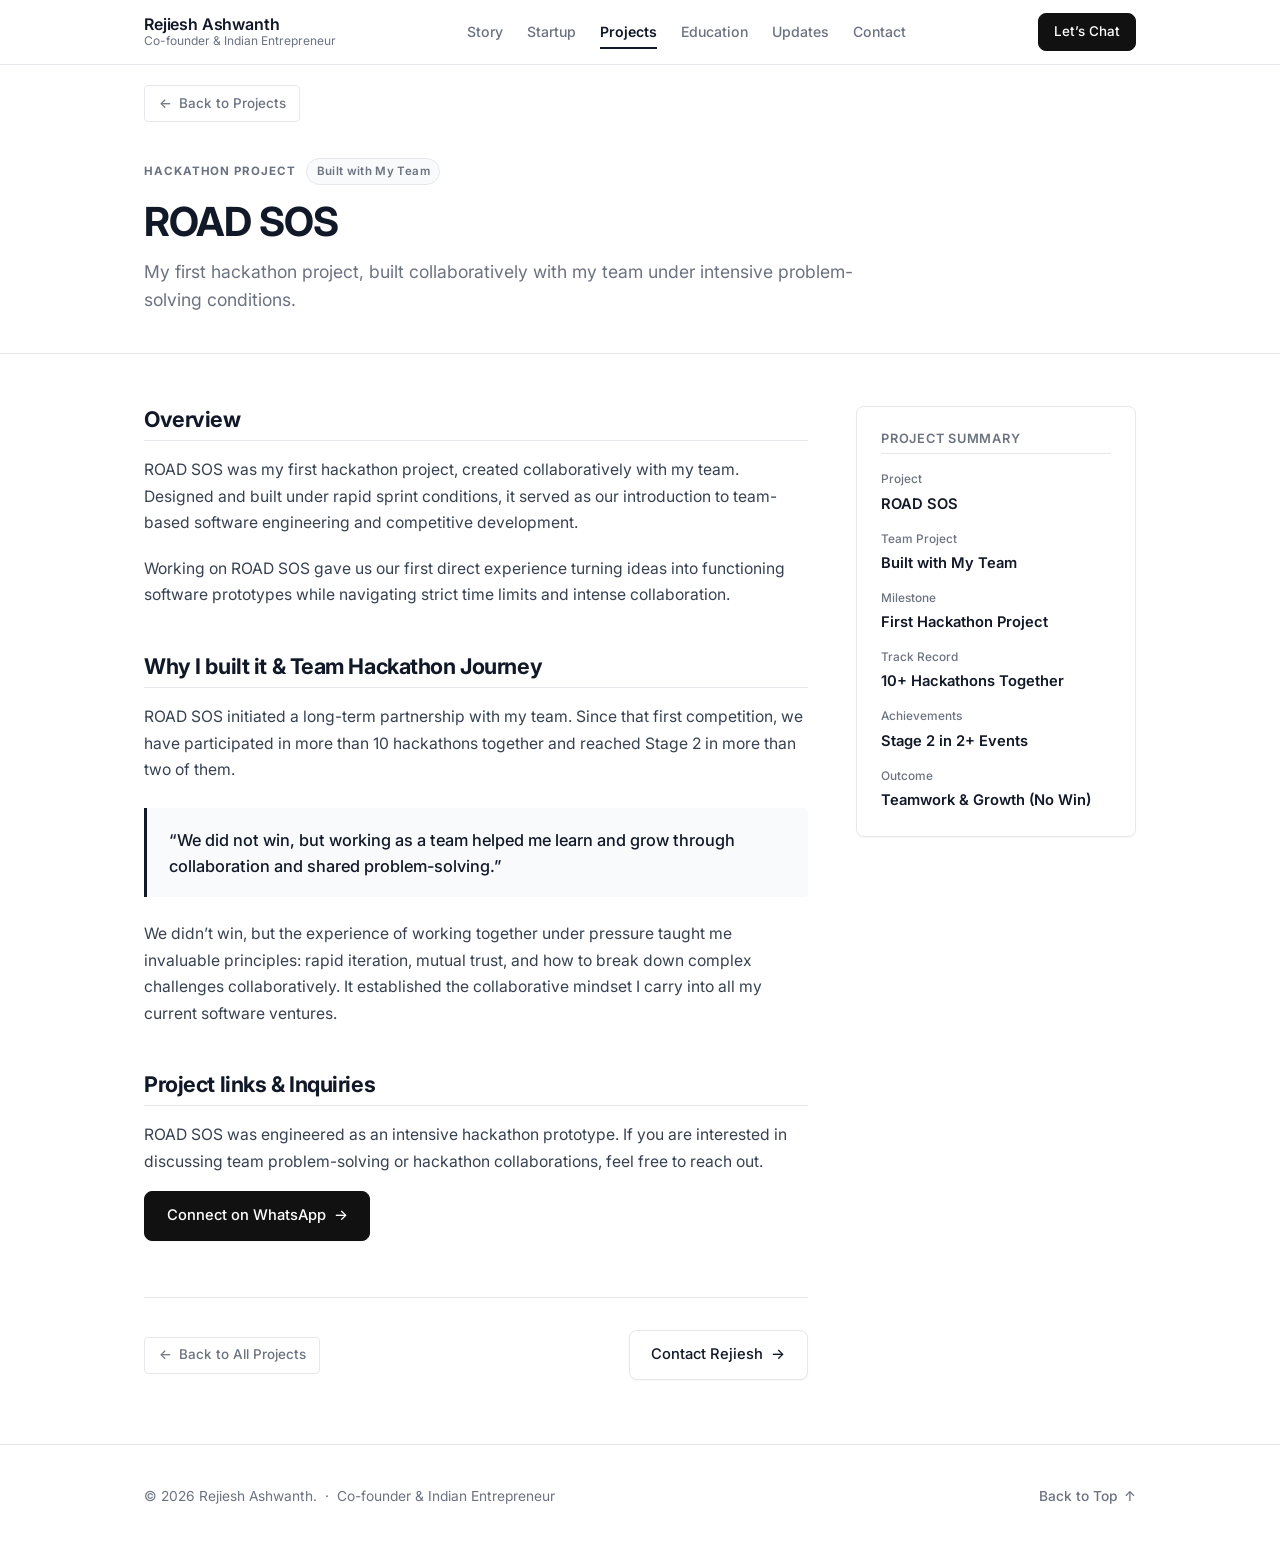
<file: project-road-sos.html>
<!DOCTYPE html>
<html lang="en">
<head>
  <meta charset="UTF-8">
  <meta name="viewport" content="width=device-width, initial-scale=1.0">
  <title>ROAD SOS — Project Overview | Rejiesh Ashwanth</title>
  
  <!-- SEO Meta Tags -->
  <meta name="description" content="Project overview of ROAD SOS, my first hackathon project built with my team.">
  <meta name="keywords" content="ROAD SOS, Rejiesh Ashwanth, Hackathon Project, Team Collaboration, Builder Journey">
  <meta name="author" content="Rejiesh Ashwanth">
  <meta name="theme-color" content="#ffffff">

  <!-- Open Graph -->
  <meta property="og:type" content="website">
  <meta property="og:title" content="ROAD SOS — Project Overview | Rejiesh Ashwanth">
  <meta property="og:description" content="My first hackathon project built with my team, launching our journey across 10+ hackathons.">
  <meta property="og:image" content="assets/rejiesh-portrait.jpg">

  <!-- Favicon -->
  <link rel="icon" type="image/svg+xml" href="assets/favicon.svg">

  <!-- Google Font: Inter -->
  <link rel="preconnect" href="https://fonts.googleapis.com">
  <link rel="preconnect" href="https://fonts.gstatic.com" crossorigin>
  <link href="https://fonts.googleapis.com/css2?family=Inter:wght@400;500;600;700&display=swap" rel="stylesheet">

  <!-- Main Restrained Monochrome Stylesheet -->
  <link rel="stylesheet" href="css/style.css">
</head>
<body>

  <!-- Sticky Navbar -->
  <header id="site-header" class="site-header">
    <div class="nav-container">
      <a href="index.html" class="nav-brand" aria-label="Rejiesh Ashwanth Home">
        <span class="brand-name">Rejiesh Ashwanth</span>
        <span class="brand-role">Co-founder &amp; Indian Entrepreneur</span>
      </a>

      <nav class="nav-menu" aria-label="Main Navigation">
        <a href="index.html#story" class="nav-link">Story</a>
        <a href="startup.html" class="nav-link">Startup</a>
        <a href="projects.html" class="nav-link active" aria-current="page">Projects</a>
        <a href="index.html#education" class="nav-link">Education</a>
        <a href="index.html#updates" class="nav-link">Updates</a>
        <a href="index.html#contact" class="nav-link">Contact</a>
      </nav>

      <div class="nav-actions">
        <a href="https://wa.me/918870605699?text=Hi%20Rejiesh%2C%20I%20am%20interested%20in%20learning%20about%20ROAD%20SOS%21" 
           target="_blank" 
           rel="noopener noreferrer" 
           class="btn-nav-chat"
           aria-label="Direct message on WhatsApp">
          <span>Let’s Chat</span>
        </a>
        <button id="mobile-menu-btn" class="mobile-menu-btn" aria-label="Toggle navigation menu" aria-expanded="false" aria-controls="mobile-menu">
          <span></span><span></span><span></span>
        </button>
      </div>
    </div>

    <!-- Mobile Dropdown -->
    <div id="mobile-menu" class="mobile-menu" aria-label="Mobile Navigation Menu">
      <a href="index.html#story" class="mobile-nav-link">Story</a>
      <a href="startup.html" class="mobile-nav-link">Startup</a>
      <a href="projects.html" class="mobile-nav-link active" aria-current="page">Projects</a>
      <a href="index.html#education" class="mobile-nav-link">Education</a>
      <a href="index.html#updates" class="mobile-nav-link">Updates</a>
      <a href="index.html#contact" class="mobile-nav-link">Contact</a>
      <a href="https://wa.me/918870605699?text=Hi%20Rejiesh%2C%20I%20am%20interested%20in%20learning%20about%20ROAD%20SOS%21" 
         target="_blank" 
         rel="noopener noreferrer" 
         class="btn-primary mobile-nav-chat">
        Let’s Chat on WhatsApp
      </a>
    </div>
  </header>

  <main>
    <!-- Top Breadcrumb -->
    <div class="projects-back-bar">
      <div class="container">
        <a href="projects.html" class="btn-back-home" aria-label="Return to Projects page">
          <span aria-hidden="true">←</span>
          <span>Back to Projects</span>
        </a>
      </div>
    </div>

    <!-- Project Hero -->
    <section class="project-detail-hero" aria-label="Project Title">
      <div class="container">
        <div class="project-detail-header reveal-on-scroll">
          <div class="project-detail-tag-row">
            <span class="product-category">Hackathon Project</span>
            <span class="product-status-tag">Built with My Team</span>
          </div>
          <h1 class="project-detail-title">ROAD SOS</h1>
          <p class="project-detail-subtitle">
            My first hackathon project, built collaboratively with my team under intensive problem-solving conditions.
          </p>
        </div>
      </div>
    </section>

    <!-- Project Details Body -->
    <section class="project-detail-body section-white" aria-label="Project Overview and Details">
      <div class="container">
        <div class="project-detail-layout">

          <!-- Main Narrative Column -->
          <div class="project-detail-main">

            <!-- Section 1: Overview -->
            <article class="project-detail-section reveal-on-scroll">
              <h2 class="project-detail-heading">Overview</h2>
              <div class="project-detail-prose">
                <p>
                  ROAD SOS was my first hackathon project, created collaboratively with my team. Designed and built under rapid sprint conditions, it served as our introduction to team-based software engineering and competitive development.
                </p>
                <p>
                  Working on ROAD SOS gave us our first direct experience turning ideas into functioning software prototypes while navigating strict time limits and intense collaboration.
                </p>
              </div>
            </article>

            <!-- Section 2: Why I built it & Team Hackathon Journey -->
            <article class="project-detail-section reveal-on-scroll">
              <h2 class="project-detail-heading">Why I built it &amp; Team Hackathon Journey</h2>
              <div class="project-detail-prose">
                <p>
                  ROAD SOS initiated a long-term partnership with my team. Since that first competition, we have participated in more than 10 hackathons together and reached Stage 2 in more than two of them.
                </p>
                <div class="project-detail-quote">
                  “We did not win, but working as a team helped me learn and grow through collaboration and shared problem-solving.”
                </div>
                <p>
                  We didn’t win, but the experience of working together under pressure taught me invaluable principles: rapid iteration, mutual trust, and how to break down complex challenges collaboratively. It established the collaborative mindset I carry into all my current software ventures.
                </p>
              </div>
            </article>

            <!-- Section 3: Project links & Collaboration -->
            <article class="project-detail-section reveal-on-scroll">
              <h2 class="project-detail-heading">Project links &amp; Inquiries</h2>
              <div class="project-detail-prose">
                <p>
                  ROAD SOS was engineered as an intensive hackathon prototype. If you are interested in discussing team problem-solving or hackathon collaborations, feel free to reach out.
                </p>
              </div>
              <div class="product-links-group" style="margin-top: 1rem;">
                <a href="https://wa.me/918870605699?text=Hi%20Rejiesh%2C%20I%20would%20like%20to%20connect%20regarding%20ROAD%20SOS" 
                   target="_blank" 
                   rel="noopener noreferrer" 
                   class="btn-primary"
                   aria-label="Connect on WhatsApp regarding ROAD SOS">
                  <span>Connect on WhatsApp</span>
                  <span aria-hidden="true">→</span>
                </a>
              </div>
            </article>

            <!-- Return Footer -->
            <div class="project-nav-footer">
              <a href="projects.html" class="btn-back-home">
                <span aria-hidden="true">←</span>
                <span>Back to All Projects</span>
              </a>
              <a href="index.html#contact" class="btn-secondary">
                <span>Contact Rejiesh</span>
                <span aria-hidden="true">→</span>
              </a>
            </div>

          </div>

          <!-- Sidebar Quick Facts -->
          <aside class="project-detail-sidebar reveal-on-scroll" aria-label="Project Summary">
            <div class="project-detail-card">
              <h3 class="project-detail-card-title">Project Summary</h3>
              <div class="project-facts-list">
                <div class="project-fact-item">
                  <span class="fact-label">Project</span>
                  <span class="fact-value">ROAD SOS</span>
                </div>
                <div class="project-fact-item">
                  <span class="fact-label">Team Project</span>
                  <span class="fact-value">Built with My Team</span>
                </div>
                <div class="project-fact-item">
                  <span class="fact-label">Milestone</span>
                  <span class="fact-value">First Hackathon Project</span>
                </div>
                <div class="project-fact-item">
                  <span class="fact-label">Track Record</span>
                  <span class="fact-value">10+ Hackathons Together</span>
                </div>
                <div class="project-fact-item">
                  <span class="fact-label">Achievements</span>
                  <span class="fact-value">Stage 2 in 2+ Events</span>
                </div>
                <div class="project-fact-item">
                  <span class="fact-label">Outcome</span>
                  <span class="fact-value">Teamwork &amp; Growth (No Win)</span>
                </div>
              </div>
            </div>
          </aside>

        </div>
      </div>
    </section>
  </main>

  <!-- Sticky Footer -->
  <footer class="site-footer">
    <div class="container footer-content">
      <div class="footer-left">
        <span>© <span id="current-year">2026</span> Rejiesh Ashwanth.</span>
        <span aria-hidden="true">·</span>
        <span>Co-founder &amp; Indian Entrepreneur</span>
      </div>
      <div class="footer-right">
        <a href="#site-header" class="back-to-top-btn" aria-label="Scroll back to top">
          <span>Back to Top</span>
          <span aria-hidden="true">↑</span>
        </a>
      </div>
    </div>
  </footer>

  <script src="js/main.js"></script>
</body>
</html>
</file>
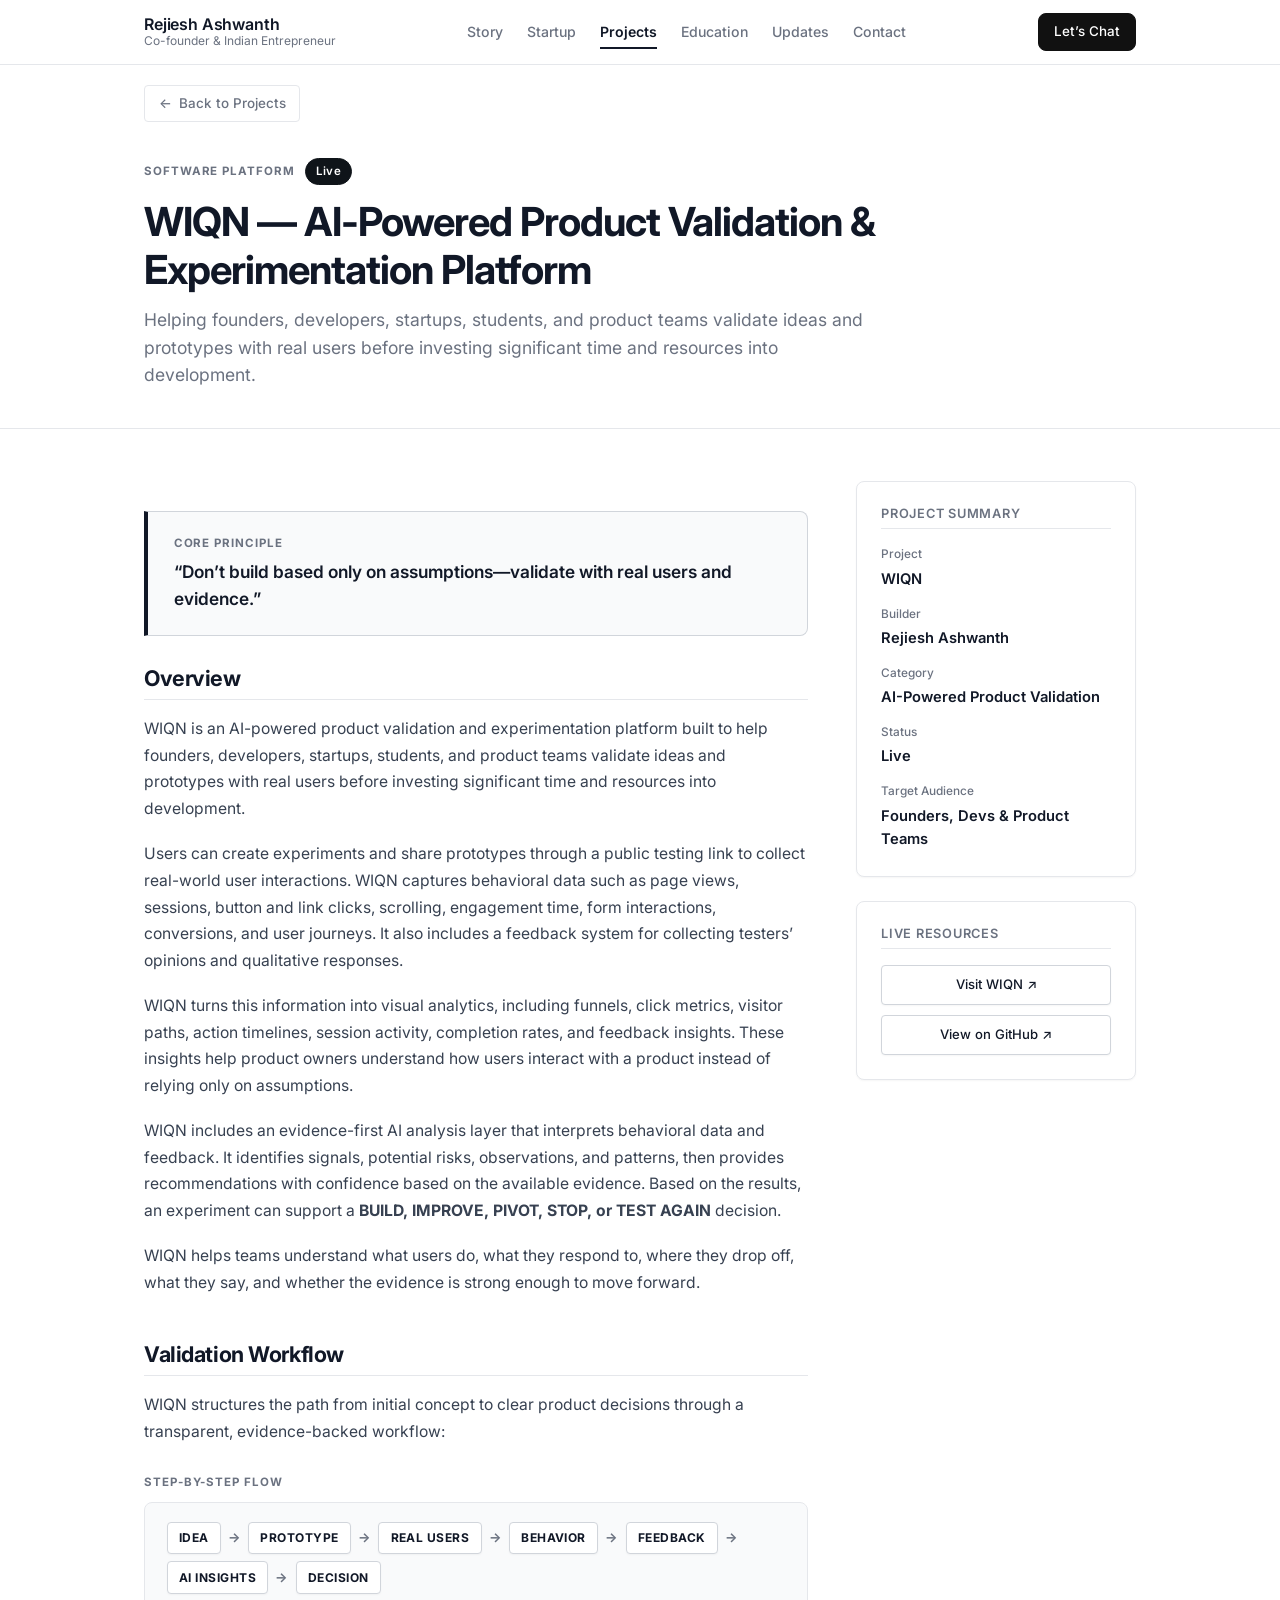
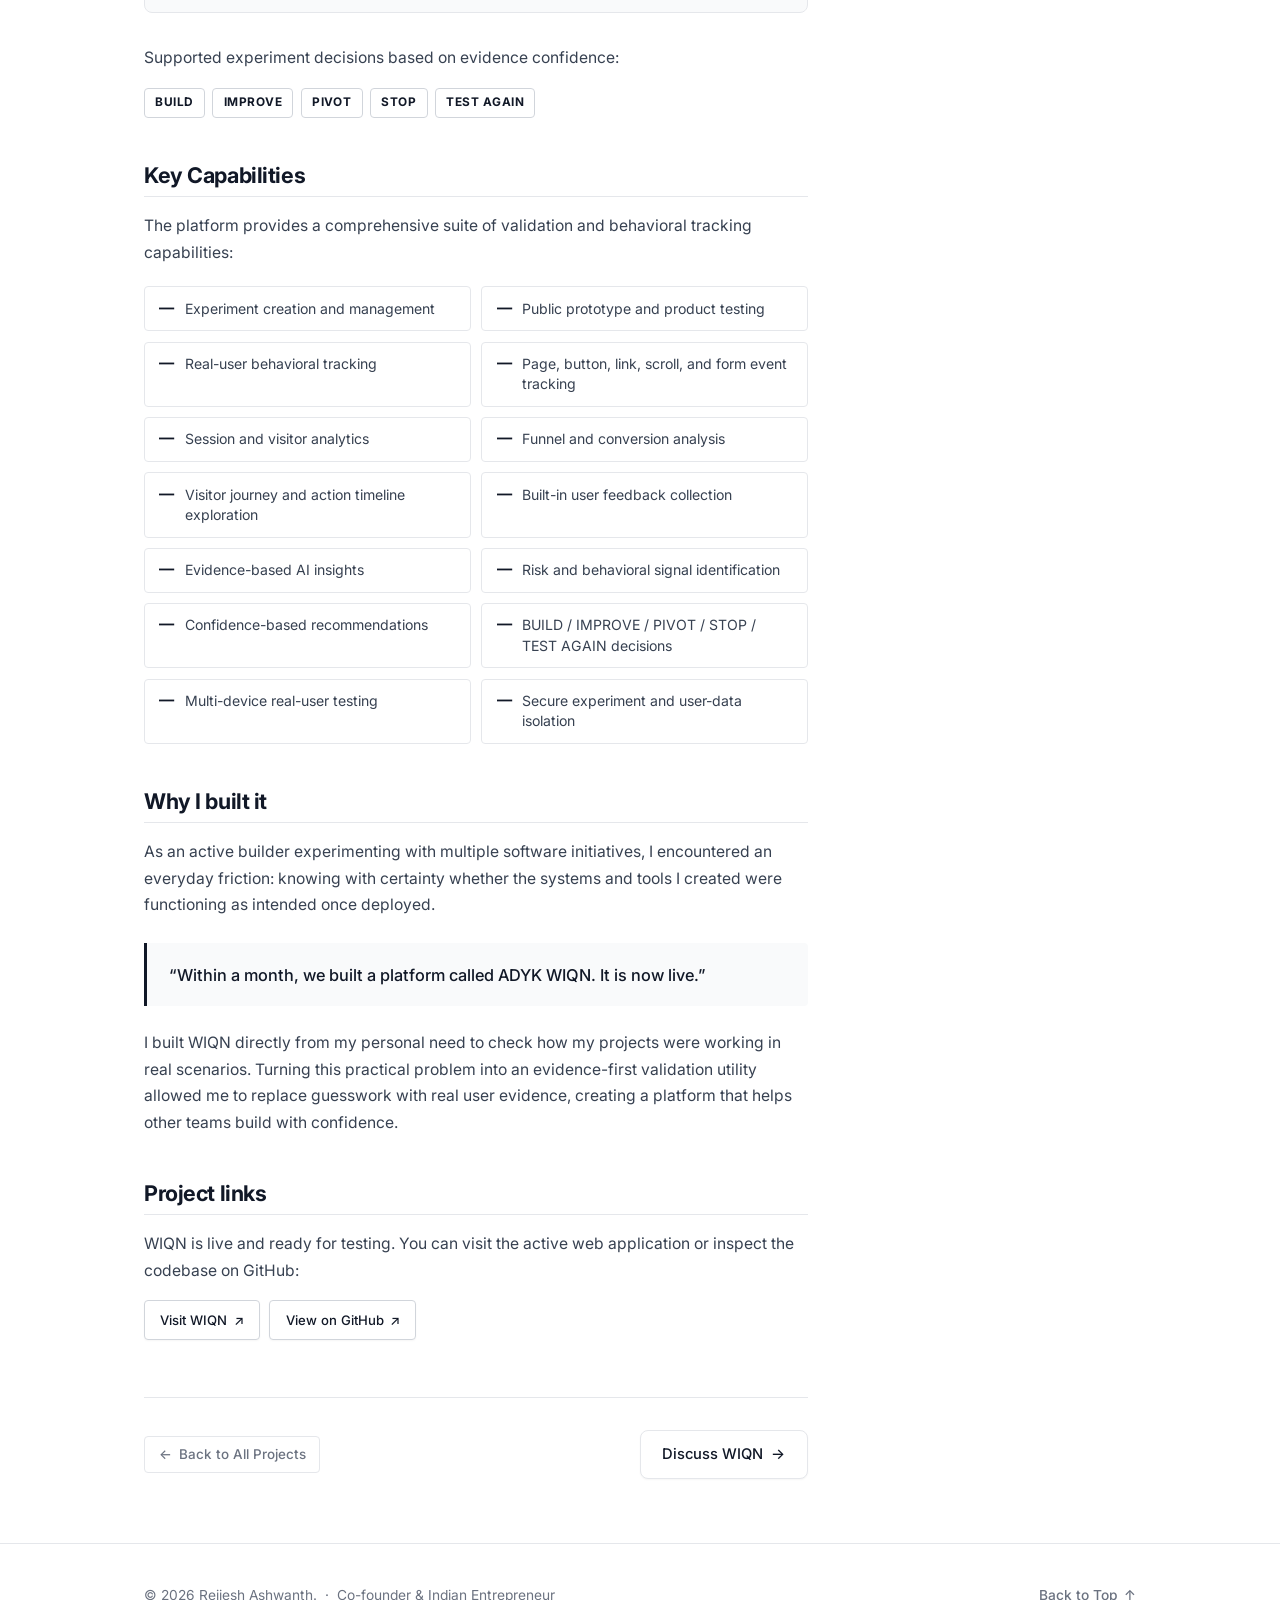
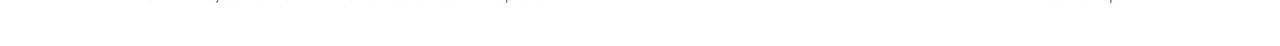
<file: project-wiqn.html>
<!DOCTYPE html>
<html lang="en">
<head>
  <meta charset="UTF-8">
  <meta name="viewport" content="width=device-width, initial-scale=1.0">
  <title>WIQN — AI-Powered Product Validation &amp; Experimentation Platform | Rejiesh Ashwanth</title>
  
  <!-- SEO Meta Tags -->
  <meta name="description" content="WIQN is an AI-powered product validation and experimentation platform built by Rejiesh Ashwanth to validate ideas and prototypes with real users and evidence.">
  <meta name="keywords" content="WIQN, AI-Powered Product Validation, Experimentation Platform, Rejiesh Ashwanth, Behavioral Analytics, Live Project">
  <meta name="author" content="Rejiesh Ashwanth">
  <meta name="theme-color" content="#ffffff">

  <!-- Open Graph -->
  <meta property="og:type" content="website">
  <meta property="og:title" content="WIQN — AI-Powered Product Validation &amp; Experimentation Platform">
  <meta property="og:description" content="Validate ideas and prototypes with real users and behavioral evidence before investing significant development resources.">
  <meta property="og:image" content="assets/rejiesh-portrait.jpg">

  <!-- Favicon -->
  <link rel="icon" type="image/svg+xml" href="assets/favicon.svg">

  <!-- Google Font: Inter -->
  <link rel="preconnect" href="https://fonts.googleapis.com">
  <link rel="preconnect" href="https://fonts.gstatic.com" crossorigin>
  <link href="https://fonts.googleapis.com/css2?family=Inter:wght@400;500;600;700&display=swap" rel="stylesheet">

  <!-- Main Restrained Monochrome Stylesheet -->
  <link rel="stylesheet" href="css/style.css">
</head>
<body>

  <!-- Sticky Navbar -->
  <header id="site-header" class="site-header">
    <div class="nav-container">
      <a href="index.html" class="nav-brand" aria-label="Rejiesh Ashwanth Home">
        <span class="brand-name">Rejiesh Ashwanth</span>
        <span class="brand-role">Co-founder &amp; Indian Entrepreneur</span>
      </a>

      <nav class="nav-menu" aria-label="Main Navigation">
        <a href="index.html#story" class="nav-link">Story</a>
        <a href="startup.html" class="nav-link">Startup</a>
        <a href="projects.html" class="nav-link active" aria-current="page">Projects</a>
        <a href="index.html#education" class="nav-link">Education</a>
        <a href="index.html#updates" class="nav-link">Updates</a>
        <a href="index.html#contact" class="nav-link">Contact</a>
      </nav>

      <div class="nav-actions">
        <a href="https://wa.me/918870605699?text=Hi%20Rejiesh%2C%20I%20am%20interested%20in%20WIQN%21" 
           target="_blank" 
           rel="noopener noreferrer" 
           class="btn-nav-chat"
           aria-label="Direct message on WhatsApp">
          <span>Let’s Chat</span>
        </a>
        <button id="mobile-menu-btn" class="mobile-menu-btn" aria-label="Toggle navigation menu" aria-expanded="false" aria-controls="mobile-menu">
          <span></span><span></span><span></span>
        </button>
      </div>
    </div>

    <!-- Mobile Dropdown -->
    <div id="mobile-menu" class="mobile-menu" aria-label="Mobile Navigation Menu">
      <a href="index.html#story" class="mobile-nav-link">Story</a>
      <a href="startup.html" class="mobile-nav-link">Startup</a>
      <a href="projects.html" class="mobile-nav-link active" aria-current="page">Projects</a>
      <a href="index.html#education" class="mobile-nav-link">Education</a>
      <a href="index.html#updates" class="mobile-nav-link">Updates</a>
      <a href="index.html#contact" class="mobile-nav-link">Contact</a>
      <a href="https://wa.me/918870605699?text=Hi%20Rejiesh%2C%20I%20am%20interested%20in%20WIQN%21" 
         target="_blank" 
         rel="noopener noreferrer" 
         class="btn-primary mobile-nav-chat">
        Let’s Chat on WhatsApp
      </a>
    </div>
  </header>

  <main>
    <!-- Top Breadcrumb -->
    <div class="projects-back-bar">
      <div class="container">
        <a href="projects.html" class="btn-back-home" aria-label="Return to Projects page">
          <span aria-hidden="true">←</span>
          <span>Back to Projects</span>
        </a>
      </div>
    </div>

    <!-- Project Hero -->
    <section class="project-detail-hero" aria-label="Project Title">
      <div class="container">
        <div class="project-detail-header reveal-on-scroll">
          <div class="project-detail-tag-row">
            <span class="product-category">Software Platform</span>
            <span class="product-status-tag status-live">Live</span>
          </div>
          <h1 class="project-detail-title">WIQN — AI-Powered Product Validation &amp; Experimentation Platform</h1>
          <p class="project-detail-subtitle">
            Helping founders, developers, startups, students, and product teams validate ideas and prototypes with real users before investing significant time and resources into development.
          </p>
        </div>
      </div>
    </section>

    <!-- Project Details Body -->
    <section class="project-detail-body section-white" aria-label="Project Overview and Details">
      <div class="container">
        <div class="project-detail-layout">

          <!-- Main Narrative Column -->
          <div class="project-detail-main">

            <!-- Core Idea Callout -->
            <div class="core-idea-card reveal-on-scroll">
              <span class="core-idea-label">Core Principle</span>
              <p class="core-idea-text">
                “Don’t build based only on assumptions—validate with real users and evidence.”
              </p>
            </div>

            <!-- Section 1: Overview -->
            <article class="project-detail-section reveal-on-scroll">
              <h2 class="project-detail-heading">Overview</h2>
              <div class="project-detail-prose">
                <p>
                  WIQN is an AI-powered product validation and experimentation platform built to help founders, developers, startups, students, and product teams validate ideas and prototypes with real users before investing significant time and resources into development.
                </p>
                <p>
                  Users can create experiments and share prototypes through a public testing link to collect real-world user interactions. WIQN captures behavioral data such as page views, sessions, button and link clicks, scrolling, engagement time, form interactions, conversions, and user journeys. It also includes a feedback system for collecting testers’ opinions and qualitative responses.
                </p>
                <p>
                  WIQN turns this information into visual analytics, including funnels, click metrics, visitor paths, action timelines, session activity, completion rates, and feedback insights. These insights help product owners understand how users interact with a product instead of relying only on assumptions.
                </p>
                <p>
                  WIQN includes an evidence-first AI analysis layer that interprets behavioral data and feedback. It identifies signals, potential risks, observations, and patterns, then provides recommendations with confidence based on the available evidence. Based on the results, an experiment can support a <strong>BUILD, IMPROVE, PIVOT, STOP, or TEST AGAIN</strong> decision.
                </p>
                <p>
                  WIQN helps teams understand what users do, what they respond to, where they drop off, what they say, and whether the evidence is strong enough to move forward.
                </p>
              </div>
            </article>

            <!-- Section 2: Visual Workflow -->
            <article class="project-detail-section reveal-on-scroll">
              <h2 class="project-detail-heading">Validation Workflow</h2>
              <div class="project-detail-prose">
                <p>
                  WIQN structures the path from initial concept to clear product decisions through a transparent, evidence-backed workflow:
                </p>
              </div>

              <!-- Workflow Sequence -->
              <div class="workflow-box">
                <span class="workflow-label">Step-by-Step Flow</span>
                <div class="workflow-sequence">
                  <span class="workflow-step">Idea</span>
                  <span class="workflow-arrow" aria-hidden="true">→</span>
                  <span class="workflow-step">Prototype</span>
                  <span class="workflow-arrow" aria-hidden="true">→</span>
                  <span class="workflow-step">Real Users</span>
                  <span class="workflow-arrow" aria-hidden="true">→</span>
                  <span class="workflow-step">Behavior</span>
                  <span class="workflow-arrow" aria-hidden="true">→</span>
                  <span class="workflow-step">Feedback</span>
                  <span class="workflow-arrow" aria-hidden="true">→</span>
                  <span class="workflow-step">AI Insights</span>
                  <span class="workflow-arrow" aria-hidden="true">→</span>
                  <span class="workflow-step">Decision</span>
                </div>
              </div>

              <div class="project-detail-prose">
                <p>
                  Supported experiment decisions based on evidence confidence:
                </p>
              </div>
              <div class="decision-badges-wrap">
                <span class="decision-badge">BUILD</span>
                <span class="decision-badge">IMPROVE</span>
                <span class="decision-badge">PIVOT</span>
                <span class="decision-badge">STOP</span>
                <span class="decision-badge">TEST AGAIN</span>
              </div>
            </article>

            <!-- Section 3: Key Capabilities -->
            <article class="project-detail-section reveal-on-scroll">
              <h2 class="project-detail-heading">Key Capabilities</h2>
              <div class="project-detail-prose">
                <p>
                  The platform provides a comprehensive suite of validation and behavioral tracking capabilities:
                </p>
              </div>

              <div class="capabilities-grid">
                <div class="capability-item">
                  <span class="capability-bullet" aria-hidden="true">—</span>
                  <span>Experiment creation and management</span>
                </div>
                <div class="capability-item">
                  <span class="capability-bullet" aria-hidden="true">—</span>
                  <span>Public prototype and product testing</span>
                </div>
                <div class="capability-item">
                  <span class="capability-bullet" aria-hidden="true">—</span>
                  <span>Real-user behavioral tracking</span>
                </div>
                <div class="capability-item">
                  <span class="capability-bullet" aria-hidden="true">—</span>
                  <span>Page, button, link, scroll, and form event tracking</span>
                </div>
                <div class="capability-item">
                  <span class="capability-bullet" aria-hidden="true">—</span>
                  <span>Session and visitor analytics</span>
                </div>
                <div class="capability-item">
                  <span class="capability-bullet" aria-hidden="true">—</span>
                  <span>Funnel and conversion analysis</span>
                </div>
                <div class="capability-item">
                  <span class="capability-bullet" aria-hidden="true">—</span>
                  <span>Visitor journey and action timeline exploration</span>
                </div>
                <div class="capability-item">
                  <span class="capability-bullet" aria-hidden="true">—</span>
                  <span>Built-in user feedback collection</span>
                </div>
                <div class="capability-item">
                  <span class="capability-bullet" aria-hidden="true">—</span>
                  <span>Evidence-based AI insights</span>
                </div>
                <div class="capability-item">
                  <span class="capability-bullet" aria-hidden="true">—</span>
                  <span>Risk and behavioral signal identification</span>
                </div>
                <div class="capability-item">
                  <span class="capability-bullet" aria-hidden="true">—</span>
                  <span>Confidence-based recommendations</span>
                </div>
                <div class="capability-item">
                  <span class="capability-bullet" aria-hidden="true">—</span>
                  <span>BUILD / IMPROVE / PIVOT / STOP / TEST AGAIN decisions</span>
                </div>
                <div class="capability-item">
                  <span class="capability-bullet" aria-hidden="true">—</span>
                  <span>Multi-device real-user testing</span>
                </div>
                <div class="capability-item">
                  <span class="capability-bullet" aria-hidden="true">—</span>
                  <span>Secure experiment and user-data isolation</span>
                </div>
              </div>
            </article>

            <!-- Section 4: Why I built it -->
            <article class="project-detail-section reveal-on-scroll">
              <h2 class="project-detail-heading">Why I built it</h2>
              <div class="project-detail-prose">
                <p>
                  As an active builder experimenting with multiple software initiatives, I encountered an everyday friction: knowing with certainty whether the systems and tools I created were functioning as intended once deployed.
                </p>
                <div class="project-detail-quote">
                  “Within a month, we built a platform called ADYK WIQN. It is now live.”
                </div>
                <p>
                  I built WIQN directly from my personal need to check how my projects were working in real scenarios. Turning this practical problem into an evidence-first validation utility allowed me to replace guesswork with real user evidence, creating a platform that helps other teams build with confidence.
                </p>
              </div>
            </article>

            <!-- Section 5: Project links -->
            <article class="project-detail-section reveal-on-scroll">
              <h2 class="project-detail-heading">Project links</h2>
              <div class="project-detail-prose">
                <p>
                  WIQN is live and ready for testing. You can visit the active web application or inspect the codebase on GitHub:
                </p>
              </div>
              <div class="product-links-group" style="margin-top: 1rem;">
                <a href="https://wiqn.in" 
                   target="_blank" 
                   rel="noopener noreferrer" 
                   class="btn-product-live"
                   aria-label="Visit WIQN official website (opens in new tab)">
                  <span>Visit WIQN</span>
                  <span aria-hidden="true">↗</span>
                </a>
                <a href="https://github.com/rejieshashwanth30-ctrl/WIQN_ADYK" 
                   target="_blank" 
                   rel="noopener noreferrer" 
                   class="btn-product-github"
                   aria-label="View WIQN on GitHub (opens in new tab)">
                  <span>View on GitHub</span>
                  <span aria-hidden="true">↗</span>
                </a>
              </div>
            </article>

            <!-- Return Footer -->
            <div class="project-nav-footer">
              <a href="projects.html" class="btn-back-home">
                <span aria-hidden="true">←</span>
                <span>Back to All Projects</span>
              </a>
              <a href="index.html#contact" class="btn-secondary">
                <span>Discuss WIQN</span>
                <span aria-hidden="true">→</span>
              </a>
            </div>

          </div>

          <!-- Sidebar Quick Facts -->
          <aside class="project-detail-sidebar reveal-on-scroll" aria-label="Project Summary">
            <div class="project-detail-card">
              <h3 class="project-detail-card-title">Project Summary</h3>
              <div class="project-facts-list">
                <div class="project-fact-item">
                  <span class="fact-label">Project</span>
                  <span class="fact-value">WIQN</span>
                </div>
                <div class="project-fact-item">
                  <span class="fact-label">Builder</span>
                  <span class="fact-value">Rejiesh Ashwanth</span>
                </div>
                <div class="project-fact-item">
                  <span class="fact-label">Category</span>
                  <span class="fact-value">AI-Powered Product Validation</span>
                </div>
                <div class="project-fact-item">
                  <span class="fact-label">Status</span>
                  <span class="fact-value">Live</span>
                </div>
                <div class="project-fact-item">
                  <span class="fact-label">Target Audience</span>
                  <span class="fact-value">Founders, Devs &amp; Product Teams</span>
                </div>
              </div>
            </div>

            <div class="project-detail-card">
              <h3 class="project-detail-card-title">Live Resources</h3>
              <div class="project-detail-links">
                <a href="https://wiqn.in" 
                   target="_blank" 
                   rel="noopener noreferrer" 
                   class="btn-product-live">
                  <span>Visit WIQN ↗</span>
                </a>
                <a href="https://github.com/rejieshashwanth30-ctrl/WIQN_ADYK" 
                   target="_blank" 
                   rel="noopener noreferrer" 
                   class="btn-product-github">
                  <span>View on GitHub ↗</span>
                </a>
              </div>
            </div>
          </aside>

        </div>
      </div>
    </section>
  </main>

  <!-- Sticky Footer -->
  <footer class="site-footer">
    <div class="container footer-content">
      <div class="footer-left">
        <span>© <span id="current-year">2026</span> Rejiesh Ashwanth.</span>
        <span aria-hidden="true">·</span>
        <span>Co-founder &amp; Indian Entrepreneur</span>
      </div>
      <div class="footer-right">
        <a href="#site-header" class="back-to-top-btn" aria-label="Scroll back to top">
          <span>Back to Top</span>
          <span aria-hidden="true">↑</span>
        </a>
      </div>
    </div>
  </footer>

  <script src="js/main.js"></script>
</body>
</html>
</file>
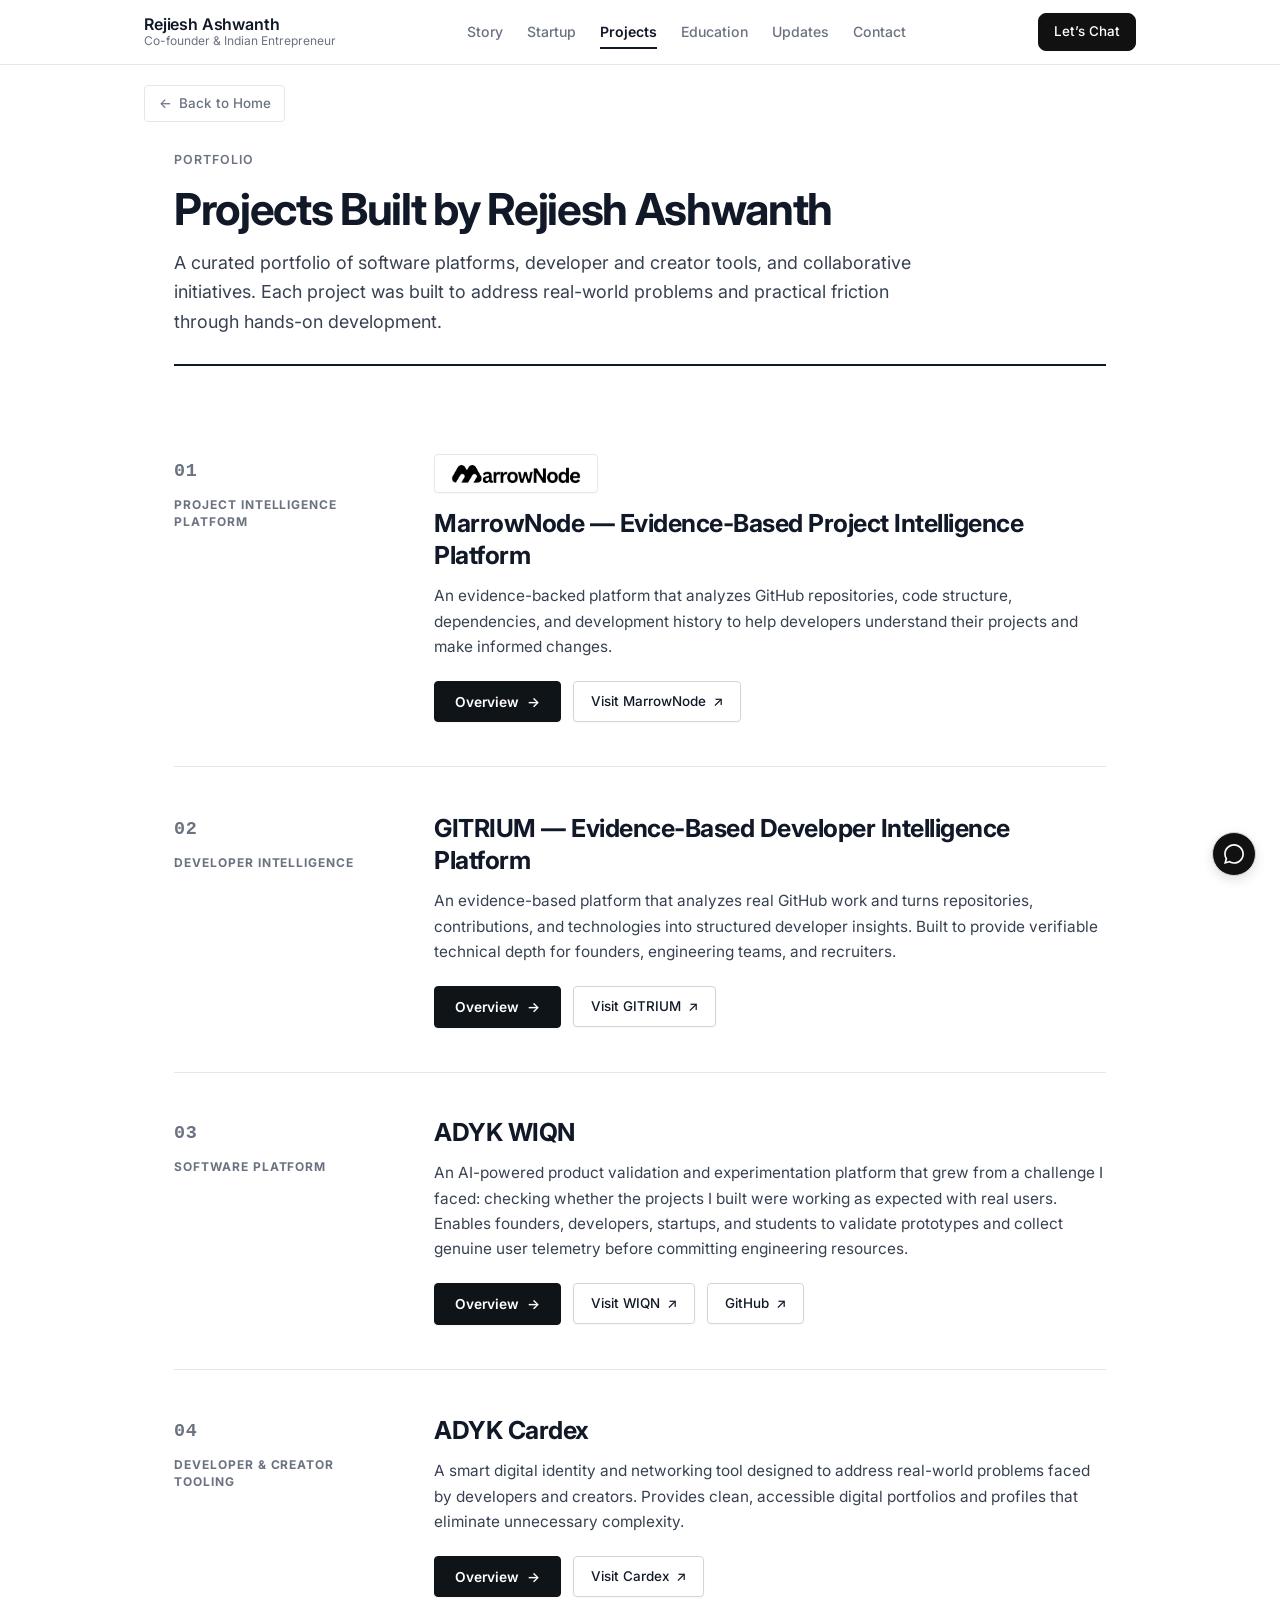
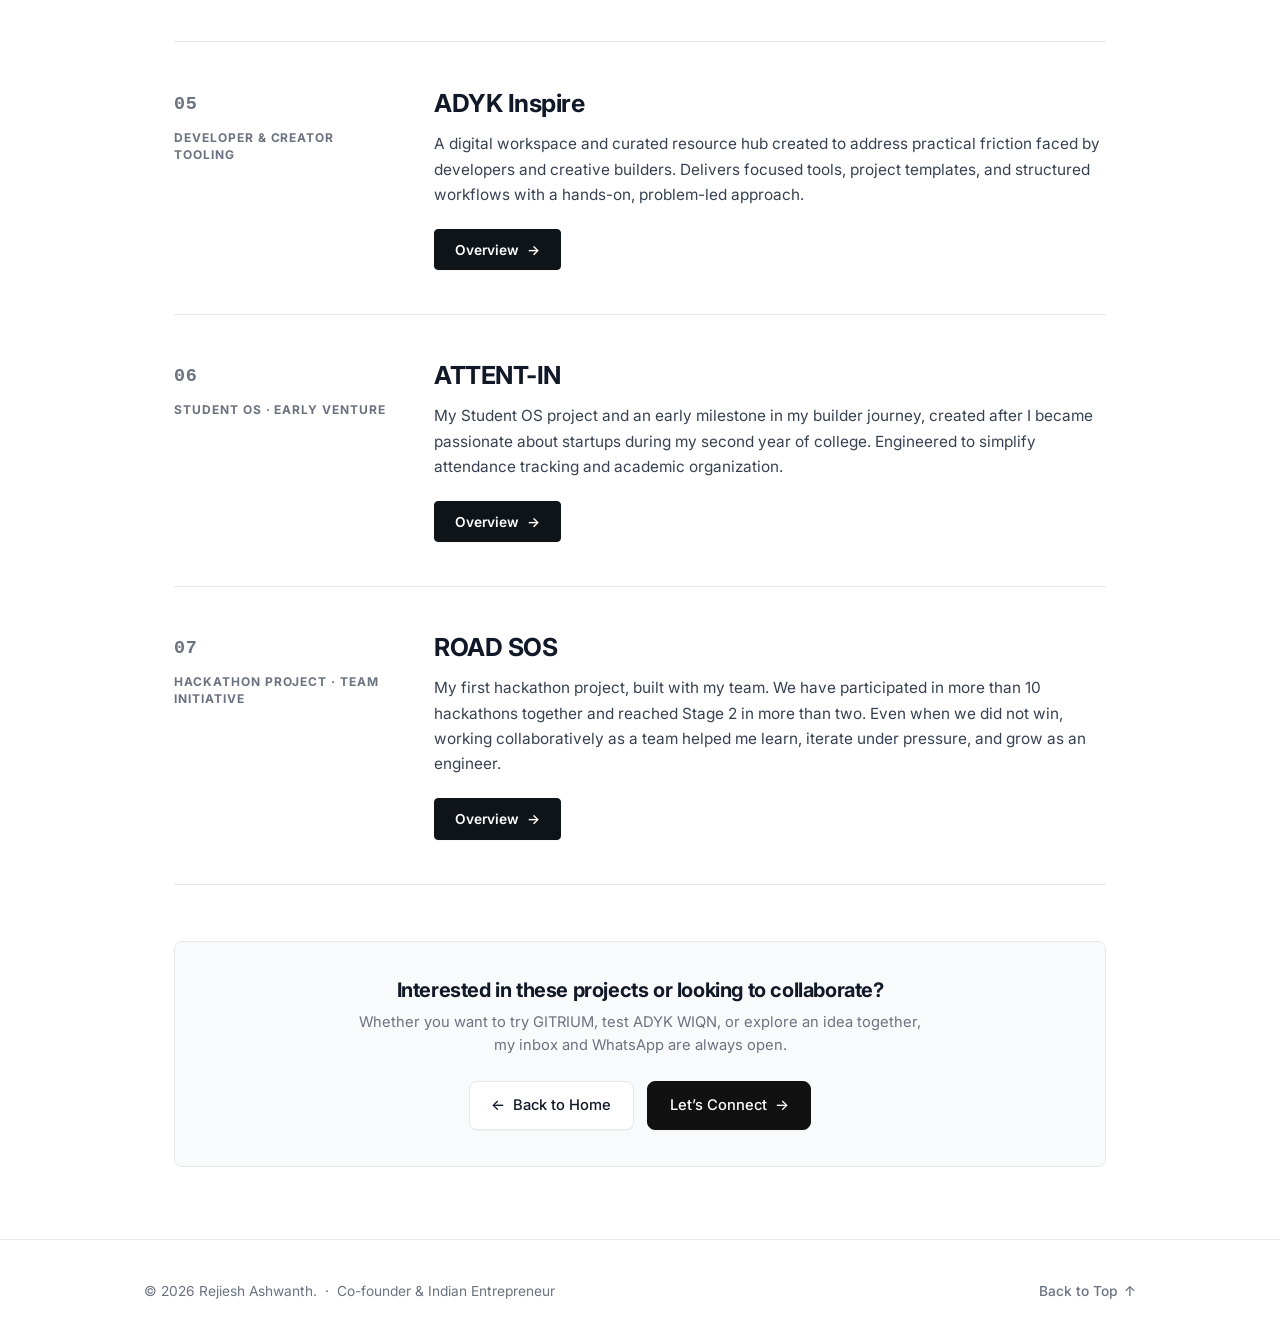
<file: projects.html>
<!DOCTYPE html>
<html lang="en">
<head>
  <meta charset="UTF-8">
  <meta name="viewport" content="width=device-width, initial-scale=1.0">
  <title>Projects Built by Rejiesh Ashwanth</title>
  
  <!-- SEO Meta Tags -->
  <meta name="description" content="Projects built by Rejiesh Ashwanth. Featuring MarrowNode, GITRIUM, ADYK WIQN, ADYK Inspire, ADYK Cardex, ATTENT-IN, and ROAD SOS.">
  <meta name="keywords" content="Rejiesh Ashwanth, Projects Built by Rejiesh Ashwanth, MarrowNode, GITRIUM, ADYK WIQN, ADYK Inspire, ADYK Cardex, ATTENT-IN, ROAD SOS, Founder, Builder">
  <meta name="author" content="Rejiesh Ashwanth">
  <meta name="theme-color" content="#ffffff">

  <!-- Open Graph -->
  <meta property="og:type" content="website">
  <meta property="og:title" content="Projects Built by Rejiesh Ashwanth">
  <meta property="og:description" content="A curated portfolio of software platforms, creator tools, and team projects built by Rejiesh Ashwanth.">
  <meta property="og:image" content="assets/rejiesh-portrait.jpg">

  <!-- Favicon -->
  <link rel="icon" type="image/svg+xml" href="assets/favicon.svg">

  <!-- Google Font: Inter -->
  <link rel="preconnect" href="https://fonts.googleapis.com">
  <link rel="preconnect" href="https://fonts.gstatic.com" crossorigin>
  <link href="https://fonts.googleapis.com/css2?family=Inter:wght@400;500;600;700&display=swap" rel="stylesheet">

  <!-- Main Restrained Monochrome Stylesheet -->
  <link rel="stylesheet" href="css/style.css">
</head>
<body>

  <!-- ====================================================================
       NAVBAR
       Sticky navbar with plain text wordmark & subtitle
       ==================================================================== -->
  <header id="site-header" class="site-header">
    <div class="nav-container">
      
      <!-- Wordmark: Returns to Home -->
      <a href="index.html" class="nav-brand" aria-label="Rejiesh Ashwanth Home">
        <span class="brand-name">Rejiesh Ashwanth</span>
        <span class="brand-role">Co-founder &amp; Indian Entrepreneur</span>
      </a>

      <!-- Desktop Navigation Menu -->
      <nav class="nav-menu" aria-label="Main Navigation">
        <a href="index.html#story" class="nav-link">Story</a>
        <a href="startup.html" class="nav-link">Startup</a>
        <a href="projects.html" class="nav-link active" aria-current="page">Projects</a>
        <a href="index.html#education" class="nav-link">Education</a>
        <a href="index.html#updates" class="nav-link">Updates</a>
        <a href="index.html#contact" class="nav-link">Contact</a>
      </nav>

      <!-- Navbar Action: Let's Chat & Mobile Toggle -->
      <div class="nav-actions">
        <a href="https://wa.me/918870605699?text=Hi%20Rejiesh%2C%20I%20found%20your%20website%20and%20wanted%20to%20connect%21" 
           target="_blank" 
           rel="noopener noreferrer" 
           class="btn-nav-chat"
           aria-label="Direct message on WhatsApp">
          <span>Let’s Chat</span>
        </a>

        <!-- Mobile Menu Toggle Button -->
        <button id="mobile-menu-btn" class="mobile-menu-btn" aria-label="Toggle navigation menu" aria-expanded="false" aria-controls="mobile-menu">
          <span></span>
          <span></span>
          <span></span>
        </button>
      </div>

    </div>

    <!-- Mobile Navigation Dropdown -->
    <div id="mobile-menu" class="mobile-menu" aria-label="Mobile Navigation Menu">
      <a href="index.html#story" class="mobile-nav-link">Story</a>
      <a href="startup.html" class="mobile-nav-link">Startup</a>
      <a href="projects.html" class="mobile-nav-link active" aria-current="page">Projects</a>
      <a href="index.html#education" class="mobile-nav-link">Education</a>
      <a href="index.html#updates" class="mobile-nav-link">Updates</a>
      <a href="index.html#contact" class="mobile-nav-link">Contact</a>
      <a href="https://wa.me/918870605699?text=Hi%20Rejiesh%2C%20I%20found%20your%20website%20and%20wanted%20to%20connect%21" 
         target="_blank" 
         rel="noopener noreferrer" 
         class="btn-primary mobile-nav-chat">
        Let’s Chat on WhatsApp
      </a>
    </div>
  </header>

  <main>
    <!-- Top Return Bar / Breadcrumb -->
    <div class="projects-back-bar">
      <div class="container">
        <a href="index.html" class="btn-back-home" aria-label="Return to Home page">
          <span aria-hidden="true">←</span>
          <span>Back to Home</span>
        </a>
      </div>
    </div>

    <!-- Editorial Projects Portfolio Section -->
    <section class="portfolio-editorial-section" aria-label="Projects Built by Rejiesh Ashwanth">
      <div class="container container-editorial">

        <!-- Page Heading & Lead -->
        <div class="portfolio-editorial-header reveal-on-scroll">
          <span class="section-kicker">Portfolio</span>
          <h1 class="portfolio-editorial-title">Projects Built by Rejiesh Ashwanth</h1>
          <p class="portfolio-editorial-lead">
            A curated portfolio of software platforms, developer and creator tools, and collaborative initiatives. Each project was built to address real-world problems and practical friction through hands-on development.
          </p>
        </div>

        <!-- Editorial Project Rows (Index 01 - 07) -->
        <div class="portfolio-editorial-list" role="list">

          <!-- Project 01: MarrowNode -->
          <article class="editorial-project-row reveal-on-scroll" role="listitem">
            <div class="editorial-row-meta">
              <span class="editorial-index" aria-label="Project 01">01</span>
              <span class="editorial-category">Project Intelligence Platform</span>
            </div>
            <div class="editorial-row-content">
              <div class="editorial-brand-badge">
                <img src="assets/marrownode-logo.png" alt="MarrowNode Logo" class="editorial-brand-logo" width="160" height="30" loading="lazy">
              </div>
              <h2 class="editorial-title">MarrowNode — Evidence-Based Project Intelligence Platform</h2>
              <p class="editorial-desc">
                An evidence-backed platform that analyzes GitHub repositories, code structure, dependencies, and development history to help developers understand their projects and make informed changes.
              </p>
              <div class="editorial-actions">
                <a href="project-marrownode.html" class="btn-editorial-overview" aria-label="Overview of MarrowNode">
                  <span>Overview</span>
                  <span aria-hidden="true">→</span>
                </a>
                <a href="https://www.marrownode.online/" 
                   target="_blank" 
                   rel="noopener noreferrer" 
                   class="btn-editorial-link"
                   aria-label="Visit MarrowNode official website (opens in new tab)">
                  <span>Visit MarrowNode</span>
                  <span aria-hidden="true">↗</span>
                </a>
              </div>
            </div>
          </article>

          <!-- Project 02: GITRIUM -->
          <article class="editorial-project-row reveal-on-scroll" role="listitem">
            <div class="editorial-row-meta">
              <span class="editorial-index" aria-label="Project 02">02</span>
              <span class="editorial-category">Developer Intelligence</span>
            </div>
            <div class="editorial-row-content">
              <h2 class="editorial-title">GITRIUM — Evidence-Based Developer Intelligence Platform</h2>
              <p class="editorial-desc">
                An evidence-based platform that analyzes real GitHub work and turns repositories, contributions, and technologies into structured developer insights. Built to provide verifiable technical depth for founders, engineering teams, and recruiters.
              </p>
              <div class="editorial-actions">
                <a href="project-gitrium.html" class="btn-editorial-overview" aria-label="Overview of GITRIUM">
                  <span>Overview</span>
                  <span aria-hidden="true">→</span>
                </a>
                <a href="https://www.gitrium.space" 
                   target="_blank" 
                   rel="noopener noreferrer" 
                   class="btn-editorial-link"
                   aria-label="Visit GITRIUM official website (opens in new tab)">
                  <span>Visit GITRIUM</span>
                  <span aria-hidden="true">↗</span>
                </a>
              </div>
            </div>
          </article>

          <!-- Project 03: ADYK WIQN -->
          <article class="editorial-project-row reveal-on-scroll" role="listitem">
            <div class="editorial-row-meta">
              <span class="editorial-index" aria-label="Project 03">03</span>
              <span class="editorial-category">Software Platform</span>
            </div>
            <div class="editorial-row-content">
              <h2 class="editorial-title">ADYK WIQN</h2>
              <p class="editorial-desc">
                An AI-powered product validation and experimentation platform that grew from a challenge I faced: checking whether the projects I built were working as expected with real users. Enables founders, developers, startups, and students to validate prototypes and collect genuine user telemetry before committing engineering resources.
              </p>
              <div class="editorial-actions">
                <a href="project-wiqn.html" class="btn-editorial-overview" aria-label="Overview of ADYK WIQN">
                  <span>Overview</span>
                  <span aria-hidden="true">→</span>
                </a>
                <a href="https://wiqn.in" 
                   target="_blank" 
                   rel="noopener noreferrer" 
                   class="btn-editorial-link"
                   aria-label="Visit WIQN official website (opens in new tab)">
                  <span>Visit WIQN</span>
                  <span aria-hidden="true">↗</span>
                </a>
                <a href="https://github.com/rejieshashwanth30-ctrl/WIQN_ADYK" 
                   target="_blank" 
                   rel="noopener noreferrer" 
                   class="btn-editorial-link"
                   aria-label="View WIQN on GitHub (opens in new tab)">
                  <span>GitHub</span>
                  <span aria-hidden="true">↗</span>
                </a>
              </div>
            </div>
          </article>

          <!-- Project 04: ADYK Cardex -->
          <article class="editorial-project-row reveal-on-scroll" role="listitem">
            <div class="editorial-row-meta">
              <span class="editorial-index" aria-label="Project 04">04</span>
              <span class="editorial-category">Developer &amp; Creator Tooling</span>
            </div>
            <div class="editorial-row-content">
              <h2 class="editorial-title">ADYK Cardex</h2>
              <p class="editorial-desc">
                A smart digital identity and networking tool designed to address real-world problems faced by developers and creators. Provides clean, accessible digital portfolios and profiles that eliminate unnecessary complexity.
              </p>
              <div class="editorial-actions">
                <a href="project-cardex.html" class="btn-editorial-overview" aria-label="Overview of ADYK Cardex">
                  <span>Overview</span>
                  <span aria-hidden="true">→</span>
                </a>
                <a href="https://adykcardex.vercel.app/" 
                   target="_blank" 
                   rel="noopener noreferrer" 
                   class="btn-editorial-link"
                   aria-label="Visit ADYK Cardex official website (opens in new tab)">
                  <span>Visit Cardex</span>
                  <span aria-hidden="true">↗</span>
                </a>
              </div>
            </div>
          </article>

          <!-- Project 05: ADYK Inspire -->
          <article class="editorial-project-row reveal-on-scroll" role="listitem">
            <div class="editorial-row-meta">
              <span class="editorial-index" aria-label="Project 05">05</span>
              <span class="editorial-category">Developer &amp; Creator Tooling</span>
            </div>
            <div class="editorial-row-content">
              <h2 class="editorial-title">ADYK Inspire</h2>
              <p class="editorial-desc">
                A digital workspace and curated resource hub created to address practical friction faced by developers and creative builders. Delivers focused tools, project templates, and structured workflows with a hands-on, problem-led approach.
              </p>
              <div class="editorial-actions">
                <a href="project-inspire.html" class="btn-editorial-overview" aria-label="Overview of ADYK Inspire">
                  <span>Overview</span>
                  <span aria-hidden="true">→</span>
                </a>
              </div>
            </div>
          </article>

          <!-- Project 06: ATTENT-IN -->
          <article class="editorial-project-row reveal-on-scroll" role="listitem">
            <div class="editorial-row-meta">
              <span class="editorial-index" aria-label="Project 06">06</span>
              <span class="editorial-category">Student OS · Early Venture</span>
            </div>
            <div class="editorial-row-content">
              <h2 class="editorial-title">ATTENT-IN</h2>
              <p class="editorial-desc">
                My Student OS project and an early milestone in my builder journey, created after I became passionate about startups during my second year of college. Engineered to simplify attendance tracking and academic organization.
              </p>
              <div class="editorial-actions">
                <a href="project-attent-in.html" class="btn-editorial-overview" aria-label="Overview of ATTENT-IN">
                  <span>Overview</span>
                  <span aria-hidden="true">→</span>
                </a>
              </div>
            </div>
          </article>

          <!-- Project 07: ROAD SOS -->
          <article class="editorial-project-row reveal-on-scroll" role="listitem">
            <div class="editorial-row-meta">
              <span class="editorial-index" aria-label="Project 07">07</span>
              <span class="editorial-category">Hackathon Project · Team Initiative</span>
            </div>
            <div class="editorial-row-content">
              <h2 class="editorial-title">ROAD SOS</h2>
              <p class="editorial-desc">
                My first hackathon project, built with my team. We have participated in more than 10 hackathons together and reached Stage 2 in more than two. Even when we did not win, working collaboratively as a team helped me learn, iterate under pressure, and grow as an engineer.
              </p>
              <div class="editorial-actions">
                <a href="project-road-sos.html" class="btn-editorial-overview" aria-label="Overview of ROAD SOS">
                  <span>Overview</span>
                  <span aria-hidden="true">→</span>
                </a>
              </div>
            </div>
          </article>

        </div>

        <!-- Closing Return & Connect CTA Card -->
        <div class="portfolio-editorial-cta reveal-on-scroll">
          <h3 class="projects-cta-heading">Interested in these projects or looking to collaborate?</h3>
          <p class="projects-cta-text">
            Whether you want to try GITRIUM, test ADYK WIQN, or explore an idea together, my inbox and WhatsApp are always open.
          </p>
          <div class="projects-cta-buttons">
            <a href="index.html" class="btn-secondary">
              <span aria-hidden="true">←</span>
              <span>Back to Home</span>
            </a>
            <a href="index.html#contact" class="btn-primary">
              <span>Let’s Connect</span>
              <span aria-hidden="true">→</span>
            </a>
          </div>
        </div>

      </div>
    </section>
  </main>

  <!-- ====================================================================
       COMPACT FLOATING WHATSAPP BUTTON (OUT OF THE WAY, ACCESSIBLE)
       ==================================================================== -->
  <aside aria-label="Quick WhatsApp Contact">
    <a href="https://wa.me/918870605699?text=Hi%20Rejiesh%2C%20I%20found%20your%20website%20and%20wanted%20to%20connect%21" 
       target="_blank" 
       rel="noopener noreferrer" 
       class="floating-whatsapp-btn"
       aria-label="Direct message on WhatsApp (opens in new tab)">
      <svg width="20" height="20" viewBox="0 0 24 24" fill="currentColor" aria-hidden="true">
        <path d="M.057 24l1.687-6.163c-1.041-1.804-1.588-3.849-1.587-5.946.003-6.556 5.338-11.891 11.893-11.891 3.181.001 6.167 1.24 8.413 3.488 2.245 2.248 3.481 5.236 3.48 8.414-.003 6.557-5.338 11.892-11.893 11.892-1.99-.001-3.951-.5-5.688-1.448l-6.305 1.654zm6.597-3.807c1.676.995 3.276 1.591 5.392 1.592 5.448 0 9.886-4.434 9.889-9.885.002-5.462-4.415-9.89-9.881-9.892-5.452 0-9.887 4.434-9.889 9.884-.001 2.225.651 3.891 1.746 5.634l-.999 3.648 3.742-.981z"/>
      </svg>
    </a>
  </aside>

  <!-- ====================================================================
       FOOTER
       ==================================================================== -->
  <footer class="site-footer">
    <div class="container footer-content">
      <div class="footer-left">
        <span>© <span id="current-year">2026</span> Rejiesh Ashwanth.</span>
        <span aria-hidden="true">·</span>
        <span>Co-founder &amp; Indian Entrepreneur</span>
      </div>

      <div class="footer-right">
        <a href="#site-header" class="back-to-top-btn" aria-label="Scroll back to top">
          <span>Back to Top</span>
          <span aria-hidden="true">↑</span>
        </a>
      </div>
    </div>
  </footer>

  <!-- Scripts -->
  <script src="js/main.js"></script>
</body>
</html>
</file>
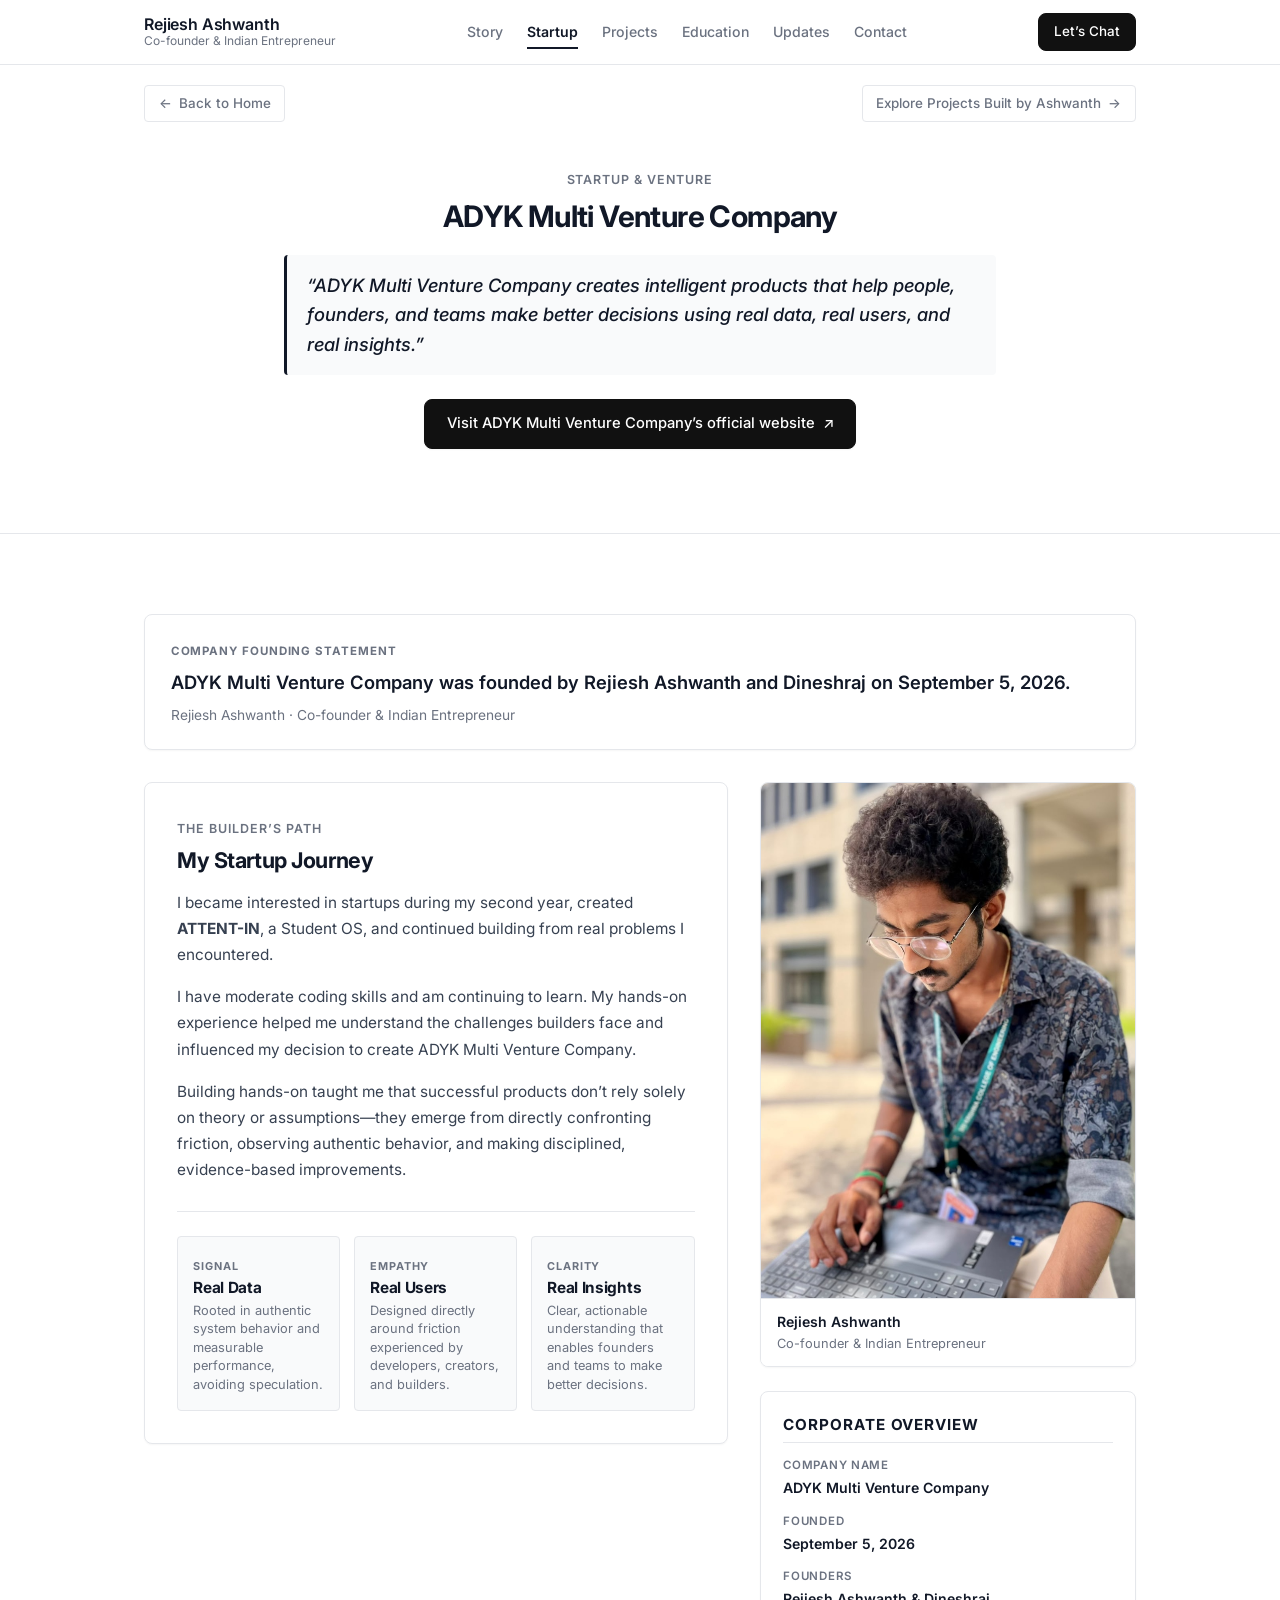
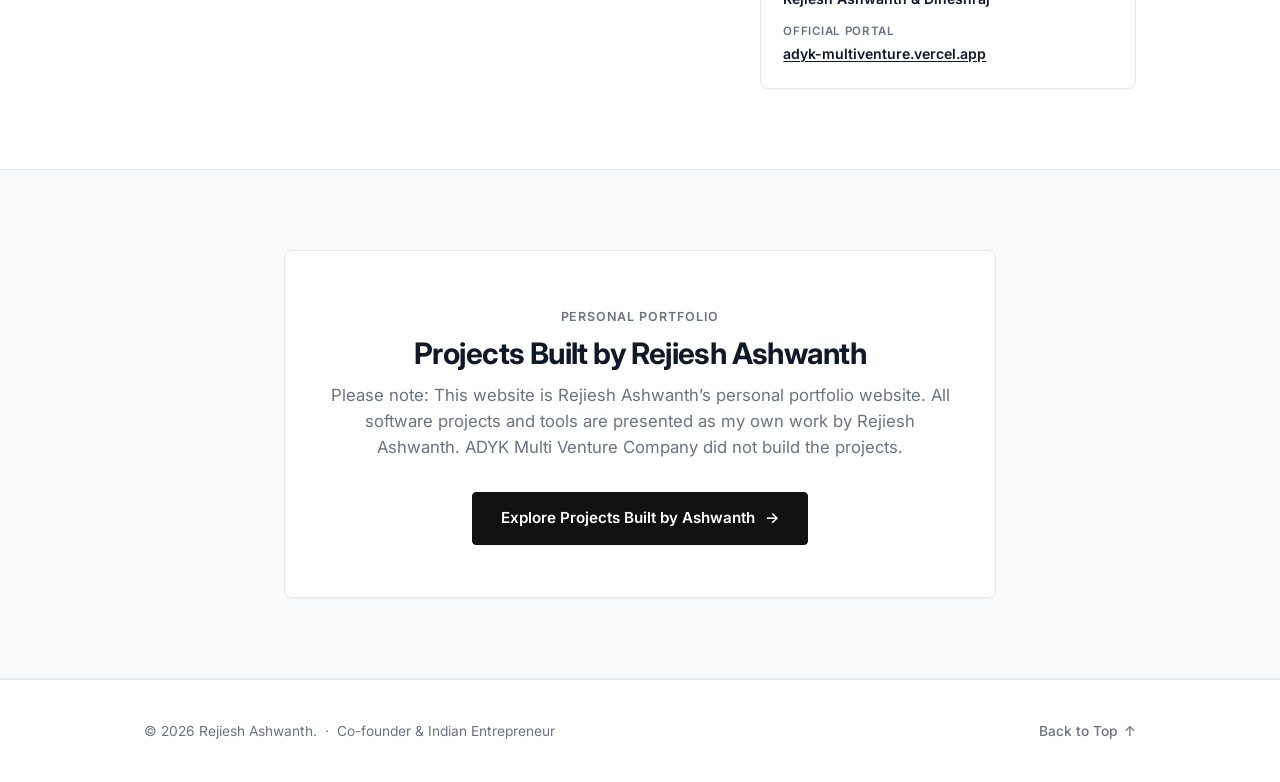
<file: startup.html>
<!DOCTYPE html>
<html lang="en">
<head>
  <meta charset="UTF-8">
  <meta name="viewport" content="width=device-width, initial-scale=1.0">
  <title>Startup — ADYK Multi Venture Company | Rejiesh Ashwanth</title>
  
  <!-- SEO Meta Tags -->
  <meta name="description" content="Learn about ADYK Multi Venture Company, founded by Rejiesh Ashwanth and Dineshraj, and explore Ashwanth’s startup journey and mission.">
  <meta name="keywords" content="ADYK Multi Venture Company, Rejiesh Ashwanth, Dineshraj, Startup, Founder, ATTENT-IN, Student OS, Real Data Real Users Real Insights">
  <meta name="author" content="Rejiesh Ashwanth">
  <meta name="theme-color" content="#ffffff">

  <!-- Open Graph -->
  <meta property="og:type" content="website">
  <meta property="og:title" content="Startup — ADYK Multi Venture Company | Rejiesh Ashwanth">
  <meta property="og:description" content="ADYK Multi Venture Company creates intelligent products that help people, founders, and teams make better decisions using real data, real users, and real insights.">
  <meta property="og:image" content="assets/rejiesh-portrait.jpg">

  <!-- Favicon -->
  <link rel="icon" type="image/svg+xml" href="assets/favicon.svg">

  <!-- Google Font: Inter -->
  <link rel="preconnect" href="https://fonts.googleapis.com">
  <link rel="preconnect" href="https://fonts.gstatic.com" crossorigin>
  <link href="https://fonts.googleapis.com/css2?family=Inter:wght@400;500;600;700&display=swap" rel="stylesheet">

  <!-- Main Restrained Monochrome Stylesheet -->
  <link rel="stylesheet" href="css/style.css">
</head>
<body>

  <!-- ====================================================================
       NAVBAR
       Sticky navbar with plain text wordmark & subtitle
       ==================================================================== -->
  <header id="site-header" class="site-header">
    <div class="nav-container">
      
      <!-- Wordmark: Returns to Home -->
      <a href="index.html" class="nav-brand" aria-label="Rejiesh Ashwanth Home">
        <span class="brand-name">Rejiesh Ashwanth</span>
        <span class="brand-role">Co-founder &amp; Indian Entrepreneur</span>
      </a>

      <!-- Desktop Navigation Menu -->
      <nav class="nav-menu" aria-label="Main Navigation">
        <a href="index.html#story" class="nav-link">Story</a>
        <a href="startup.html" class="nav-link active" aria-current="page">Startup</a>
        <a href="projects.html" class="nav-link">Projects</a>
        <a href="index.html#education" class="nav-link">Education</a>
        <a href="index.html#updates" class="nav-link">Updates</a>
        <a href="index.html#contact" class="nav-link">Contact</a>
      </nav>

      <!-- Navbar Action: Let's Chat & Mobile Toggle -->
      <div class="nav-actions">
        <a href="https://wa.me/918870605699?text=Hi%20Rejiesh%2C%20I%20found%20your%20website%20and%20wanted%20to%20connect%21" 
           target="_blank" 
           rel="noopener noreferrer" 
           class="btn-nav-chat"
           aria-label="Direct message on WhatsApp">
          <span>Let’s Chat</span>
        </a>

        <!-- Mobile Menu Toggle Button -->
        <button id="mobile-menu-btn" class="mobile-menu-btn" aria-label="Toggle navigation menu" aria-expanded="false" aria-controls="mobile-menu">
          <span></span>
          <span></span>
          <span></span>
        </button>
      </div>

    </div>

    <!-- Mobile Navigation Dropdown -->
    <div id="mobile-menu" class="mobile-menu" aria-label="Mobile Navigation Menu">
      <a href="index.html#story" class="mobile-nav-link">Story</a>
      <a href="startup.html" class="mobile-nav-link active" aria-current="page">Startup</a>
      <a href="projects.html" class="mobile-nav-link">Projects</a>
      <a href="index.html#education" class="mobile-nav-link">Education</a>
      <a href="index.html#updates" class="mobile-nav-link">Updates</a>
      <a href="index.html#contact" class="mobile-nav-link">Contact</a>
      <a href="https://wa.me/918870605699?text=Hi%20Rejiesh%2C%20I%20found%20your%20website%20and%20wanted%20to%20connect%21" 
         target="_blank" 
         rel="noopener noreferrer" 
         class="btn-primary mobile-nav-chat">
        Let’s Chat on WhatsApp
      </a>
    </div>
  </header>

  <main>
    <!-- Top Return Bar / Breadcrumbs -->
    <div class="projects-back-bar">
      <div class="container back-bar-flex">
        <a href="index.html" class="btn-back-home" aria-label="Return to Home page">
          <span aria-hidden="true">←</span>
          <span>Back to Home</span>
        </a>
        <a href="projects.html" class="btn-back-home" aria-label="Explore Projects Built by Ashwanth">
          <span>Explore Projects Built by Ashwanth</span>
          <span aria-hidden="true">→</span>
        </a>
      </div>
    </div>

    <!-- ====================================================================
         STARTUP PAGE HERO
         Full company name & Mission statement
         ==================================================================== -->
    <section class="startup-hero-section" aria-label="Startup Overview">
      <div class="container container-narrow">
        <div class="section-header reveal-on-scroll">
          <span class="section-kicker">Startup &amp; Venture</span>
          <h1 class="section-title">ADYK Multi Venture Company</h1>
          
          <blockquote class="startup-mission-quote">
            “ADYK Multi Venture Company creates intelligent products that help people, founders, and teams make better decisions using real data, real users, and real insights.”
          </blockquote>

          <div class="startup-official-btn-wrap">
            <a href="https://adyk-multiventure.vercel.app/" 
               target="_blank" 
               rel="noopener noreferrer" 
               class="btn-primary"
               aria-label="Visit ADYK Multi Venture Company’s official website (opens in new tab)">
              <span>Visit ADYK Multi Venture Company’s official website</span>
              <span aria-hidden="true">↗</span>
            </a>
          </div>
        </div>
      </div>
    </section>

    <!-- ====================================================================
         FOUNDING STATEMENT & JOURNEY SECTION
         ==================================================================== -->
    <section class="section section-white" aria-label="Founding Statement and Journey">
      <div class="container">

        <!-- Founding Statement Banner -->
        <div class="startup-founding-banner reveal-on-scroll">
          <span class="founding-badge">Company Founding Statement</span>
          <p class="founding-statement-text">
            ADYK Multi Venture Company was founded by Rejiesh Ashwanth and Dineshraj on September 5, 2026.
          </p>
          <div class="founding-role-note">
            <span>Rejiesh Ashwanth · Co-founder &amp; Indian Entrepreneur</span>
          </div>
        </div>

        <!-- Main Journey Grid: Narrative + Campus Photo -->
        <div class="startup-grid">

          <!-- Left: Personal Story & Hands-on Learning -->
          <div class="startup-narrative-card reveal-on-scroll">
            <span class="section-kicker">The Builder’s Path</span>
            <h2 class="startup-card-title">My Startup Journey</h2>

            <div class="startup-story-text">
              <p>
                I became interested in startups during my second year, created <strong>ATTENT-IN</strong>, a Student OS, and continued building from real problems I encountered.
              </p>

              <p>
                I have moderate coding skills and am continuing to learn. My hands-on experience helped me understand the challenges builders face and influenced my decision to create ADYK Multi Venture Company.
              </p>

              <p>
                Building hands-on taught me that successful products don’t rely solely on theory or assumptions—they emerge from directly confronting friction, observing authentic behavior, and making disciplined, evidence-based improvements.
              </p>
            </div>

            <!-- Strategic Focus Cards -->
            <div class="startup-pillars-row">
              <div class="startup-pillar-mini">
                <span class="pillar-label">Signal</span>
                <h4 class="pillar-title">Real Data</h4>
                <p class="pillar-desc">Rooted in authentic system behavior and measurable performance, avoiding speculation.</p>
              </div>

              <div class="startup-pillar-mini">
                <span class="pillar-label">Empathy</span>
                <h4 class="pillar-title">Real Users</h4>
                <p class="pillar-desc">Designed directly around friction experienced by developers, creators, and builders.</p>
              </div>

              <div class="startup-pillar-mini">
                <span class="pillar-label">Clarity</span>
                <h4 class="pillar-title">Real Insights</h4>
                <p class="pillar-desc">Clear, actionable understanding that enables founders and teams to make better decisions.</p>
              </div>
            </div>
          </div>

          <!-- Right: Campus Work Photo -->
          <aside class="startup-aside-card reveal-on-scroll">
            <div class="about-photo-card">
              <img src="assets/rejiesh-work-2.jpg" 
                   alt="Rejiesh Ashwanth working on laptop outdoors on campus for ADYK Multi Venture Company" 
                   class="about-photo-img" 
                   loading="lazy">
              <div class="about-photo-caption">
                <div class="caption-title">Rejiesh Ashwanth</div>
                <div class="caption-role">Co-founder &amp; Indian Entrepreneur</div>
              </div>
            </div>

            <div class="startup-company-card">
              <h3 class="company-card-title">Corporate Overview</h3>
              <div class="company-fact-list">
                <div class="company-fact-item">
                  <span class="fact-label">Company Name</span>
                  <span class="fact-value">ADYK Multi Venture Company</span>
                </div>
                <div class="company-fact-item">
                  <span class="fact-label">Founded</span>
                  <span class="fact-value">September 5, 2026</span>
                </div>
                <div class="company-fact-item">
                  <span class="fact-label">Founders</span>
                  <span class="fact-value">Rejiesh Ashwanth &amp; Dineshraj</span>
                </div>
                <div class="company-fact-item">
                  <span class="fact-label">Official Portal</span>
                  <span class="fact-value"><a href="https://adyk-multiventure.vercel.app/" target="_blank" rel="noopener noreferrer">adyk-multiventure.vercel.app</a></span>
                </div>
              </div>
            </div>
          </aside>

        </div>

      </div>
    </section>

    <!-- ====================================================================
         PERSONAL PORTFOLIO DISTINCTION & PROJECTS ROUTE
         ==================================================================== -->
    <section class="section section-subtle" aria-label="Portfolio Distinction">
      <div class="container container-narrow">
        <div class="projects-preview-card reveal-on-scroll">
          <div class="section-header text-center">
            <span class="section-kicker">Personal Portfolio</span>
            <h2 class="section-title">Projects Built by Rejiesh Ashwanth</h2>
            <p class="section-subtitle">
              Please note: This website is Rejiesh Ashwanth’s personal portfolio website. All software projects and tools are presented as my own work by Rejiesh Ashwanth. ADYK Multi Venture Company did not build the projects.
            </p>
          </div>

          <div class="projects-preview-action">
            <a href="projects.html" class="btn-primary btn-explore-projects" id="btn-explore-projects" aria-label="Explore Projects Built by Ashwanth">
              <span>Explore Projects Built by Ashwanth</span>
              <span aria-hidden="true">→</span>
            </a>
          </div>
        </div>
      </div>
    </section>
  </main>

  <!-- Sticky Footer -->
  <footer class="site-footer">
    <div class="container footer-content">
      <div class="footer-left">
        <span>© <span id="current-year">2026</span> Rejiesh Ashwanth.</span>
        <span aria-hidden="true">·</span>
        <span>Co-founder &amp; Indian Entrepreneur</span>
      </div>
      <div class="footer-right">
        <a href="#site-header" class="back-to-top-btn" aria-label="Scroll back to top">
          <span>Back to Top</span>
          <span aria-hidden="true">↑</span>
        </a>
      </div>
    </div>
  </footer>

  <!-- Main JavaScript File -->
  <script src="js/main.js"></script>
</body>
</html>
</file>
<file: css/style.css>
/* ==========================================================================
   REJIESH ASHWANTH — PERSONAL FOUNDER WEBSITE
   Clean, restrained monochrome design system
   Black headings, dark gray body, light gray accents & borders
   Pure white base with alternating soft light gray sections
   ========================================================================== */

/* --------------------------------------------------------------------------
   1. DESIGN TOKENS (MONOCHROME PALETTE & TYPOGRAPHY)
   -------------------------------------------------------------------------- */
:root {
  /* Backgrounds */
  --bg-page: #ffffff;
  --bg-subtle: #f9fafb;        /* Soft gray for alternating sections */
  --bg-card: #ffffff;
  --bg-card-hover: #fafafa;
  --bg-muted: #f3f4f6;         /* Secondary tag & node backgrounds */
  --bg-tag: #f3f4f6;

  /* Borders & Dividers */
  --border-light: #e5e7eb;     /* Standard light gray border */
  --border-medium: #d1d5db;    /* Interactive hover border */
  --border-dark: #111827;      /* High contrast black border */

  /* Text Colors */
  --text-heading: #111827;     /* Black/near-black for headings & titles */
  --text-body: #374151;        /* Dark gray for readable body text */
  --text-muted: #6b7280;       /* Medium gray for subtitles & metadata */
  --text-light: #9ca3af;       /* Soft gray for subtle captions */

  /* Buttons */
  --btn-primary-bg: #111111;
  --btn-primary-text: #ffffff;
  --btn-primary-hover: #27272a;

  --btn-secondary-bg: #ffffff;
  --btn-secondary-text: #111827;
  --btn-secondary-border: #e5e7eb;
  --btn-secondary-hover: #f4f4f5;

  /* Typography */
  --font-family: 'Inter', system-ui, -apple-system, BlinkMacSystemFont, 'Segoe UI', Roboto, sans-serif;

  /* Sizing & Radius */
  --container-max: 1040px;
  --container-narrow: 760px;
  --nav-height: 64px;
  --radius-sm: 4px;
  --radius-md: 8px;
  --radius-lg: 12px;
  --radius-full: 9999px;

  /* Restrained Shadows */
  --shadow-sm: 0 1px 2px rgba(0, 0, 0, 0.04);
  --shadow-md: 0 2px 6px rgba(0, 0, 0, 0.05);
  --shadow-hover: 0 4px 12px rgba(0, 0, 0, 0.06);

  /* Transitions */
  --transition-fast: 0.15s ease;
  --transition-normal: 0.22s ease;
}

/* --------------------------------------------------------------------------
   2. RESET & BASE
   -------------------------------------------------------------------------- */
*, *::before, *::after {
  box-sizing: border-box;
  margin: 0;
  padding: 0;
}

html {
  font-family: var(--font-family);
  background-color: var(--bg-page);
  color: var(--text-body);
  scroll-behavior: smooth;
  scroll-padding-top: calc(var(--nav-height) + 20px);
  -webkit-font-smoothing: antialiased;
  -moz-osx-font-smoothing: grayscale;
  line-height: 1.6;
}

body {
  position: relative;
  min-height: 100vh;
  background-color: var(--bg-page);
  color: var(--text-body);
  overflow-x: hidden;
  font-size: 1rem;
}

body.menu-locked {
  overflow: hidden;
}

img {
  max-width: 100%;
  height: auto;
  display: block;
}

a {
  color: inherit;
  text-decoration: none;
  transition: color var(--transition-fast), border-color var(--transition-fast), background-color var(--transition-fast);
}

button {
  font-family: inherit;
  cursor: pointer;
  border: none;
  background: none;
  transition: all var(--transition-fast);
}

/* Headings */
h1, h2, h3, h4, h5, h6 {
  color: var(--text-heading);
  font-weight: 600;
  line-height: 1.25;
  letter-spacing: -0.02em;
}

/* Screen reader accessible text utility */
.sr-only {
  position: absolute;
  width: 1px;
  height: 1px;
  padding: 0;
  margin: -1px;
  overflow: hidden;
  clip: rect(0, 0, 0, 0);
  white-space: nowrap;
  border: 0;
}

/* --------------------------------------------------------------------------
   3. LAYOUT & CONTAINERS
   -------------------------------------------------------------------------- */
.container {
  width: 100%;
  max-width: var(--container-max);
  margin-left: auto;
  margin-right: auto;
  padding-left: 1.5rem;
  padding-right: 1.5rem;
}

.container-narrow {
  max-width: var(--container-narrow);
}

.section {
  padding-top: 5rem;
  padding-bottom: 5rem;
  position: relative;
}

.section-white {
  background-color: var(--bg-page);
}

.section-subtle {
  background-color: var(--bg-subtle);
  border-top: 1px solid var(--border-light);
  border-bottom: 1px solid var(--border-light);
}

/* Section Header */
.section-header {
  margin-bottom: 2.75rem;
}

.section-kicker {
  display: inline-block;
  font-size: 0.78rem;
  font-weight: 600;
  text-transform: uppercase;
  letter-spacing: 0.08em;
  color: var(--text-muted);
  margin-bottom: 0.5rem;
}

.section-title {
  font-size: 1.85rem;
  font-weight: 700;
  color: var(--text-heading);
  margin-bottom: 0.6rem;
}

.section-subtitle {
  font-size: 1.05rem;
  color: var(--text-muted);
  max-width: 640px;
  line-height: 1.55;
}

/* --------------------------------------------------------------------------
   4. BUTTONS & INTERACTION
   -------------------------------------------------------------------------- */
.btn-primary {
  display: inline-flex;
  align-items: center;
  justify-content: center;
  gap: 0.5rem;
  background-color: var(--btn-primary-bg);
  color: var(--btn-primary-text);
  padding: 0.75rem 1.35rem;
  font-size: 0.92rem;
  font-weight: 500;
  border-radius: var(--radius-md);
  border: 1px solid var(--btn-primary-bg);
  box-shadow: var(--shadow-sm);
  transition: background-color var(--transition-fast), transform var(--transition-fast);
}

.btn-primary:hover {
  background-color: var(--btn-primary-hover);
  color: var(--btn-primary-text);
}

.btn-primary:active {
  transform: translateY(1px);
}

.btn-secondary {
  display: inline-flex;
  align-items: center;
  justify-content: center;
  gap: 0.5rem;
  background-color: var(--btn-secondary-bg);
  color: var(--btn-secondary-text);
  padding: 0.75rem 1.35rem;
  font-size: 0.92rem;
  font-weight: 500;
  border-radius: var(--radius-md);
  border: 1px solid var(--btn-secondary-border);
  box-shadow: var(--shadow-sm);
  transition: background-color var(--transition-fast), border-color var(--transition-fast), transform var(--transition-fast);
}

.btn-secondary:hover {
  background-color: var(--btn-secondary-hover);
  border-color: var(--border-medium);
  color: var(--text-heading);
}

.btn-secondary:active {
  transform: translateY(1px);
}

/* --------------------------------------------------------------------------
   5. NAVBAR
   -------------------------------------------------------------------------- */
.site-header {
  position: sticky;
  top: 0;
  left: 0;
  width: 100%;
  z-index: 1000;
  background-color: #ffffff;
  border-bottom: 1px solid var(--border-light);
  transition: box-shadow var(--transition-fast), background-color var(--transition-fast);
}

.site-header.nav-scrolled {
  box-shadow: 0 1px 4px rgba(0, 0, 0, 0.05);
}

.nav-container {
  display: flex;
  align-items: center;
  justify-content: space-between;
  height: var(--nav-height);
  max-width: var(--container-max);
  margin-left: auto;
  margin-right: auto;
  padding-left: 1.5rem;
  padding-right: 1.5rem;
}

/* Wordmark without badge */
.nav-brand {
  display: flex;
  flex-direction: column;
  justify-content: center;
  min-width: 0;
}

.brand-name {
  font-size: 1rem;
  font-weight: 600;
  color: var(--text-heading);
  letter-spacing: -0.01em;
  line-height: 1.2;
  white-space: nowrap;
}

.brand-role {
  font-size: 0.75rem;
  color: var(--text-muted);
  font-weight: 400;
  line-height: 1.2;
  white-space: nowrap;
  overflow: hidden;
  text-overflow: ellipsis;
}

/* Desktop Menu Links */
.nav-menu {
  display: flex;
  align-items: center;
  gap: 1.5rem;
}

.nav-link {
  font-size: 0.88rem;
  font-weight: 500;
  color: var(--text-muted);
  padding: 0.35rem 0;
  position: relative;
  transition: color var(--transition-fast);
}

.nav-link:hover {
  color: var(--text-heading);
}

.nav-link.active {
  color: var(--text-heading);
  font-weight: 600;
}

.nav-link.active::after {
  content: '';
  position: absolute;
  bottom: 0;
  left: 0;
  width: 100%;
  height: 2px;
  background-color: var(--text-heading);
}

/* Navbar Action */
.nav-actions {
  display: flex;
  align-items: center;
  gap: 0.75rem;
  flex-shrink: 0;
}

.btn-nav-chat {
  display: inline-flex;
  align-items: center;
  gap: 0.4rem;
  background-color: var(--btn-primary-bg);
  color: var(--btn-primary-text);
  padding: 0.45rem 0.95rem;
  font-size: 0.84rem;
  font-weight: 500;
  border-radius: var(--radius-md);
  border: 1px solid var(--btn-primary-bg);
  transition: background-color var(--transition-fast);
}

.btn-nav-chat:hover {
  background-color: var(--btn-primary-hover);
  color: var(--btn-primary-text);
}

/* Mobile Menu Toggle Button */
.mobile-menu-btn {
  display: none;
  flex-direction: column;
  justify-content: center;
  align-items: center;
  width: 36px;
  height: 36px;
  padding: 6px;
  border-radius: var(--radius-sm);
  border: 1px solid var(--border-light);
  background-color: var(--bg-page);
  gap: 4px;
}

.mobile-menu-btn span {
  display: block;
  width: 18px;
  height: 2px;
  background-color: var(--text-heading);
  transition: transform var(--transition-fast), opacity var(--transition-fast);
}

.mobile-menu-btn.is-active span:nth-child(1) {
  transform: translateY(6px) rotate(45deg);
}

.mobile-menu-btn.is-active span:nth-child(2) {
  opacity: 0;
}

.mobile-menu-btn.is-active span:nth-child(3) {
  transform: translateY(-6px) rotate(-45deg);
}

/* Mobile Dropdown Menu */
.mobile-menu {
  display: none;
  position: absolute;
  top: 100%;
  left: 0;
  width: 100%;
  background-color: #ffffff;
  border-bottom: 1px solid var(--border-light);
  padding: 1rem 1.5rem 1.5rem;
  box-shadow: 0 4px 12px rgba(0, 0, 0, 0.08);
  flex-direction: column;
  gap: 0.25rem;
}

.mobile-menu.is-open {
  display: flex;
}

.mobile-nav-link {
  display: block;
  font-size: 0.95rem;
  font-weight: 500;
  color: var(--text-body);
  padding: 0.65rem 0;
  border-bottom: 1px solid var(--bg-muted);
}

.mobile-nav-link:hover {
  color: var(--text-heading);
}

.mobile-nav-chat {
  margin-top: 0.75rem;
  width: 100%;
  text-align: center;
}

/* --------------------------------------------------------------------------
   6. HERO SECTION
   -------------------------------------------------------------------------- */
.hero-section {
  padding-top: 4.5rem;
  padding-bottom: 4.5rem;
  background-color: var(--bg-page);
}

.hero-grid {
  display: grid;
  grid-template-columns: 1.15fr 0.85fr;
  align-items: center;
  gap: 3.5rem;
}

.hero-content {
  display: flex;
  flex-direction: column;
  align-items: flex-start;
}

.hero-role-tag {
  display: inline-flex;
  align-items: center;
  padding: 0.35rem 0.75rem;
  background-color: var(--bg-subtle);
  border: 1px solid var(--border-light);
  border-radius: var(--radius-sm);
  font-size: 0.82rem;
  font-weight: 500;
  color: var(--text-muted);
  margin-bottom: 1.25rem;
}

.hero-name-label {
  display: block;
  font-size: 1.1rem;
  font-weight: 600;
  color: var(--text-muted);
  margin-bottom: 0.4rem;
  letter-spacing: -0.01em;
}

.hero-headline {
  font-size: 2.5rem;
  font-weight: 700;
  color: var(--text-heading);
  letter-spacing: -0.03em;
  line-height: 1.18;
  margin-bottom: 1.25rem;
}

.hero-intro {
  font-size: 1.05rem;
  color: var(--text-body);
  line-height: 1.6;
  margin-bottom: 1.75rem;
  max-width: 520px;
}

.hero-cta-group {
  display: flex;
  flex-wrap: wrap;
  align-items: center;
  gap: 0.85rem;
  margin-bottom: 2rem;
}

.hero-photo-wrapper {
  position: relative;
}

.hero-photo-frame {
  width: 100%;
  max-width: 320px;
  margin-left: auto;
  border-radius: var(--radius-md);
  border: 1px solid var(--border-light);
  background-color: var(--bg-subtle);
  overflow: hidden;
  box-shadow: var(--shadow-sm);
}

.hero-photo-img {
  width: 100%;
  aspect-ratio: 3 / 4;
  height: auto;
  object-fit: cover;
  object-position: center 15%;
  display: block;
}

.hero-photo-caption {
  padding: 0.75rem 1rem;
  background-color: #ffffff;
  border-top: 1px solid var(--border-light);
  font-size: 0.82rem;
  color: var(--text-muted);
  display: flex;
  justify-content: space-between;
  align-items: center;
}

/* --------------------------------------------------------------------------
   7. FOUNDER STORY SECTION
   -------------------------------------------------------------------------- */
.story-grid {
  display: grid;
  grid-template-columns: 0.85fr 1.15fr;
  gap: 3.5rem;
  align-items: start;
}

.story-photo-wrapper {
  position: sticky;
  top: calc(var(--nav-height) + 30px);
}

.story-photo-card {
  border-radius: var(--radius-md);
  border: 1px solid var(--border-light);
  background-color: #ffffff;
  overflow: hidden;
  box-shadow: var(--shadow-sm);
}

.story-photo-img {
  width: 100%;
  height: 380px;
  object-fit: cover;
  object-position: center;
  display: block;
}

.story-photo-caption {
  padding: 0.85rem 1rem;
  background-color: #ffffff;
  border-top: 1px solid var(--border-light);
}

.caption-title {
  font-size: 0.88rem;
  font-weight: 600;
  color: var(--text-heading);
}

.caption-role {
  font-size: 0.8rem;
  color: var(--text-muted);
}

.story-narrative {
  display: flex;
  flex-direction: column;
  gap: 1.25rem;
}

.story-paragraph {
  font-size: 1.02rem;
  color: var(--text-body);
  line-height: 1.7;
}

.story-quote-block {
  margin-top: 0.75rem;
  padding: 1.25rem 1.5rem;
  border-left: 3px solid var(--text-heading);
  background-color: #ffffff;
  border-radius: 0 var(--radius-md) var(--radius-md) 0;
  border-top: 1px solid var(--border-light);
  border-right: 1px solid var(--border-light);
  border-bottom: 1px solid var(--border-light);
  font-size: 0.98rem;
  font-style: italic;
  color: var(--text-heading);
}

/* --------------------------------------------------------------------------
   7B. BUILDING WITH PURPOSE SECTION (STANDALONE QUOTE SECTION)
   -------------------------------------------------------------------------- */
.purpose-section {
  padding-top: 4.5rem;
  padding-bottom: 2rem;
  background-color: var(--bg-page);
}

.purpose-container {
  display: flex;
  flex-direction: column;
  align-items: center;
}

.purpose-header {
  margin-bottom: 2rem;
}

.purpose-card-wrapper {
  width: 100%;
  display: flex;
  justify-content: center;
}

.purpose-figure {
  margin: 0;
  width: 100%;
  max-width: 520px;
}

.purpose-image-frame {
  width: 100%;
  border-radius: var(--radius-md);
  border: 1px solid var(--border-light);
  background-color: #0f1419;
  overflow: hidden;
  box-shadow: var(--shadow-sm);
  transition: border-color var(--transition-fast), box-shadow var(--transition-fast);
}

.purpose-image-frame:hover {
  border-color: var(--border-medium);
  box-shadow: var(--shadow-md);
}

.purpose-image {
  width: 100%;
  height: auto;
  aspect-ratio: 1 / 1;
  display: block;
  object-fit: contain;
}

#projects.section-white {
  padding-top: 2rem;
  padding-bottom: 4.5rem;
}

/* --------------------------------------------------------------------------
   8. ABOUT ADYK MULTI VENTURE COMPANY
   -------------------------------------------------------------------------- */
.about-adyk-container {
  display: flex;
  flex-direction: column;
  gap: 2rem;
}

.about-top-grid {
  display: grid;
  grid-template-columns: 1.15fr 0.85fr;
  gap: 2rem;
  align-items: stretch;
}

.about-photo-wrapper {
  display: flex;
}

.about-photo-card {
  width: 100%;
  display: flex;
  flex-direction: column;
  border-radius: var(--radius-md);
  border: 1px solid var(--border-light);
  background-color: #ffffff;
  overflow: hidden;
  box-shadow: var(--shadow-sm);
}

.about-photo-img {
  width: 100%;
  height: 100%;
  min-height: 280px;
  object-fit: cover;
  object-position: center 25%;
  display: block;
}

.about-photo-caption {
  padding: 0.75rem 1rem;
  background-color: #ffffff;
  border-top: 1px solid var(--border-light);
}

.about-banner-card {
  padding: 2rem;
  border-radius: var(--radius-md);
  border: 1px solid var(--border-light);
  background-color: var(--bg-subtle);
  display: flex;
  flex-direction: column;
  justify-content: space-between;
}

.about-company-tag {
  display: inline-block;
  font-size: 0.78rem;
  font-weight: 600;
  text-transform: uppercase;
  letter-spacing: 0.08em;
  color: var(--text-muted);
  margin-bottom: 0.75rem;
}

.about-company-headline {
  font-size: 1.45rem;
  font-weight: 600;
  color: var(--text-heading);
  margin-bottom: 1rem;
}

.about-mission-quote {
  font-size: 1.15rem;
  line-height: 1.6;
  color: var(--text-heading);
  font-weight: 500;
  margin-bottom: 1.25rem;
  padding-left: 1rem;
  border-left: 3px solid var(--border-dark);
}

.about-personal-distinction {
  font-size: 0.92rem;
  color: var(--text-muted);
  margin-bottom: 1.5rem;
  line-height: 1.6;
}

.about-official-link-wrap {
  display: flex;
  flex-wrap: wrap;
  align-items: center;
  gap: 1rem;
  padding-top: 1.25rem;
  border-top: 1px solid var(--border-light);
}

.btn-official-website {
  display: inline-flex;
  align-items: center;
  gap: 0.5rem;
  background-color: var(--btn-primary-bg);
  color: var(--btn-primary-text);
  padding: 0.7rem 1.25rem;
  font-size: 0.9rem;
  font-weight: 500;
  border-radius: var(--radius-md);
  transition: background-color var(--transition-fast);
}

.btn-official-website:hover {
  background-color: var(--btn-primary-hover);
  color: var(--btn-primary-text);
}

.about-url-text {
  font-size: 0.84rem;
  color: var(--text-muted);
  font-family: monospace;
}

/* Three Pillars Grid */
.about-pillars-grid {
  display: grid;
  grid-template-columns: repeat(3, 1fr);
  gap: 1.25rem;
}

.about-pillar-card {
  padding: 1.5rem;
  background-color: #ffffff;
  border: 1px solid var(--border-light);
  border-radius: var(--radius-md);
  box-shadow: var(--shadow-sm);
}

.pillar-label {
  font-size: 0.76rem;
  font-weight: 600;
  text-transform: uppercase;
  letter-spacing: 0.08em;
  color: var(--text-muted);
  margin-bottom: 0.4rem;
}

.pillar-title {
  font-size: 1.15rem;
  font-weight: 600;
  color: var(--text-heading);
  margin-bottom: 0.5rem;
}

.pillar-desc {
  font-size: 0.92rem;
  color: var(--text-body);
  line-height: 1.55;
}

.about-founding-note {
  padding: 1rem 1.25rem;
  background-color: var(--bg-subtle);
  border: 1px solid var(--border-light);
  border-radius: var(--radius-md);
  font-size: 0.9rem;
  color: var(--text-muted);
}

.about-founding-note strong {
  color: var(--text-heading);
}

/* --------------------------------------------------------------------------
   9. PRODUCTS SECTION
   -------------------------------------------------------------------------- */
.products-grid {
  display: grid;
  grid-template-columns: repeat(2, 1fr);
  gap: 1.5rem;
}

.product-card {
  display: flex;
  flex-direction: column;
  justify-content: space-between;
  padding: 1.6rem 1.75rem;
  background-color: #ffffff;
  border: 1px solid var(--border-light);
  border-radius: var(--radius-md);
  box-shadow: var(--shadow-sm);
  transition: border-color var(--transition-fast), box-shadow var(--transition-fast), transform var(--transition-fast);
  height: 100%;
}

.product-card:hover {
  border-color: var(--border-medium);
  box-shadow: var(--shadow-md);
  transform: translateY(-2px);
}

.product-card-top {
  display: flex;
  flex-direction: column;
  flex-grow: 1;
  margin-bottom: 1.25rem;
}

.product-category-row {
  display: flex;
  align-items: center;
  justify-content: space-between;
  gap: 0.75rem;
  margin-bottom: 0.85rem;
}

.product-category {
  font-size: 0.72rem;
  font-weight: 700;
  text-transform: uppercase;
  letter-spacing: 0.08em;
  color: var(--text-muted);
}

.product-status-tag {
  display: inline-flex;
  align-items: center;
  font-size: 0.72rem;
  font-weight: 600;
  letter-spacing: 0.03em;
  padding: 0.2rem 0.6rem;
  border-radius: var(--radius-full);
  background-color: var(--bg-subtle);
  border: 1px solid var(--border-light);
  color: var(--text-muted);
  white-space: nowrap;
}

.product-status-tag.status-live {
  background-color: #0f1419;
  border-color: #0f1419;
  color: #ffffff;
}

.product-name {
  font-size: 1.25rem;
  font-weight: 700;
  color: var(--text-heading);
  letter-spacing: -0.015em;
  line-height: 1.3;
  margin-bottom: 0.65rem;
}

.product-description {
  font-size: 0.92rem;
  color: var(--text-body);
  line-height: 1.6;
  margin-bottom: 0;
}

.product-footer {
  margin-top: auto;
  padding-top: 1.15rem;
  border-top: 1px solid var(--border-light);
}

.product-links-group {
  display: flex;
  flex-wrap: wrap;
  align-items: center;
  gap: 0.6rem;
}

/* Polished Overview button with high contrast and consistent size */
.btn-product-overview {
  display: inline-flex;
  align-items: center;
  justify-content: center;
  gap: 0.45rem;
  min-height: 38px;
  padding: 0.52rem 1.15rem;
  font-size: 0.84rem;
  font-weight: 600;
  background-color: #0f1419;
  color: #ffffff;
  border-radius: var(--radius-sm);
  border: 1px solid #0f1419;
  box-shadow: var(--shadow-sm);
  transition: background-color var(--transition-fast), transform var(--transition-fast);
  white-space: nowrap;
}

.btn-product-overview:hover {
  background-color: #272f37;
  color: #ffffff;
  transform: translateY(-1px);
}

.btn-product-overview:active {
  transform: translateY(1px);
}

/* Secondary external links (Visit, GitHub) */
.btn-product-live,
.btn-product-github {
  display: inline-flex;
  align-items: center;
  justify-content: center;
  gap: 0.4rem;
  min-height: 38px;
  padding: 0.52rem 0.95rem;
  font-size: 0.82rem;
  font-weight: 500;
  background-color: #ffffff;
  color: var(--text-heading);
  border-radius: var(--radius-sm);
  border: 1px solid var(--border-medium);
  box-shadow: var(--shadow-sm);
  transition: background-color var(--transition-fast), border-color var(--transition-fast), transform var(--transition-fast);
  white-space: nowrap;
}

.btn-product-live:hover,
.btn-product-github:hover {
  background-color: var(--bg-subtle);
  border-color: var(--text-heading);
  color: var(--text-heading);
  transform: translateY(-1px);
}

.btn-product-live:active,
.btn-product-github:active {
  transform: translateY(1px);
}

/* --------------------------------------------------------------------------
   9B. EDITORIAL PORTFOLIO PRESENTATION (projects.html)
   Refined, architectural presentation with index numbers, narrative layout,
   high-contrast Overview buttons, and clean typographic hierarchy.
   -------------------------------------------------------------------------- */
.container-editorial {
  max-width: 980px;
}

.portfolio-editorial-section {
  padding-top: 1.25rem;
  padding-bottom: 4.5rem;
}

.portfolio-editorial-header {
  margin-bottom: 2.75rem;
  padding-bottom: 1.75rem;
  border-bottom: 2px solid var(--text-heading);
}

.portfolio-editorial-title {
  font-size: clamp(2rem, 5vw, 2.75rem);
  font-weight: 700;
  color: var(--text-heading);
  letter-spacing: -0.03em;
  line-height: 1.15;
  margin-top: 0.35rem;
  margin-bottom: 0.85rem;
}

.portfolio-editorial-lead {
  font-size: clamp(1rem, 2.2vw, 1.12rem);
  color: var(--text-body);
  line-height: 1.65;
  max-width: 780px;
  margin: 0;
}

.portfolio-editorial-list {
  display: flex;
  flex-direction: column;
}

.editorial-project-row {
  display: grid;
  grid-template-columns: 220px 1fr;
  gap: 2.5rem;
  padding: 2.75rem 0;
  border-bottom: 1px solid var(--border-light);
  transition: background-color var(--transition-fast);
}

.editorial-project-row:hover {
  background-color: rgba(0, 0, 0, 0.012);
}

.editorial-row-meta {
  display: flex;
  flex-direction: column;
  gap: 0.65rem;
  padding-top: 0.2rem;
}

.editorial-index {
  font-family: var(--font-mono, 'Courier New', monospace);
  font-size: 1.15rem;
  font-weight: 700;
  color: var(--text-muted);
  letter-spacing: 0.04em;
}

.editorial-category {
  font-size: 0.75rem;
  font-weight: 700;
  text-transform: uppercase;
  letter-spacing: 0.08em;
  color: var(--text-muted);
  line-height: 1.4;
}

.editorial-row-content {
  display: flex;
  flex-direction: column;
}

.editorial-title {
  font-size: clamp(1.25rem, 2.8vw, 1.55rem);
  font-weight: 700;
  color: var(--text-heading);
  letter-spacing: -0.02em;
  line-height: 1.3;
  margin-bottom: 0.75rem;
}

/* Brand logo badge inside project card */
.editorial-brand-badge {
  display: inline-flex;
  align-items: center;
  margin-bottom: 0.85rem;
  padding: 0.35rem 0.75rem;
  background-color: #ffffff;
  border: 1px solid var(--border-light);
  border-radius: var(--radius-sm);
  box-shadow: var(--shadow-sm);
  width: fit-content;
}

.editorial-brand-logo {
  display: block;
  height: 26px;
  width: auto;
  max-width: 170px;
  object-fit: contain;
}

.editorial-desc {
  font-size: 0.96rem;
  color: var(--text-body);
  line-height: 1.65;
  margin-bottom: 1.35rem;
  max-width: 680px;
}

.editorial-actions {
  display: flex;
  flex-wrap: wrap;
  align-items: center;
  gap: 0.75rem;
}

/* High-contrast Overview button */
.btn-editorial-overview {
  display: inline-flex;
  align-items: center;
  justify-content: center;
  gap: 0.5rem;
  min-height: 40px;
  padding: 0.55rem 1.25rem;
  font-size: 0.86rem;
  font-weight: 600;
  background-color: #0f1419;
  color: #ffffff;
  border-radius: var(--radius-sm);
  border: 1px solid #0f1419;
  box-shadow: var(--shadow-sm);
  transition: background-color var(--transition-fast), transform var(--transition-fast);
  text-decoration: none;
  white-space: nowrap;
}

.btn-editorial-overview:hover {
  background-color: #272f37;
  color: #ffffff;
  transform: translateY(-1px);
}

.btn-editorial-overview:active {
  transform: translateY(1px);
}

/* Secondary links (Visit, GitHub) */
.btn-editorial-link {
  display: inline-flex;
  align-items: center;
  justify-content: center;
  gap: 0.45rem;
  min-height: 40px;
  padding: 0.55rem 1.05rem;
  font-size: 0.84rem;
  font-weight: 500;
  background-color: #ffffff;
  color: var(--text-heading);
  border-radius: var(--radius-sm);
  border: 1px solid var(--border-medium);
  box-shadow: var(--shadow-sm);
  transition: background-color var(--transition-fast), border-color var(--transition-fast), transform var(--transition-fast);
  text-decoration: none;
  white-space: nowrap;
}

.btn-editorial-link:hover {
  background-color: var(--bg-subtle);
  border-color: var(--text-heading);
  color: var(--text-heading);
  transform: translateY(-1px);
}

.btn-editorial-link:active {
  transform: translateY(1px);
}

.portfolio-editorial-cta {
  background-color: var(--bg-subtle);
  border: 1px solid var(--border-light);
  border-radius: var(--radius-md);
  padding: 2.25rem 2rem;
  text-align: center;
  margin-top: 3.5rem;
}

/* --------------------------------------------------------------------------
   9C. DEDICATED PROJECT OVERVIEW PAGES
   -------------------------------------------------------------------------- */
.project-detail-hero {
  padding-top: 2rem;
  padding-bottom: 2.5rem;
  border-bottom: 1px solid var(--border-light);
  background-color: var(--bg-page);
}

.project-detail-header {
  max-width: 820px;
}

.project-detail-tag-row {
  display: flex;
  align-items: center;
  gap: 0.65rem;
  margin-bottom: 0.85rem;
  flex-wrap: wrap;
}

.project-detail-title {
  font-size: clamp(1.85rem, 5vw, 2.5rem);
  font-weight: 700;
  color: var(--text-heading);
  letter-spacing: -0.025em;
  margin-bottom: 0.75rem;
  line-height: 1.2;
}

.project-detail-subtitle {
  font-size: clamp(0.96rem, 2.8vw, 1.1rem);
  color: var(--text-muted);
  line-height: 1.55;
  max-width: 720px;
}

.project-detail-body {
  padding-top: 3.25rem;
  padding-bottom: 4rem;
}

.project-detail-layout {
  display: grid;
  grid-template-columns: 1fr 280px;
  gap: 3rem;
  align-items: start;
}

.project-detail-main {
  max-width: 720px;
}

.project-detail-section {
  margin-bottom: 2.75rem;
}

.project-detail-section:last-child {
  margin-bottom: 0;
}

.project-detail-heading {
  font-size: 1.35rem;
  font-weight: 700;
  color: var(--text-heading);
  margin-bottom: 1rem;
  padding-bottom: 0.45rem;
  border-bottom: 1px solid var(--border-light);
}

.project-detail-prose p {
  font-size: 0.98rem;
  color: var(--text-body);
  line-height: 1.7;
  margin-bottom: 1.15rem;
}

.project-detail-prose p:last-child {
  margin-bottom: 0;
}

.project-detail-quote {
  padding: 1.15rem 1.35rem;
  background-color: var(--bg-subtle);
  border-left: 3px solid var(--text-heading);
  border-radius: 0 var(--radius-sm) var(--radius-sm) 0;
  font-size: 1.02rem;
  font-weight: 500;
  color: var(--text-heading);
  line-height: 1.6;
  margin: 1.5rem 0;
}

.project-detail-sidebar {
  display: flex;
  flex-direction: column;
  gap: 1.5rem;
}

.project-detail-card {
  background-color: #ffffff;
  border: 1px solid var(--border-light);
  border-radius: var(--radius-md);
  padding: 1.5rem;
  box-shadow: var(--shadow-sm);
}

.project-detail-card-title {
  font-size: 0.8rem;
  font-weight: 600;
  text-transform: uppercase;
  letter-spacing: 0.06em;
  color: var(--text-muted);
  margin-bottom: 1rem;
  padding-bottom: 0.4rem;
  border-bottom: 1px solid var(--border-light);
}

.project-facts-list {
  display: flex;
  flex-direction: column;
  gap: 0.85rem;
}

.project-fact-item {
  display: flex;
  flex-direction: column;
  gap: 0.2rem;
}

.fact-label {
  font-size: 0.74rem;
  font-weight: 500;
  color: var(--text-muted);
}

.fact-value {
  font-size: 0.92rem;
  font-weight: 600;
  color: var(--text-heading);
}

.project-detail-links {
  display: flex;
  flex-direction: column;
  gap: 0.65rem;
}

.project-detail-links .btn-product-live,
.project-detail-links .btn-product-github {
  width: 100%;
  justify-content: center;
  box-sizing: border-box;
}

.project-nav-footer {
  margin-top: 3.5rem;
  padding-top: 2rem;
  border-top: 1px solid var(--border-light);
  display: flex;
  align-items: center;
  justify-content: space-between;
  flex-wrap: wrap;
  gap: 1rem;
}

/* Workflow Sequence / Journey Bar */
.workflow-box {
  margin: 1.75rem 0 2rem;
}

.workflow-label {
  font-size: 0.72rem;
  font-weight: 700;
  text-transform: uppercase;
  letter-spacing: 0.08em;
  color: var(--text-muted);
  margin-bottom: 0.65rem;
  display: block;
}

.workflow-sequence {
  display: flex;
  align-items: center;
  flex-wrap: wrap;
  gap: 0.45rem;
  padding: 1.15rem 1.35rem;
  background-color: var(--bg-subtle);
  border: 1px solid var(--border-light);
  border-radius: var(--radius-md);
}

.workflow-step {
  display: inline-flex;
  align-items: center;
  font-size: 0.75rem;
  font-weight: 700;
  letter-spacing: 0.04em;
  text-transform: uppercase;
  color: var(--text-heading);
  background-color: #ffffff;
  border: 1px solid var(--border-medium);
  padding: 0.35rem 0.7rem;
  border-radius: var(--radius-sm);
  box-shadow: var(--shadow-sm);
}

.workflow-arrow {
  color: var(--text-muted);
  font-weight: 700;
  font-size: 0.82rem;
  user-select: none;
}

/* Capabilities Grid */
.capabilities-grid {
  display: grid;
  grid-template-columns: repeat(2, 1fr);
  gap: 0.65rem;
  margin-top: 1.25rem;
}

.capability-item {
  display: flex;
  align-items: flex-start;
  gap: 0.65rem;
  padding: 0.7rem 0.9rem;
  background-color: #ffffff;
  border: 1px solid var(--border-light);
  border-radius: var(--radius-sm);
  font-size: 0.88rem;
  color: var(--text-body);
  line-height: 1.45;
  transition: border-color var(--transition-fast);
}

.capability-item:hover {
  border-color: var(--border-medium);
}

.capability-bullet {
  color: var(--text-heading);
  font-weight: 700;
  font-size: 0.95rem;
  line-height: 1.2;
  flex-shrink: 0;
}

/* Core Idea Highlight Card */
.core-idea-card {
  padding: 1.4rem 1.6rem;
  background-color: var(--bg-subtle);
  border: 1px solid var(--border-medium);
  border-left: 4px solid var(--text-heading);
  border-radius: 0 var(--radius-md) var(--radius-md) 0;
  margin: 1.85rem 0;
}

.core-idea-label {
  font-size: 0.72rem;
  font-weight: 700;
  text-transform: uppercase;
  letter-spacing: 0.08em;
  color: var(--text-muted);
  margin-bottom: 0.4rem;
  display: block;
}

.core-idea-text {
  font-size: 1.08rem;
  font-weight: 600;
  color: var(--text-heading);
  line-height: 1.55;
}

/* Project Hero Brand Logo */
.project-hero-brand {
  display: inline-flex;
  align-items: center;
  margin-bottom: 1.15rem;
  padding: 0.5rem 0.95rem;
  background-color: #ffffff;
  border: 1px solid var(--border-light);
  border-radius: var(--radius-sm);
  box-shadow: var(--shadow-sm);
}

.project-hero-logo {
  display: block;
  height: 36px;
  width: auto;
  max-width: 220px;
  object-fit: contain;
}

/* Capability Groups Presentation */
.capability-groups-container {
  display: flex;
  flex-direction: column;
  gap: 1.5rem;
  margin-top: 1.5rem;
}

.capability-group-card {
  background-color: var(--bg-subtle);
  border: 1px solid var(--border-light);
  border-radius: var(--radius-md);
  padding: 1.4rem 1.6rem;
  transition: border-color var(--transition-fast), box-shadow var(--transition-fast);
}

.capability-group-card:hover {
  border-color: var(--border-medium);
  box-shadow: var(--shadow-sm);
}

.capability-group-header {
  display: flex;
  align-items: center;
  gap: 0.65rem;
  margin-bottom: 1rem;
  padding-bottom: 0.65rem;
  border-bottom: 1px solid var(--border-light);
}

.capability-group-num {
  font-family: var(--font-mono, 'Courier New', monospace);
  font-size: 0.82rem;
  font-weight: 700;
  color: var(--text-muted);
}

.capability-group-title {
  font-size: 1.02rem;
  font-weight: 700;
  color: var(--text-heading);
  letter-spacing: -0.01em;
  margin: 0;
}

.capability-group-items {
  display: flex;
  flex-direction: column;
  gap: 0.85rem;
}

.capability-group-item {
  display: flex;
  flex-direction: column;
  gap: 0.25rem;
}

.capability-item-title {
  font-size: 0.92rem;
  font-weight: 700;
  color: var(--text-heading);
}

.capability-item-desc {
  font-size: 0.88rem;
  color: var(--text-body);
  line-height: 1.55;
  margin: 0;
}

/* Decision Badges */
.decision-badges-wrap {
  display: flex;
  flex-wrap: wrap;
  gap: 0.45rem;
  margin: 1rem 0 1.25rem;
}

.decision-badge {
  font-size: 0.74rem;
  font-weight: 700;
  letter-spacing: 0.04em;
  padding: 0.3rem 0.65rem;
  border-radius: var(--radius-sm);
  background-color: #ffffff;
  border: 1px solid var(--border-medium);
  color: var(--text-heading);
}

/* --------------------------------------------------------------------------
   9B. PROJECTS PREVIEW & DEDICATED PROJECTS PAGE STYLES
   -------------------------------------------------------------------------- */
.projects-preview-card {
  background-color: #ffffff;
  border: 1px solid var(--border-light);
  border-radius: var(--radius-md);
  padding: 3.25rem 2.5rem;
  box-shadow: var(--shadow-sm);
  text-align: center;
  transition: border-color var(--transition-fast), box-shadow var(--transition-fast);
}

.projects-preview-card:hover {
  border-color: var(--border-medium);
  box-shadow: var(--shadow-hover);
}

.projects-preview-card .section-header {
  margin-bottom: 2rem;
}

.projects-preview-action {
  display: flex;
  justify-content: center;
  align-items: center;
}

.btn-explore-projects {
  display: inline-flex;
  align-items: center;
  justify-content: center;
  gap: 0.65rem;
  padding: 0.85rem 1.75rem;
  font-size: 0.95rem;
  font-weight: 600;
  background-color: var(--btn-primary-bg);
  color: var(--btn-primary-text);
  border-radius: var(--radius-sm);
  border: 1px solid var(--btn-primary-bg);
  box-shadow: var(--shadow-sm);
  transition: background-color var(--transition-fast), transform var(--transition-fast);
}

.btn-explore-projects:hover {
  background-color: var(--btn-primary-hover);
  color: var(--btn-primary-text);
  transform: translateY(-1px);
}

.btn-explore-projects:active {
  transform: translateY(1px);
}

/* Dedicated Projects Page */
.projects-back-bar {
  padding-top: 1.25rem;
  padding-bottom: 0.25rem;
}

.btn-back-home {
  display: inline-flex;
  align-items: center;
  gap: 0.45rem;
  font-size: 0.84rem;
  font-weight: 500;
  color: var(--text-muted);
  padding: 0.42rem 0.85rem;
  border-radius: var(--radius-sm);
  border: 1px solid var(--border-light);
  background-color: #ffffff;
  transition: all var(--transition-fast);
}

.btn-back-home:hover {
  color: var(--text-heading);
  border-color: var(--border-medium);
  background-color: var(--bg-muted);
}

.projects-page-section {
  padding-top: 0.85rem;
  padding-bottom: 3.5rem;
}

.projects-intro-block {
  margin-bottom: 1.75rem;
  max-width: 780px;
}

.projects-page-title {
  font-size: clamp(1.85rem, 4.5vw, 2.35rem);
  font-weight: 700;
  color: var(--text-heading);
  letter-spacing: -0.025em;
  line-height: 1.2;
  margin-top: 0.35rem;
  margin-bottom: 0.65rem;
}

.projects-page-intro {
  font-size: clamp(0.95rem, 2.2vw, 1.05rem);
  color: var(--text-muted);
  line-height: 1.6;
  margin: 0;
}

.projects-cta-box {
  background-color: var(--bg-subtle);
  border: 1px solid var(--border-light);
  border-radius: var(--radius-md);
  padding: 2.25rem 2rem;
  text-align: center;
  margin-top: 2.75rem;
}

.projects-cta-heading {
  font-size: 1.25rem;
  font-weight: 700;
  color: var(--text-heading);
  margin-bottom: 0.5rem;
}

.projects-cta-text {
  font-size: 0.92rem;
  color: var(--text-muted);
  max-width: 580px;
  margin: 0 auto 1.5rem;
  line-height: 1.55;
}

.projects-cta-buttons {
  display: flex;
  justify-content: center;
  gap: 0.85rem;
  flex-wrap: wrap;
}

/* --------------------------------------------------------------------------
   STARTUP PAGE STYLES (ADYK Multi Venture Company)
   -------------------------------------------------------------------------- */
.back-bar-flex {
  display: flex;
  justify-content: space-between;
  align-items: center;
  gap: 1rem;
  flex-wrap: wrap;
}

.startup-hero-section {
  padding-top: 2.5rem;
  padding-bottom: 2.5rem;
  background-color: #ffffff;
  border-bottom: 1px solid var(--border-light);
  text-align: center;
}

.startup-mission-quote {
  font-size: 1.15rem;
  line-height: 1.6;
  color: var(--text-heading);
  font-weight: 500;
  font-style: italic;
  max-width: 720px;
  margin: 1.25rem auto 1.5rem;
  padding: 1rem 1.25rem;
  background-color: var(--bg-subtle);
  border-left: 3px solid var(--text-heading);
  border-radius: var(--radius-sm);
  text-align: left;
}

.startup-official-btn-wrap {
  display: flex;
  justify-content: center;
  margin-top: 1.5rem;
}

.startup-founding-banner {
  background-color: #ffffff;
  border: 1px solid var(--border-light);
  border-radius: var(--radius-md);
  padding: 1.4rem 1.6rem;
  margin-bottom: 2rem;
  box-shadow: var(--shadow-sm);
}

.founding-badge {
  display: inline-block;
  font-size: 0.72rem;
  font-weight: 700;
  text-transform: uppercase;
  letter-spacing: 0.08em;
  color: var(--text-muted);
  margin-bottom: 0.5rem;
}

.founding-statement-text {
  font-size: 1.15rem;
  font-weight: 600;
  color: var(--text-heading);
  line-height: 1.5;
  margin-bottom: 0.5rem;
}

.founding-role-note {
  font-size: 0.86rem;
  color: var(--text-muted);
}

.startup-grid {
  display: grid;
  grid-template-columns: 1.55fr 1fr;
  gap: 2rem;
  align-items: start;
}

.startup-narrative-card {
  background-color: #ffffff;
  border: 1px solid var(--border-light);
  border-radius: var(--radius-md);
  padding: 2rem;
  box-shadow: var(--shadow-sm);
}

.startup-card-title {
  font-size: 1.35rem;
  font-weight: 700;
  color: var(--text-heading);
  margin-bottom: 1rem;
}

.startup-story-text p {
  font-size: 0.96rem;
  line-height: 1.7;
  color: var(--text-body);
  margin-bottom: 1rem;
}

.startup-story-text p:last-child {
  margin-bottom: 0;
}

.startup-pillars-row {
  display: grid;
  grid-template-columns: repeat(3, 1fr);
  gap: 0.85rem;
  margin-top: 1.75rem;
  padding-top: 1.5rem;
  border-top: 1px solid var(--border-light);
}

.startup-pillar-mini {
  background-color: var(--bg-subtle);
  border: 1px solid var(--border-light);
  border-radius: var(--radius-sm);
  padding: 0.95rem;
}

.startup-pillar-mini .pillar-label {
  font-size: 0.68rem;
  font-weight: 700;
  text-transform: uppercase;
  letter-spacing: 0.08em;
  color: var(--text-muted);
  margin-bottom: 0.25rem;
}

.startup-pillar-mini .pillar-title {
  font-size: 0.96rem;
  font-weight: 700;
  color: var(--text-heading);
  margin-bottom: 0.3rem;
}

.startup-pillar-mini .pillar-desc {
  font-size: 0.8rem;
  color: var(--text-muted);
  line-height: 1.45;
  margin: 0;
}

.startup-aside-card {
  display: flex;
  flex-direction: column;
  gap: 1.5rem;
}

.startup-company-card {
  background-color: #ffffff;
  border: 1px solid var(--border-light);
  border-radius: var(--radius-md);
  padding: 1.4rem;
  box-shadow: var(--shadow-sm);
}

.company-card-title {
  font-size: 0.95rem;
  font-weight: 700;
  color: var(--text-heading);
  text-transform: uppercase;
  letter-spacing: 0.06em;
  margin-bottom: 0.85rem;
  padding-bottom: 0.5rem;
  border-bottom: 1px solid var(--border-light);
}

.company-fact-list {
  display: flex;
  flex-direction: column;
  gap: 0.75rem;
}

.company-fact-item {
  display: flex;
  flex-direction: column;
  gap: 0.15rem;
}

.company-fact-item .fact-label {
  font-size: 0.72rem;
  text-transform: uppercase;
  letter-spacing: 0.06em;
  color: var(--text-muted);
  font-weight: 600;
}

.company-fact-item .fact-value {
  font-size: 0.88rem;
  font-weight: 600;
  color: var(--text-heading);
}

.company-fact-item .fact-value a {
  color: var(--text-heading);
  text-decoration: underline;
  text-underline-offset: 2px;
}

/* --------------------------------------------------------------------------
   10. EDUCATION SECTION
   -------------------------------------------------------------------------- */
.education-list {
  display: flex;
  flex-direction: column;
  gap: 1.15rem;
}

.edu-item {
  display: flex;
  align-items: flex-start;
  gap: 1.25rem;
  padding: 1.35rem 1.5rem;
  background-color: #ffffff;
  border: 1px solid var(--border-light);
  border-radius: var(--radius-md);
  box-shadow: var(--shadow-sm);
  transition: border-color var(--transition-fast);
}

.edu-item:hover {
  border-color: var(--border-medium);
}

.edu-bullet {
  width: 9px;
  height: 9px;
  border-radius: 50%;
  background-color: var(--text-heading);
  margin-top: 0.55rem;
  flex-shrink: 0;
}

.edu-details {
  flex-grow: 1;
}

.edu-row-top {
  display: flex;
  align-items: center;
  justify-content: space-between;
  gap: 0.75rem;
  margin-bottom: 0.35rem;
}

.edu-stage-tag {
  display: inline-block;
  font-size: 0.74rem;
  font-weight: 700;
  text-transform: uppercase;
  letter-spacing: 0.06em;
  color: var(--text-muted);
}

.edu-period-tag {
  display: inline-block;
  font-size: 0.76rem;
  font-weight: 600;
  color: var(--text-heading);
  background-color: var(--bg-subtle);
  border: 1px solid var(--border-light);
  padding: 0.15rem 0.55rem;
  border-radius: var(--radius-full);
  white-space: nowrap;
}

.edu-title {
  font-size: 1.15rem;
  font-weight: 600;
  color: var(--text-heading);
  margin-bottom: 0.25rem;
  line-height: 1.35;
}

.edu-school {
  font-size: 0.94rem;
  color: var(--text-body);
}

/* --------------------------------------------------------------------------
   11. FAMILY SECTION
   -------------------------------------------------------------------------- */
.family-grid {
  display: grid;
  grid-template-columns: repeat(2, 1fr);
  gap: 1.5rem;
}

.family-card {
  display: flex;
  flex-direction: column;
  justify-content: center;
  padding: 1.5rem 1.65rem;
  background-color: #ffffff;
  border: 1px solid var(--border-light);
  border-radius: var(--radius-md);
  box-shadow: var(--shadow-sm);
  transition: border-color var(--transition-fast);
  min-height: 120px;
}

.family-card:hover {
  border-color: var(--border-medium);
}

.family-relation {
  font-size: 0.74rem;
  font-weight: 700;
  text-transform: uppercase;
  letter-spacing: 0.08em;
  color: var(--text-muted);
  margin-bottom: 0.35rem;
}

.family-name {
  font-size: 1.25rem;
  font-weight: 700;
  color: var(--text-heading);
  margin-bottom: 0.25rem;
  line-height: 1.3;
}

.family-occupation {
  font-size: 0.92rem;
  color: var(--text-body);
  margin-top: 0.2rem;
  line-height: 1.45;
}

/* --------------------------------------------------------------------------
   12. MANUAL UPDATES ("NOTES FROM THE BUILD")
   -------------------------------------------------------------------------- */
.updates-timeline {
  display: flex;
  flex-direction: column;
  gap: 1.5rem;
  position: relative;
}

.update-card {
  display: grid;
  grid-template-columns: 24px 1fr;
  gap: 1.25rem;
  position: relative;
}

.update-card-rail {
  display: flex;
  flex-direction: column;
  align-items: center;
}

.update-node {
  width: 10px;
  height: 10px;
  border-radius: 50%;
  background-color: var(--text-heading);
  margin-top: 0.5rem;
  flex-shrink: 0;
}

.update-line {
  width: 2px;
  flex-grow: 1;
  background-color: var(--border-light);
  margin-top: 0.5rem;
}

.update-card:last-child .update-line {
  display: none;
}

.update-card-content {
  padding: 1.5rem;
  background-color: #ffffff;
  border: 1px solid var(--border-light);
  border-radius: var(--radius-md);
  box-shadow: var(--shadow-sm);
}

.update-meta {
  display: flex;
  align-items: center;
  gap: 0.75rem;
  margin-bottom: 0.6rem;
}

.update-badge {
  font-size: 0.74rem;
  font-weight: 600;
  padding: 0.2rem 0.55rem;
  background-color: var(--bg-muted);
  border: 1px solid var(--border-light);
  border-radius: var(--radius-sm);
  color: var(--text-heading);
}

.update-date {
  font-size: 0.84rem;
  color: var(--text-muted);
}

.update-title {
  font-size: 1.15rem;
  font-weight: 600;
  color: var(--text-heading);
  margin-bottom: 0.5rem;
}

.update-body {
  font-size: 0.94rem;
  color: var(--text-body);
  line-height: 1.6;
  margin-bottom: 0.75rem;
}

.update-takeaway {
  font-size: 0.86rem;
  color: var(--text-muted);
  display: flex;
  align-items: flex-start;
  gap: 0.4rem;
}

/* --------------------------------------------------------------------------
   13. START A CONVERSATION — EDITORIAL DESIGN
   Distinct, warm ivory aesthetic with charcoal typography & muted olive accent
   -------------------------------------------------------------------------- */
.talk-editorial-section {
  background-color: #FAF7F2;
  border-top: 1px solid #ECE6DB;
  border-bottom: 1px solid #ECE6DB;
  padding: 5.5rem 0;
  position: relative;
}

.container-talk {
  max-width: 1080px;
  margin: 0 auto;
  padding: 0 1.5rem;
}

.talk-editorial-grid {
  display: grid;
  grid-template-columns: 1fr 1.25fr;
  gap: 4.5rem;
  align-items: start;
}

/* Left Column: Intro & Direct Option */
.talk-editorial-intro {
  display: flex;
  flex-direction: column;
}

.talk-kicker {
  font-family: 'Inter', -apple-system, BlinkMacSystemFont, sans-serif;
  font-size: 0.74rem;
  font-weight: 700;
  text-transform: uppercase;
  letter-spacing: 0.12em;
  color: #5A694E;
  margin-bottom: 0.85rem;
  display: inline-block;
}

.talk-headline {
  font-family: 'Newsreader', 'Lora', Georgia, 'Times New Roman', serif;
  font-size: clamp(2.1rem, 3.6vw, 2.75rem);
  font-weight: 500;
  color: #1A1D1E;
  line-height: 1.18;
  letter-spacing: -0.02em;
  margin-bottom: 1.1rem;
}

.talk-lead {
  font-size: 0.98rem;
  color: #44494E;
  line-height: 1.65;
  margin-bottom: 2rem;
  max-width: 440px;
}

/* Direct Contact Card */
.talk-direct-option {
  background-color: #F4EFE6;
  border: 1px solid #E5DDD0;
  border-radius: var(--radius-md);
  padding: 1.25rem 1.4rem;
  margin-bottom: 1.35rem;
  transition: border-color var(--transition-fast), background-color var(--transition-fast);
}

.talk-direct-option:hover {
  background-color: #EDE6DA;
  border-color: #CFC5B4;
}

.talk-direct-label {
  display: block;
  font-size: 0.72rem;
  font-weight: 600;
  text-transform: uppercase;
  letter-spacing: 0.08em;
  color: #686E74;
  margin-bottom: 0.4rem;
}

.talk-direct-link {
  display: flex;
  align-items: center;
  justify-content: space-between;
  text-decoration: none;
  color: #1A1D1E;
}

.talk-direct-link:focus-visible {
  outline: 2px solid #5A694E;
  outline-offset: 2px;
}

.talk-direct-number {
  font-size: 1.05rem;
  font-weight: 700;
  letter-spacing: -0.01em;
  color: #1A1D1E;
}

.talk-direct-cta {
  font-size: 0.84rem;
  font-weight: 600;
  color: #5A694E;
  display: inline-flex;
  align-items: center;
  gap: 0.35rem;
  transition: color var(--transition-fast), transform var(--transition-fast);
}

.talk-direct-option:hover .talk-direct-cta {
  color: #47543E;
  transform: translateX(2px);
}

/* Small Elegant Inline Note */
.talk-inline-note {
  display: flex;
  align-items: flex-start;
  gap: 0.55rem;
  font-size: 0.82rem;
  color: #63686D;
  line-height: 1.55;
  padding: 0 0.2rem;
}

.talk-note-dot {
  color: #5A694E;
  font-size: 1.1rem;
  line-height: 1.2;
}

.talk-note-text {
  margin: 0;
}

.talk-note-text strong {
  color: #2C3033;
}

/* Right Column: Topics List */
.talk-editorial-topics {
  width: 100%;
}

.talk-topics-list {
  display: flex;
  flex-direction: column;
  border-top: 1px solid #E8E2D7;
}

.talk-topic-row {
  display: flex;
  align-items: center;
  justify-content: space-between;
  gap: 1.5rem;
  padding: 1.35rem 1.25rem;
  border-bottom: 1px solid #E8E2D7;
  text-decoration: none;
  border-radius: var(--radius-sm);
  transition: background-color var(--transition-fast), padding-left var(--transition-fast), border-color var(--transition-fast);
  cursor: pointer;
  min-height: 56px;
}

.talk-topic-row:hover {
  background-color: #F2ECE0;
  padding-left: 1.6rem;
}

.talk-topic-row:focus-visible {
  outline: 2px solid #5A694E;
  outline-offset: 2px;
  background-color: #F2ECE0;
}

.talk-topic-content {
  display: flex;
  flex-direction: column;
  gap: 0.35rem;
}

.talk-topic-tag {
  font-size: 0.72rem;
  font-weight: 700;
  text-transform: uppercase;
  letter-spacing: 0.09em;
  color: #5A694E;
}

.talk-topic-phrase {
  font-size: 1.05rem;
  font-weight: 500;
  color: #1A1D1E;
  line-height: 1.45;
}

.talk-topic-arrow {
  font-size: 1.15rem;
  color: #686E74;
  flex-shrink: 0;
  transition: transform var(--transition-fast), color var(--transition-fast);
}

.talk-topic-row:hover .talk-topic-arrow {
  color: #5A694E;
  transform: translateX(4px);
}

/* Fallback / Backward Compatibility Classes */
.whatsapp-notice-box {
  display: flex;
  align-items: flex-start;
  gap: 0.75rem;
  padding: 1rem 1.25rem;
  background-color: #ffffff;
  border: 1px solid var(--border-light);
  border-radius: var(--radius-md);
  font-size: 0.88rem;
  color: var(--text-muted);
  margin-bottom: 2rem;
  line-height: 1.5;
}

.whatsapp-notice-box strong {
  color: var(--text-heading);
}

.whatsapp-cards-grid {
  display: grid;
  grid-template-columns: repeat(2, 1fr);
  gap: 1.25rem;
}

.whatsapp-card {
  display: flex;
  flex-direction: column;
  justify-content: space-between;
  padding: 1.5rem;
  background-color: #ffffff;
  border: 1px solid var(--border-light);
  border-radius: var(--radius-md);
  box-shadow: var(--shadow-sm);
  text-decoration: none;
  color: inherit;
  cursor: pointer;
  transition: border-color var(--transition-fast), transform var(--transition-fast), box-shadow var(--transition-fast);
}

.whatsapp-card:hover {
  border-color: var(--border-medium);
  box-shadow: var(--shadow-hover);
  transform: translateY(-2px);
}

.whatsapp-card:focus-visible {
  outline: 2px solid var(--border-dark);
  outline-offset: 2px;
}

.wa-card-header {
  display: flex;
  align-items: center;
  justify-content: space-between;
  margin-bottom: 0.75rem;
}

.wa-topic-label {
  font-size: 0.74rem;
  font-weight: 600;
  text-transform: uppercase;
  letter-spacing: 0.06em;
  color: var(--text-muted);
}

.wa-open-action {
  font-size: 0.78rem;
  font-weight: 500;
  color: var(--text-muted);
  display: inline-flex;
  align-items: center;
  gap: 0.25rem;
}

.whatsapp-card:hover .wa-open-action {
  color: var(--text-heading);
}

.wa-card-message {
  font-size: 1.05rem;
  font-weight: 600;
  color: var(--text-heading);
  line-height: 1.45;
  margin-bottom: 1.25rem;
}

.wa-card-recipient {
  font-size: 0.8rem;
  color: var(--text-muted);
  padding-top: 0.75rem;
  border-top: 1px solid var(--border-light);
  display: flex;
  align-items: center;
  gap: 0.35rem;
}

/* --------------------------------------------------------------------------
   14. CONTACT & SOCIAL LINKS
   -------------------------------------------------------------------------- */
.contact-container {
  display: grid;
  grid-template-columns: 1fr 1fr;
  gap: 2.5rem;
  align-items: start;
}

.contact-info-col {
  display: flex;
  flex-direction: column;
  gap: 1.5rem;
}

.contact-headline {
  font-size: 1.75rem;
  font-weight: 700;
  color: var(--text-heading);
  margin-bottom: 0.5rem;
}

.contact-subtext {
  font-size: 1rem;
  color: var(--text-muted);
  line-height: 1.6;
}

.contact-channels-list {
  display: flex;
  flex-direction: column;
  gap: 0.85rem;
}

.channel-card {
  display: flex;
  align-items: center;
  justify-content: space-between;
  padding: 1.15rem 1.25rem;
  background-color: var(--bg-subtle);
  border: 1px solid var(--border-light);
  border-radius: var(--radius-md);
  transition: border-color var(--transition-fast), background-color var(--transition-fast);
}

.channel-card:hover {
  border-color: var(--border-medium);
  background-color: #ffffff;
}

.channel-left {
  display: flex;
  flex-direction: column;
  gap: 0.2rem;
  min-width: 0;
}

.channel-label {
  font-size: 0.75rem;
  font-weight: 600;
  text-transform: uppercase;
  letter-spacing: 0.06em;
  color: var(--text-muted);
}

.channel-value {
  font-size: 0.96rem;
  font-weight: 500;
  color: var(--text-heading);
  word-break: break-all;
  overflow-wrap: anywhere;
}

.channel-card-email {
  display: flex;
  align-items: center;
  justify-content: space-between;
  gap: 0.75rem;
}

.channel-email-actions {
  display: flex;
  align-items: center;
  gap: 0.4rem;
  flex-shrink: 0;
}

.email-value {
  text-decoration: underline;
  text-underline-offset: 3px;
  word-break: break-all;
  overflow-wrap: anywhere;
}

.btn-copy-email {
  padding: 0.4rem 0.8rem;
  font-size: 0.8rem;
  font-weight: 500;
  color: var(--text-heading);
  background-color: #ffffff;
  border: 1px solid var(--border-light);
  border-radius: var(--radius-sm);
  flex-shrink: 0;
}

.btn-copy-email:hover {
  background-color: var(--bg-muted);
  border-color: var(--border-medium);
}

.copy-feedback-toast {
  display: none;
  font-size: 0.75rem;
  font-weight: 600;
  color: var(--text-heading);
  margin-left: 0.25rem;
}

.copy-feedback-toast.show-feedback {
  display: inline-block;
}

/* Social links grid */
.social-links-grid {
  display: flex;
  flex-direction: column;
  gap: 0.85rem;
}

.social-link-card {
  display: flex;
  align-items: center;
  justify-content: space-between;
  padding: 1.15rem 1.25rem;
  background-color: var(--bg-subtle);
  border: 1px solid var(--border-light);
  border-radius: var(--radius-md);
  transition: border-color var(--transition-fast), background-color var(--transition-fast);
}

.social-link-card:hover {
  border-color: var(--border-medium);
  background-color: #ffffff;
}

.social-network-title {
  font-size: 0.75rem;
  font-weight: 600;
  text-transform: uppercase;
  letter-spacing: 0.06em;
  color: var(--text-muted);
  margin-bottom: 0.2rem;
}

.social-handle {
  font-size: 0.95rem;
  font-weight: 500;
  color: var(--text-heading);
  word-break: break-all;
}

.arrow-icon {
  font-size: 1rem;
  color: var(--text-muted);
  margin-left: 0.5rem;
  flex-shrink: 0;
}

/* --------------------------------------------------------------------------
   15. FLOATING WHATSAPP BUTTON (COMPACT, UNOBTRUSIVE)
   -------------------------------------------------------------------------- */
.floating-whatsapp-btn {
  position: fixed;
  bottom: 1.5rem;
  right: 1.5rem;
  z-index: 900;
  display: flex;
  align-items: center;
  justify-content: center;
  width: 44px;
  height: 44px;
  background-color: var(--btn-primary-bg);
  color: #ffffff;
  border-radius: var(--radius-full);
  border: 1px solid var(--border-medium);
  box-shadow: 0 4px 12px rgba(0, 0, 0, 0.12);
  transition: background-color var(--transition-fast), transform var(--transition-fast);
}

.floating-whatsapp-btn:hover {
  background-color: var(--btn-primary-hover);
  transform: translateY(-2px);
}

/* --------------------------------------------------------------------------
   16. FOOTER
   -------------------------------------------------------------------------- */
.site-footer {
  padding-top: 2.5rem;
  padding-bottom: 2.5rem;
  background-color: #ffffff;
  border-top: 1px solid var(--border-light);
  font-size: 0.86rem;
  color: var(--text-muted);
}

.footer-content {
  display: flex;
  align-items: center;
  justify-content: space-between;
  flex-wrap: wrap;
  gap: 1rem;
}

.footer-left {
  display: flex;
  align-items: center;
  gap: 0.5rem;
}

.back-to-top-btn {
  display: inline-flex;
  align-items: center;
  gap: 0.35rem;
  color: var(--text-muted);
  font-weight: 500;
}

.back-to-top-btn:hover {
  color: var(--text-heading);
}

/* --------------------------------------------------------------------------
   17. SCROLL REVEAL ANIMATIONS (RESPECTS REDUCED-MOTION)
   -------------------------------------------------------------------------- */
.reveal-on-scroll {
  opacity: 0;
  transform: translateY(14px);
  transition: opacity 0.4s ease, transform 0.4s ease;
  will-change: opacity, transform;
}

.reveal-on-scroll.is-visible {
  opacity: 1;
  transform: translateY(0);
}

@media (prefers-reduced-motion: reduce) {
  *, *::before, *::after {
    animation-duration: 0.01ms !important;
    animation-iteration-count: 1 !important;
    transition-duration: 0.01ms !important;
    scroll-behavior: auto !important;
  }

  .reveal-on-scroll {
    opacity: 1 !important;
    transform: none !important;
    transition: none !important;
  }
}

/* --------------------------------------------------------------------------
   18. RESPONSIVE DESIGN (TABLET & MOBILE)
   Compact, balanced, and polished across 320px, 360px, 375px, 390px, 430px+
   -------------------------------------------------------------------------- */

/* Tablet & Medium Screens (<= 900px) */
@media (max-width: 900px) {
  .hero-grid {
    grid-template-columns: 1fr;
    gap: 2rem;
  }

  .hero-photo-frame {
    max-width: 280px;
    margin: 0 auto;
  }

  .hero-photo-img {
    aspect-ratio: 3 / 4;
    height: auto;
    object-position: center 15%;
  }

  .story-grid {
    grid-template-columns: 1fr;
    gap: 1.75rem;
  }

  .story-photo-wrapper {
    position: static;
  }

  .story-photo-img {
    height: 320px;
  }

  .about-top-grid {
    grid-template-columns: 1fr;
    gap: 1.5rem;
  }

  .about-photo-img {
    height: 320px;
    min-height: auto;
  }

  .about-pillars-grid {
    grid-template-columns: 1fr;
    gap: 0.85rem;
  }

  .products-grid,
  .products-grid-2col {
    grid-template-columns: 1fr;
    gap: 1rem;
  }

  .project-detail-layout {
    grid-template-columns: 1fr;
    gap: 2rem;
  }

  .contact-container {
    grid-template-columns: 1fr;
    gap: 1.75rem;
  }
}

/* Small Tablets & Mobile Devices (<= 768px) */
@media (max-width: 768px) {
  /* Navbar */
  :root {
    --nav-height: 56px;
  }

  .site-header {
    height: 56px;
  }

  .nav-container {
    height: 56px;
    padding-left: 1.15rem;
    padding-right: 1.15rem;
  }

  .brand-name {
    font-size: 0.94rem;
    line-height: 1.2;
  }

  .brand-role {
    font-size: 0.7rem;
    line-height: 1.2;
  }

  .nav-menu {
    display: none;
  }

  .nav-actions {
    display: flex;
    align-items: center;
    gap: 0.5rem;
  }

  .btn-nav-chat {
    padding: 0.35rem 0.72rem;
    font-size: 0.78rem;
    border-radius: var(--radius-sm);
    white-space: nowrap;
  }

  .mobile-menu-btn {
    display: flex;
    width: 34px;
    height: 34px;
    padding: 5px;
    border-radius: var(--radius-sm);
  }

  .mobile-menu {
    padding: 0.85rem 1.15rem 1.25rem;
  }

  .mobile-nav-link {
    font-size: 0.88rem;
    padding: 0.55rem 0;
  }

  .mobile-nav-chat {
    margin-top: 0.75rem;
    padding: 0.65rem 1rem;
    font-size: 0.86rem;
  }

  /* Section Spacing & Headers */
  .section {
    padding-top: 2.75rem;
    padding-bottom: 2.75rem;
  }

  .purpose-section {
    padding-top: 2.75rem;
    padding-bottom: 1.25rem;
  }

  .purpose-header {
    margin-bottom: 1.5rem;
  }

  .purpose-figure {
    max-width: 440px;
  }

  #projects.section-white {
    padding-top: 1.25rem;
    padding-bottom: 2.75rem;
  }

  .container {
    padding-left: 1.15rem;
    padding-right: 1.15rem;
  }

  .section-header {
    margin-bottom: 1.5rem;
  }

  .section-kicker {
    font-size: 0.72rem;
    margin-bottom: 0.3rem;
  }

  .section-title {
    font-size: clamp(1.35rem, 5vw, 1.55rem);
    margin-bottom: 0.35rem;
  }

  .section-subtitle {
    font-size: clamp(0.86rem, 3.2vw, 0.92rem);
    line-height: 1.5;
  }

  /* Hero Section */
  .hero-section {
    padding-top: 1.85rem;
    padding-bottom: 2.25rem;
  }

  .hero-grid {
    gap: 1.5rem;
  }

  .hero-role-tag {
    font-size: 0.74rem;
    padding: 0.22rem 0.55rem;
    margin-bottom: 0.65rem;
  }

  .hero-name-label {
    font-size: 0.95rem;
    margin-bottom: 0.2rem;
  }

  .hero-headline {
    font-size: clamp(1.55rem, 6.2vw, 1.95rem);
    line-height: 1.2;
    margin-bottom: 0.65rem;
  }

  .hero-intro {
    font-size: clamp(0.86rem, 3.4vw, 0.92rem);
    line-height: 1.52;
    margin-bottom: 1.15rem;
  }

  .hero-cta-group {
    gap: 0.5rem;
    margin-bottom: 1.25rem;
  }

  .btn-primary, .btn-secondary {
    padding: 0.62rem 1.1rem;
    font-size: 0.86rem;
    min-height: 40px;
  }

  .hero-photo-frame {
    max-width: 280px;
    margin: 0 auto;
  }

  .hero-photo-img {
    aspect-ratio: 3 / 4;
    height: auto;
    object-position: center 15%;
  }

  .hero-photo-caption {
    padding: 0.5rem 0.75rem;
    font-size: 0.74rem;
  }

  /* Editorial Portfolio Responsive */
  .editorial-project-row {
    grid-template-columns: 1fr;
    gap: 0.85rem;
    padding: 2rem 0;
  }

  .editorial-row-meta {
    flex-direction: row;
    align-items: baseline;
    gap: 0.85rem;
    padding-top: 0;
  }

  .editorial-index {
    font-size: 1rem;
  }

  .portfolio-editorial-header {
    margin-bottom: 1.75rem;
    padding-bottom: 1.25rem;
  }

  .portfolio-editorial-title {
    font-size: 1.75rem;
  }

  .portfolio-editorial-lead {
    font-size: 0.95rem;
  }

  /* Founder Story */
  .story-grid {
    gap: 1.5rem;
  }

  .story-photo-img {
    height: 260px;
    object-position: center 30%;
  }

  .story-photo-caption {
    padding: 0.5rem 0.75rem;
  }

  .caption-title {
    font-size: 0.82rem;
  }

  .caption-role {
    font-size: 0.72rem;
  }

  .story-narrative {
    gap: 0.85rem;
  }

  .story-paragraph {
    font-size: clamp(0.85rem, 3.4vw, 0.9rem);
    line-height: 1.58;
  }

  .story-quote-block {
    padding: 0.85rem 1rem;
    font-size: 0.86rem;
    line-height: 1.5;
    margin-top: 0.4rem;
    border-left-width: 2px;
  }

  /* About ADYK Multi Venture Company */
  .about-adyk-container {
    gap: 1.15rem;
  }

  .about-top-grid {
    grid-template-columns: 1fr;
    gap: 1.15rem;
  }

  .about-photo-img {
    height: 260px;
    min-height: auto;
    object-position: center 25%;
  }

  .about-photo-caption {
    padding: 0.5rem 0.75rem;
  }

  .about-banner-card {
    padding: 1.25rem;
  }

  .about-company-tag {
    font-size: 0.7rem;
    margin-bottom: 0.35rem;
  }

  .about-mission-quote {
    font-size: clamp(0.94rem, 3.8vw, 1.05rem);
    line-height: 1.52;
    margin-bottom: 0.75rem;
    padding-left: 0.7rem;
    border-left-width: 2px;
  }

  .about-personal-distinction {
    font-size: 0.82rem;
    line-height: 1.5;
    margin-bottom: 0.85rem;
  }

  .about-official-link-wrap {
    padding-top: 0.75rem;
    gap: 0.5rem;
    flex-direction: column;
    align-items: stretch;
  }

  .btn-official-website {
    padding: 0.62rem 1rem;
    font-size: 0.84rem;
    width: 100%;
    justify-content: center;
  }

  .about-url-text {
    font-size: 0.76rem;
    text-align: center;
  }

  .about-pillars-grid {
    gap: 0.75rem;
  }

  .about-pillar-card {
    padding: 1rem 1.15rem;
  }

  .pillar-label {
    font-size: 0.68rem;
    margin-bottom: 0.2rem;
  }

  .pillar-title {
    font-size: 1rem;
    margin-bottom: 0.3rem;
  }

  .pillar-desc {
    font-size: 0.85rem;
    line-height: 1.5;
  }

  .about-founding-note {
    padding: 0.75rem 0.95rem;
    font-size: 0.82rem;
    line-height: 1.5;
  }

  /* Product Cards: Shorter, Balanced, Easy to Read */
  .products-grid {
    gap: 0.85rem;
  }

  .product-card {
    padding: 1.05rem 1.15rem;
    border-radius: var(--radius-md);
  }

  .product-card-top {
    margin-bottom: 0.65rem;
  }

  .product-category-row {
    margin-bottom: 0.35rem;
  }

  .product-category {
    font-size: 0.68rem;
  }

  .product-status-tag {
    font-size: 0.68rem;
    padding: 0.15rem 0.45rem;
  }

  .product-name {
    font-size: clamp(1.05rem, 4.2vw, 1.18rem);
    margin-bottom: 0.35rem;
  }

  .product-description {
    font-size: clamp(0.84rem, 3.2vw, 0.88rem);
    line-height: 1.5;
  }

  .product-footer {
    padding-top: 0.65rem;
  }

  .product-notice-label {
    font-size: 0.76rem;
  }

  /* Education & Family */
  .education-list {
    gap: 0.75rem;
  }

  .edu-item {
    padding: 0.95rem 1.1rem;
    gap: 0.85rem;
  }

  .edu-stage-tag {
    font-size: 0.68rem;
    margin-bottom: 0.15rem;
  }

  .edu-title {
    font-size: 0.98rem;
    margin-bottom: 0.15rem;
  }

  .edu-school {
    font-size: 0.85rem;
  }

  .edu-row-top {
    flex-wrap: wrap;
    gap: 0.4rem;
  }

  .edu-period-tag {
    font-size: 0.72rem;
    padding: 0.1rem 0.45rem;
  }

  .edu-period {
    font-size: 0.76rem;
    margin-top: 0.2rem;
  }

  .family-grid {
    grid-template-columns: 1fr;
    gap: 0.75rem;
  }

  .family-card {
    padding: 0.95rem 1.1rem;
  }

  .family-relation {
    font-size: 0.68rem;
    margin-bottom: 0.15rem;
  }

  .family-name {
    font-size: 1.05rem;
    margin-bottom: 0.2rem;
  }

  .family-occupation {
    font-size: 0.85rem;
  }

  /* Projects Preview & Dedicated Page */
  .projects-preview-card {
    padding: 2rem 1.25rem;
  }

  .btn-explore-projects {
    width: 100%;
    padding: 0.75rem 1rem;
    font-size: 0.88rem;
    justify-content: center;
  }

  .projects-page-section {
    padding-top: 0.5rem;
    padding-bottom: 2.5rem;
  }

  .projects-intro-block {
    margin-bottom: 1.25rem;
  }

  .projects-page-title {
    font-size: 1.6rem;
    margin-bottom: 0.45rem;
  }

  .projects-page-intro {
    font-size: 0.88rem;
    line-height: 1.5;
  }

  .btn-product-overview,
  .btn-product-live,
  .btn-product-github {
    min-height: 38px;
    font-size: 0.8rem;
    padding: 0.48rem 0.85rem;
  }

  .projects-group-section {
    margin-bottom: 2.5rem;
  }

  .projects-group-title {
    font-size: 1.25rem;
  }

  .projects-group-desc {
    font-size: 0.86rem;
  }

  /* Startup Page Responsive */
  .startup-grid {
    grid-template-columns: 1fr;
    gap: 1.5rem;
  }

  .startup-narrative-card {
    padding: 1.35rem 1.15rem;
  }

  .startup-card-title {
    font-size: 1.18rem;
    margin-bottom: 0.75rem;
  }

  .startup-pillars-row {
    grid-template-columns: 1fr;
    gap: 0.65rem;
  }

  .startup-founding-banner {
    padding: 1.15rem 1.15rem;
  }

  .founding-statement-text {
    font-size: 1rem;
  }

  .startup-mission-quote {
    font-size: 0.98rem;
    padding: 0.85rem 1rem;
  }

  .back-bar-flex {
    flex-direction: column;
    align-items: stretch;
    gap: 0.5rem;
  }

  .back-bar-flex .btn-back-home {
    width: 100%;
    justify-content: center;
  }

  .projects-cta-box {
    padding: 1.75rem 1.15rem;
    margin-top: 2rem;
  }

  .projects-cta-buttons {
    flex-direction: column;
    width: 100%;
  }

  .projects-cta-buttons .btn-primary,
  .projects-cta-buttons .btn-secondary {
    width: 100%;
    justify-content: center;
  }

  /* Updates Timeline - Noticeably Compact on Mobile */
  .updates-timeline {
    gap: 0.7rem;
  }

  .update-card {
    grid-template-columns: 14px 1fr;
    gap: 0.7rem;
  }

  .update-node {
    width: 7px;
    height: 7px;
    margin-top: 0.38rem;
  }

  .update-card-content {
    padding: 0.75rem 0.95rem;
    box-sizing: border-box;
    max-width: 100%;
    overflow-wrap: break-word;
    word-break: break-word;
  }

  .update-meta {
    gap: 0.45rem;
    margin-bottom: 0.22rem;
  }

  .update-badge {
    font-size: 0.66rem;
    padding: 0.1rem 0.38rem;
  }

  .update-date {
    font-size: 0.74rem;
  }

  .update-title {
    font-size: 0.94rem;
    line-height: 1.32;
    margin-bottom: 0.22rem;
  }

  .update-body {
    font-size: 0.83rem;
    line-height: 1.48;
    margin-bottom: 0.35rem;
  }

  .update-takeaway {
    font-size: 0.76rem;
    line-height: 1.38;
  }

  /* Editorial Conversation Section */
  .talk-editorial-section {
    padding: 3.5rem 0;
  }

  .talk-editorial-grid {
    grid-template-columns: 1fr;
    gap: 2.5rem;
  }

  .talk-headline {
    font-size: clamp(1.85rem, 5.2vw, 2.3rem);
    margin-bottom: 0.85rem;
  }

  .talk-lead {
    max-width: 100%;
    margin-bottom: 1.5rem;
    font-size: 0.95rem;
  }

  .talk-direct-option {
    padding: 1.15rem 1.25rem;
    margin-bottom: 1.25rem;
  }

  .talk-topic-row {
    padding: 1.15rem 1rem;
    min-height: 54px;
  }

  .talk-topic-row:hover {
    padding-left: 1.25rem;
  }

  .talk-topic-phrase {
    font-size: 0.98rem;
  }

  /* WhatsApp Conversation Cards */
  .whatsapp-notice-box {
    padding: 0.75rem 0.95rem;
    font-size: 0.82rem;
    margin-bottom: 1.15rem;
    line-height: 1.45;
  }

  .whatsapp-cards-grid {
    grid-template-columns: 1fr;
    gap: 0.75rem;
  }

  .whatsapp-card {
    padding: 0.95rem 1.1rem;
  }

  .wa-card-header {
    margin-bottom: 0.45rem;
  }

  .wa-topic-label {
    font-size: 0.68rem;
  }

  .wa-open-action {
    font-size: 0.74rem;
  }

  .wa-card-message {
    font-size: 0.94rem;
    line-height: 1.4;
    margin-bottom: 0.65rem;
  }

  .wa-card-recipient {
    padding-top: 0.5rem;
    font-size: 0.74rem;
  }

  /* Contact Channels */
  .contact-container {
    gap: 1.75rem;
  }

  .contact-info-col {
    gap: 0.95rem;
  }

  .contact-headline {
    font-size: clamp(1.22rem, 4.8vw, 1.42rem);
    margin-bottom: 0.3rem;
  }

  .contact-subtext {
    font-size: 0.86rem;
    line-height: 1.5;
  }

  .contact-channels-list, .social-links-grid {
    gap: 0.65rem;
  }

  .channel-card, .social-link-card {
    padding: 0.8rem 0.95rem;
  }

  .channel-label, .social-network-title {
    font-size: 0.68rem;
    margin-bottom: 0.1rem;
  }

  .channel-value, .social-handle {
    font-size: 0.86rem;
  }

  .btn-copy-email {
    padding: 0.32rem 0.65rem;
    font-size: 0.75rem;
    min-height: 32px;
  }

  /* Floating WhatsApp & Footer */
  .floating-whatsapp-btn {
    bottom: 1rem;
    right: 1rem;
    width: 40px;
    height: 40px;
  }

  .site-footer {
    padding-top: 1.75rem;
    padding-bottom: 1.75rem;
    font-size: 0.8rem;
  }

  .footer-content {
    flex-direction: column;
    align-items: flex-start;
    gap: 0.65rem;
  }
}

/* Phones (<= 480px, e.g. 375px, 390px, 430px) */
@media (max-width: 480px) {
  .container {
    padding-left: 1rem;
    padding-right: 1rem;
  }

  .nav-container {
    padding-left: 1rem;
    padding-right: 1rem;
  }

  .section {
    padding-top: 2.25rem;
    padding-bottom: 2.25rem;
  }

  .purpose-section {
    padding-top: 2rem;
    padding-bottom: 1rem;
  }

  .purpose-header {
    margin-bottom: 1.25rem;
  }

  .purpose-figure {
    max-width: 100%;
  }

  #projects.section-white {
    padding-top: 1rem;
    padding-bottom: 2rem;
  }

  .section-header {
    margin-bottom: 1.25rem;
  }

  .section-title {
    font-size: clamp(1.22rem, 5vw, 1.38rem);
  }

  .section-subtitle {
    font-size: 0.84rem;
    line-height: 1.45;
  }

  .hero-section {
    padding-top: 1.5rem;
    padding-bottom: 1.75rem;
  }

  .hero-grid {
    gap: 1.25rem;
  }

  .hero-headline {
    font-size: clamp(1.4rem, 6.2vw, 1.65rem);
  }

  .hero-intro {
    font-size: 0.86rem;
    margin-bottom: 1rem;
  }

  .hero-cta-group {
    flex-direction: column;
    width: 100%;
    gap: 0.5rem;
    margin-bottom: 1rem;
  }

  .hero-cta-group .btn-primary,
  .hero-cta-group .btn-secondary {
    width: 100%;
    justify-content: center;
    padding: 0.6rem 1rem;
    font-size: 0.85rem;
  }

  .hero-photo-frame {
    max-width: 260px;
    margin: 0 auto;
  }

  .hero-photo-img {
    aspect-ratio: 3 / 4;
    height: auto;
    object-position: center 15%;
  }

  /* Editorial Portfolio Responsive */
  .portfolio-editorial-section {
    padding-top: 0.5rem;
    padding-bottom: 2.5rem;
  }

  .portfolio-editorial-title {
    font-size: 1.5rem;
  }

  .editorial-title {
    font-size: 1.2rem;
  }

  .editorial-desc {
    font-size: 0.9rem;
    margin-bottom: 1rem;
  }

  .btn-editorial-overview,
  .btn-editorial-link {
    min-height: 38px;
    font-size: 0.82rem;
    padding: 0.5rem 0.95rem;
  }

  .story-photo-img {
    height: clamp(180px, 48vw, 240px);
  }

  .about-photo-img {
    height: clamp(180px, 48vw, 240px);
  }

  .products-grid {
    gap: 0.75rem;
  }

  .product-card {
    padding: 0.95rem 1rem;
  }

  .product-card-top {
    margin-bottom: 0.55rem;
  }

  .product-name {
    font-size: 1.05rem;
  }

  .product-description {
    font-size: 0.84rem;
  }

  .product-footer {
    padding-top: 0.55rem;
  }

  .product-notice-label {
    font-size: 0.74rem;
  }

  .product-links-group {
    display: flex;
    flex-direction: column;
    width: 100%;
    gap: 0.45rem;
  }

  .btn-product-overview,
  .btn-product-live,
  .btn-product-github {
    width: 100%;
    justify-content: center;
    padding: 0.5rem 0.75rem;
    font-size: 0.8rem;
    box-sizing: border-box;
  }

  .channel-card-email {
    flex-direction: column;
    align-items: flex-start;
    gap: 0.65rem;
  }

  .channel-email-actions {
    width: 100%;
    justify-content: flex-start;
  }

  .projects-preview-card {
    padding: 1.5rem 1rem;
  }

  .btn-explore-projects {
    font-size: 0.84rem;
    padding: 0.65rem 0.85rem;
    width: 100%;
  }

  .projects-page-section {
    padding-top: 0.5rem;
    padding-bottom: 2rem;
  }

  .projects-intro-block {
    margin-bottom: 1rem;
  }

  .projects-page-title {
    font-size: 1.45rem;
  }

  .project-detail-hero {
    padding-top: 1.5rem;
    padding-bottom: 1.75rem;
  }

  .project-detail-body {
    padding-top: 2rem;
    padding-bottom: 2.5rem;
  }

  .project-detail-section {
    margin-bottom: 2rem;
  }

  .capabilities-grid {
    grid-template-columns: 1fr;
    gap: 0.55rem;
  }

  .workflow-sequence {
    padding: 0.85rem 1rem;
    gap: 0.35rem;
  }

  .workflow-step {
    font-size: 0.68rem;
    padding: 0.28rem 0.55rem;
  }

  .workflow-arrow {
    font-size: 0.72rem;
  }

  .capability-item {
    font-size: 0.82rem;
    padding: 0.6rem 0.75rem;
  }

  .core-idea-card {
    padding: 1.15rem 1.25rem;
    margin: 1.5rem 0;
  }

  .core-idea-text {
    font-size: 0.98rem;
  }

  .project-detail-heading {
    font-size: 1.18rem;
  }

  .project-detail-prose p {
    font-size: 0.9rem;
  }

  .project-nav-footer {
    flex-direction: column;
    align-items: stretch;
  }

  .project-nav-footer .btn-back-home,
  .project-nav-footer .btn-secondary {
    width: 100%;
    justify-content: center;
  }

  .projects-group-section {
    margin-bottom: 2rem;
  }

  .projects-group-title {
    font-size: 1.18rem;
  }

  .projects-group-desc {
    font-size: 0.82rem;
    line-height: 1.48;
  }

  .projects-cta-box {
    padding: 1.35rem 1rem;
    margin-top: 1.75rem;
  }

  .projects-cta-box h3 {
    font-size: 1.05rem;
  }

  .projects-cta-box p {
    font-size: 0.82rem;
    margin-bottom: 1rem;
  }

  /* Updates Timeline - Ultra-Compact on Phones */
  .updates-timeline {
    gap: 0.5rem;
  }

  .update-card {
    grid-template-columns: 10px 1fr;
    gap: 0.5rem;
  }

  .update-node {
    width: 6px;
    height: 6px;
    margin-top: 0.35rem;
  }

  .update-line {
    width: 1.5px;
    margin-top: 0.35rem;
  }

  .update-card-content {
    padding: 0.55rem 0.72rem;
    border-radius: var(--radius-sm);
    box-sizing: border-box;
    max-width: 100%;
    overflow-wrap: break-word;
    word-break: break-word;
  }

  .update-meta {
    gap: 0.35rem;
    margin-bottom: 0.18rem;
  }

  .update-badge {
    font-size: 0.6rem;
    padding: 0.06rem 0.3rem;
  }

  .update-date {
    font-size: 0.68rem;
  }

  .update-title {
    font-size: 0.86rem;
    line-height: 1.25;
    margin-bottom: 0.18rem;
  }

  .update-body {
    font-size: 0.78rem;
    line-height: 1.4;
    margin-bottom: 0.22rem;
  }

  .update-takeaway {
    font-size: 0.7rem;
    line-height: 1.32;
  }

  .about-banner-card {
    padding: 1rem 1.05rem;
  }

  .about-mission-quote {
    font-size: 0.94rem;
  }

  .about-pillar-card,
  .edu-item,
  .family-card,
  .whatsapp-card,
  .channel-card,
  .social-link-card {
    padding: 0.85rem 0.95rem;
  }

  /* Editorial Conversation Section (Mobile <= 480px) */
  .talk-editorial-section {
    padding: 2.75rem 0;
  }

  .container-talk {
    padding-left: 1rem;
    padding-right: 1rem;
  }

  .talk-editorial-grid {
    gap: 2rem;
  }

  .talk-headline {
    font-size: 1.7rem;
    line-height: 1.22;
  }

  .talk-lead {
    font-size: 0.9rem;
    line-height: 1.58;
    margin-bottom: 1.35rem;
  }

  .talk-direct-option {
    padding: 1rem 1.1rem;
  }

  .talk-direct-number {
    font-size: 0.98rem;
  }

  .talk-direct-cta {
    font-size: 0.8rem;
  }

  .talk-topic-row {
    padding: 1.05rem 0.85rem;
    min-height: 52px;
  }

  .talk-topic-tag {
    font-size: 0.68rem;
  }

  .talk-topic-phrase {
    font-size: 0.92rem;
    line-height: 1.4;
  }

  .talk-topic-arrow {
    font-size: 1rem;
  }

  .talk-inline-note {
    font-size: 0.78rem;
  }
}

/* Small Phones (<= 360px, e.g. 320px, 360px) */
@media (max-width: 360px) {
  .container {
    padding-left: 0.85rem;
    padding-right: 0.85rem;
  }

  .nav-container {
    padding-left: 0.85rem;
    padding-right: 0.85rem;
  }

  .brand-name {
    font-size: 0.88rem;
    white-space: nowrap;
  }

  .brand-role {
    font-size: 0.66rem;
    white-space: nowrap;
    overflow: hidden;
    text-overflow: ellipsis;
    max-width: 150px;
  }

  .hero-photo-frame {
    max-width: 230px;
    margin: 0 auto;
  }

  .hero-photo-img {
    aspect-ratio: 3 / 4;
    height: auto;
    object-position: center 15%;
  }

  .btn-nav-chat {
    padding: 0.3rem 0.58rem;
    font-size: 0.74rem;
  }

  .mobile-menu-btn {
    width: 32px;
    height: 32px;
  }

  .section {
    padding-top: 1.85rem;
    padding-bottom: 1.85rem;
  }

  .purpose-section {
    padding-top: 1.75rem;
    padding-bottom: 0.85rem;
  }

  #projects.section-white {
    padding-top: 0.85rem;
    padding-bottom: 1.75rem;
  }

  .section-title {
    font-size: 1.18rem;
  }

  .hero-headline {
    font-size: 1.35rem;
  }

  .hero-intro {
    font-size: 0.82rem;
  }

  .product-name {
    font-size: 1rem;
  }

  .product-description {
    font-size: 0.82rem;
  }

  .wa-card-message {
    font-size: 0.88rem;
  }

  .updates-timeline {
    gap: 0.4rem;
  }

  .update-card {
    grid-template-columns: 8px 1fr;
    gap: 0.45rem;
  }

  .update-node {
    width: 5px;
    height: 5px;
  }

  .update-card-content {
    padding: 0.48rem 0.65rem;
  }

  .update-title {
    font-size: 0.84rem;
  }

  .update-body {
    font-size: 0.76rem;
  }

  .floating-whatsapp-btn {
    bottom: 0.85rem;
    right: 0.85rem;
    width: 36px;
    height: 36px;
  }
}
</file>
